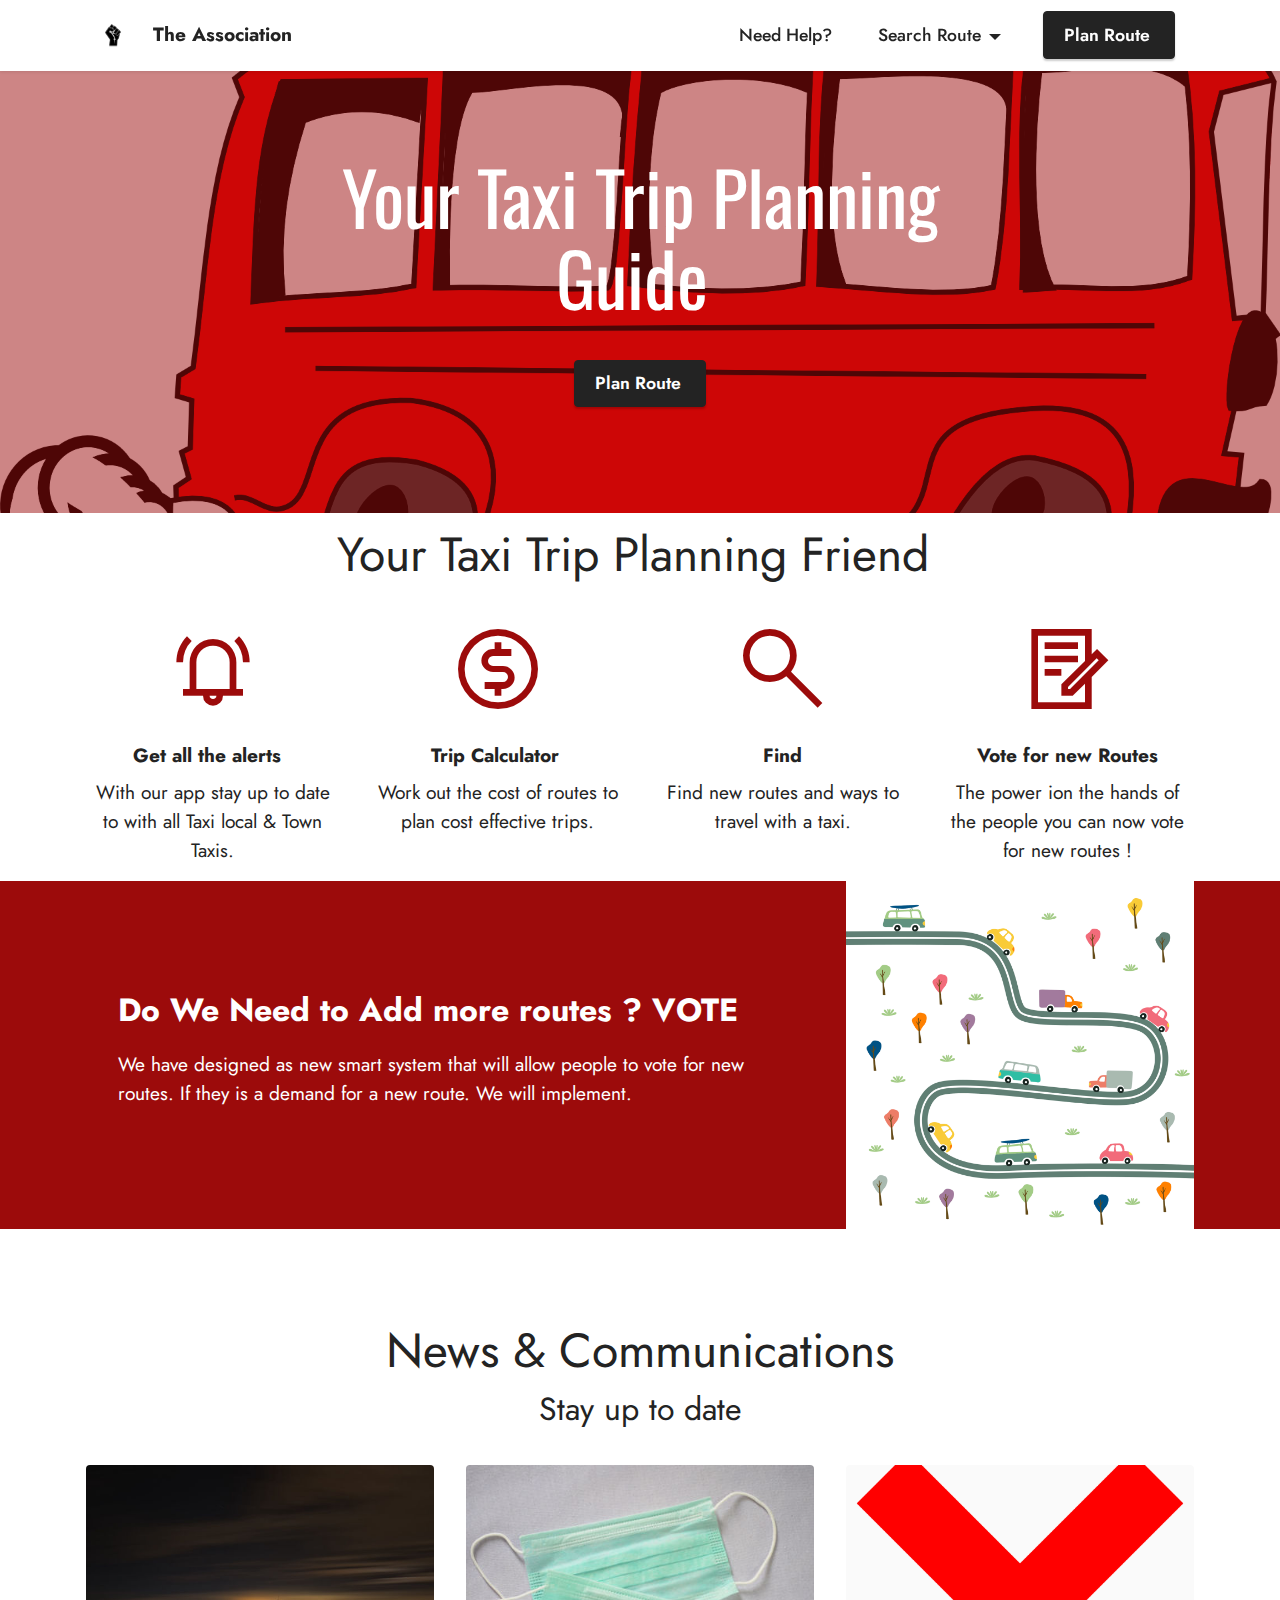
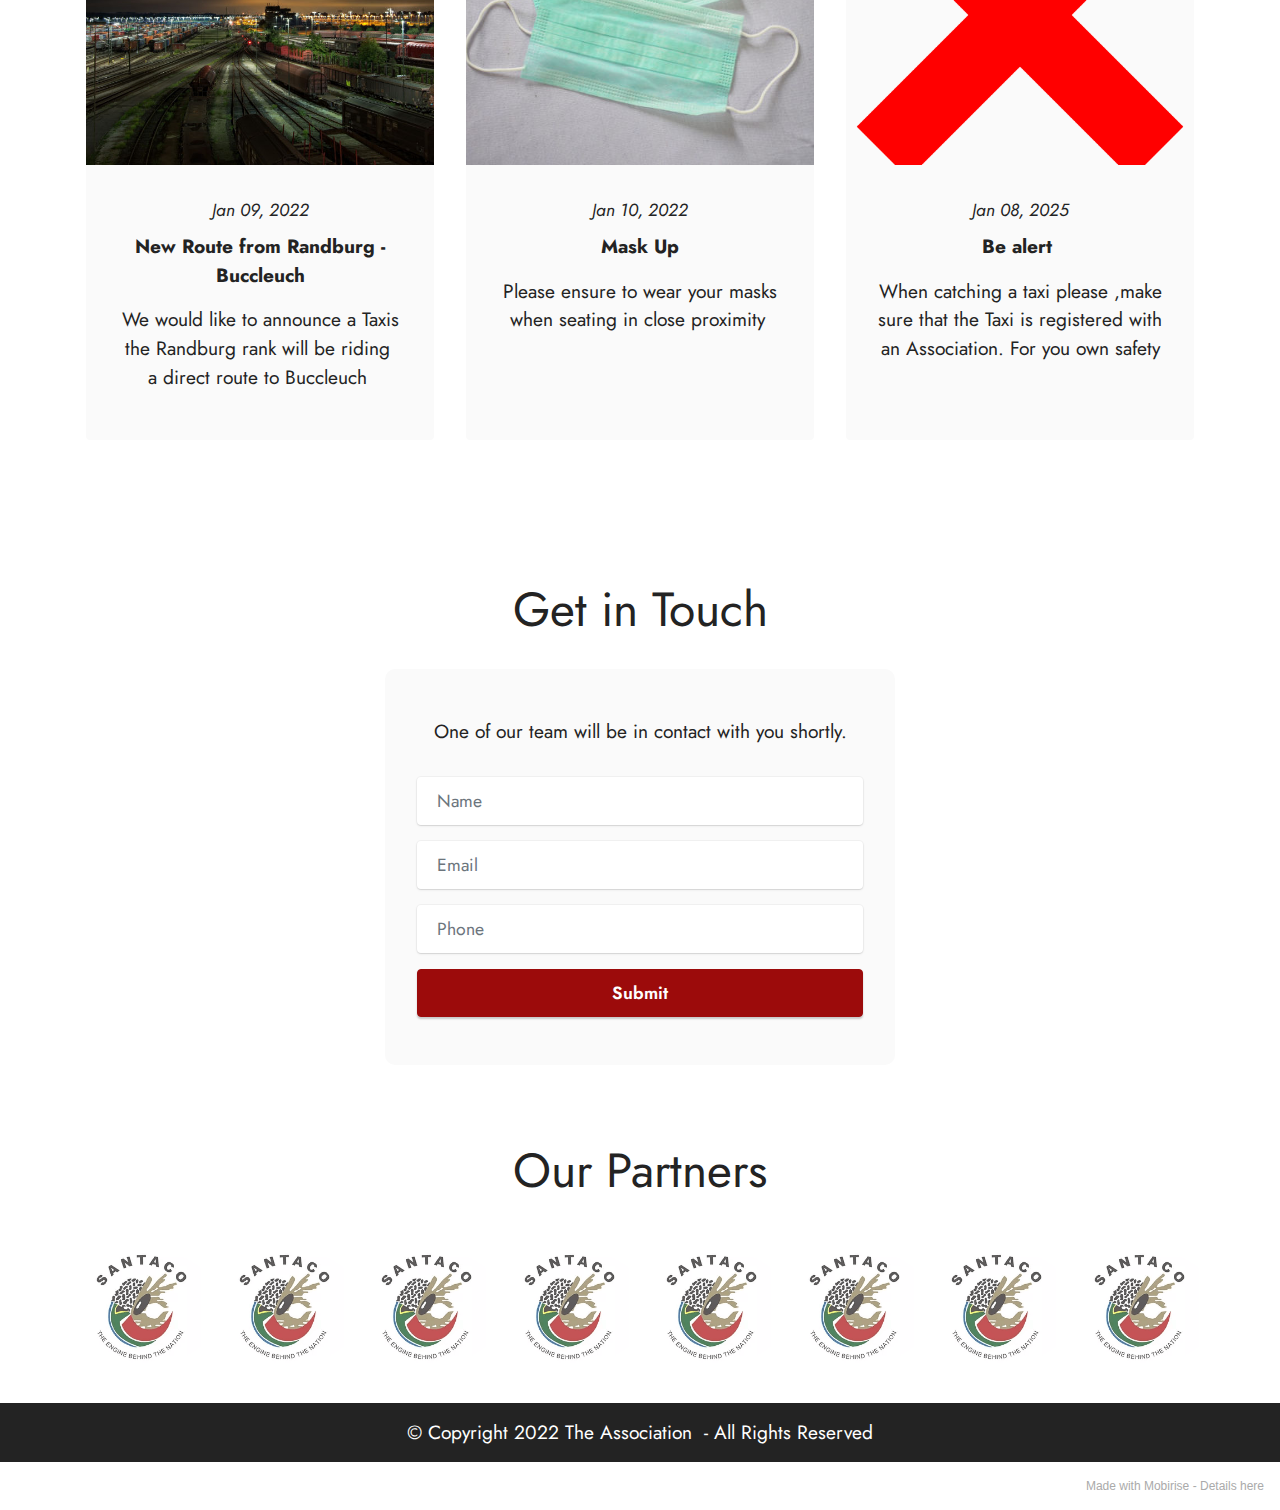
<file: index.html>
<!DOCTYPE html>
<html  >
<head>
  <!-- Site made with Mobirise Website Builder v5.6.0, https://mobirise.com -->
  <meta charset="UTF-8">
  <meta http-equiv="X-UA-Compatible" content="IE=edge">
  <meta name="generator" content="Mobirise v5.6.0, mobirise.com">
  <meta name="viewport" content="width=device-width, initial-scale=1, minimum-scale=1">
  <link rel="shortcut icon" href="assets/images/untitled-design.png" type="image/x-icon">
  <meta name="description" content="">
  
  
  <title>Home</title>
  <link rel="stylesheet" href="assets/web/assets/mobirise-icons2/mobirise2.css">
  <link rel="stylesheet" href="assets/bootstrap/css/bootstrap.min.css">
  <link rel="stylesheet" href="assets/bootstrap/css/bootstrap-grid.min.css">
  <link rel="stylesheet" href="assets/bootstrap/css/bootstrap-reboot.min.css">
  <link rel="stylesheet" href="assets/dropdown/css/style.css">
  <link rel="stylesheet" href="assets/socicon/css/styles.css">
  <link rel="stylesheet" href="assets/theme/css/style.css">
  <link rel="preload" href="https://fonts.googleapis.com/css?family=Oswald:200,300,400,500,600,700&display=swap" as="style" onload="this.onload=null;this.rel='stylesheet'">
  <noscript><link rel="stylesheet" href="https://fonts.googleapis.com/css?family=Oswald:200,300,400,500,600,700&display=swap"></noscript>
  <link rel="preload" href="https://fonts.googleapis.com/css?family=Jost:100,200,300,400,500,600,700,800,900,100i,200i,300i,400i,500i,600i,700i,800i,900i&display=swap" as="style" onload="this.onload=null;this.rel='stylesheet'">
  <noscript><link rel="stylesheet" href="https://fonts.googleapis.com/css?family=Jost:100,200,300,400,500,600,700,800,900,100i,200i,300i,400i,500i,600i,700i,800i,900i&display=swap"></noscript>
  <link rel="preload" as="style" href="assets/mobirise/css/mbr-additional.css"><link rel="stylesheet" href="assets/mobirise/css/mbr-additional.css" type="text/css">
  
  
  
  
</head>
<body>
  
  <section data-bs-version="5.1" class="menu menu2 cid-sXxh6Tuwpc" once="menu" id="menu2-0">
    
    <nav class="navbar navbar-dropdown navbar-fixed-top navbar-expand-lg">
        <div class="container">
            <div class="navbar-brand">
                <span class="navbar-logo">
                    <a href="https://mobiri.se">
                        <img src="assets/images/untitled-design.png" alt="Mobirise" style="height: 3rem;">
                    </a>
                </span>
                <span class="navbar-caption-wrap"><a class="navbar-caption text-black text-primary display-7" href="index.html">The Association</a></span>
            </div>
            <button class="navbar-toggler" type="button" data-toggle="collapse" data-bs-toggle="collapse" data-target="#navbarSupportedContent" data-bs-target="#navbarSupportedContent" aria-controls="navbarNavAltMarkup" aria-expanded="false" aria-label="Toggle navigation">
                <div class="hamburger">
                    <span></span>
                    <span></span>
                    <span></span>
                    <span></span>
                </div>
            </button>
            <div class="collapse navbar-collapse" id="navbarSupportedContent">
                <ul class="navbar-nav nav-dropdown" data-app-modern-menu="true"><li class="nav-item"><a class="nav-link link text-black text-primary display-4" href="page10.html">Need Help?</a>
                    </li><li class="nav-item dropdown"><a class="nav-link link dropdown-toggle text-black show display-4" href="https://mobiri.se" data-toggle="dropdown-submenu" data-bs-toggle="dropdown" data-bs-auto-close="outside" aria-expanded="false">Search Route</a><div class="dropdown-menu show" aria-labelledby="dropdown-undefined" data-bs-popper="none"><div class="dropdown"><a class="dropdown-item dropdown-toggle text-black display-4" href="page1.html" data-toggle="dropdown-submenu" data-bs-toggle="dropdown" data-bs-auto-close="outside" aria-expanded="false">Gauteng</a><div class="dropdown-menu dropdown-submenu" aria-labelledby="dropdown-undefined"><a class="dropdown-item text-black display-4" href="page1.html">Johannesburg</a><a class="dropdown-item show text-black display-4" href="page1.html">Johannesburg South</a><a class="dropdown-item text-black display-4" href="page1.html">New Item</a><a class="dropdown-item text-black show display-4" href="page1.html">New Item</a><a class="dropdown-item text-black show display-4" href="page1.html">New Item</a></div></div><a class="show dropdown-item text-black display-4" href="page2.html">Kwa-Zulu-Natal</a><a class="show dropdown-item text-black display-4" href="page5.html">Western Cape</a><a class="show dropdown-item text-black display-4" href="page8.html">Limpopo</a><a class="show dropdown-item text-black display-4" href="page4.html">Mpumalanga&nbsp;</a><a class="show dropdown-item text-black display-4" href="page3.html">Free State</a><a class="dropdown-item text-black display-4" href="page9.html">Eastern Cape</a><a class="show dropdown-item text-black display-4" href="page7.html">North West</a><a class="show dropdown-item text-black display-4" href="page6.html">Northern Cape</a></div></li></ul>
                
                <div class="navbar-buttons mbr-section-btn"><a class="btn btn-black display-4" href="https://mobiri.se">Plan Route&nbsp;</a></div>
            </div>
        </div>
    </nav>
</section>

<section data-bs-version="5.1" class="info1 cid-sXxlnWR01H" id="info1-1">
    
    <div class="mbr-overlay" style="opacity: 0.5; background-color: rgb(156, 11, 11);"></div>
    <div class="align-center container">
        <div class="row justify-content-center">
            <div class="col-12 col-lg-8">
                <h3 class="mbr-section-title mb-4 mbr-fonts-style display-1">Your Taxi Trip Planning Guide&nbsp;</h3>
                
                <div class="mbr-section-btn"><a class="btn btn-black display-4" href="https://mobiri.se">Plan Route&nbsp;</a></div>
            </div>
        </div>
    </div>
</section>

<section data-bs-version="5.1" class="features1 cid-sXJrOn7ew1" id="features1-l">
    

    
    <div class="container">
        <div class="row">
            <div class="col-12">
                <h3 class="mbr-section-title mbr-fonts-style align-center mb-0 display-2">Your Taxi Trip Planning Friend&nbsp;</h3>
                
            </div>
        </div>
        <div class="row">
            <div class="card col-12 col-md-6 col-lg-3">
                <div class="card-wrapper">
                    <div class="card-box align-center">
                        <div class="iconfont-wrapper">
                            <span class="mbr-iconfont mobi-mbri-alert mobi-mbri" style="color: rgb(156, 11, 11); fill: rgb(156, 11, 11);"></span>
                        </div>
                        <h5 class="card-title mbr-fonts-style display-7"><strong>Get all the alerts&nbsp;&nbsp;</strong></h5>
                        <p class="card-text mbr-fonts-style display-7">With our app stay up to date to with all Taxi local &amp; Town Taxis.</p>
                    </div>
                </div>
            </div>
            <div class="card col-12 col-md-6 col-lg-3">
                <div class="card-wrapper">
                    <div class="card-box align-center">
                        <div class="iconfont-wrapper">
                            <span class="mbr-iconfont mobi-mbri-cash mobi-mbri" style="color: rgb(156, 11, 11); fill: rgb(156, 11, 11);"></span>
                        </div>
                        <h5 class="card-title mbr-fonts-style display-7"><strong>Trip Calculator&nbsp;</strong></h5>
                        <p class="card-text mbr-fonts-style display-7">Work out the cost of routes to plan cost effective trips.</p>
                    </div>
                </div>
            </div>
            <div class="card col-12 col-md-6 col-lg-3">
                <div class="card-wrapper">
                    <div class="card-box align-center">
                        <div class="iconfont-wrapper">
                            <span class="mbr-iconfont mobi-mbri-search mobi-mbri" style="color: rgb(156, 11, 11); fill: rgb(156, 11, 11);"></span>
                        </div>
                        <h5 class="card-title mbr-fonts-style display-7"><strong>Find</strong></h5>
                        <p class="card-text mbr-fonts-style display-7">Find new routes and ways to travel with a taxi.</p>
                    </div>
                </div>
            </div>
            <div class="card col-12 col-md-6 col-lg-3">
                <div class="card-wrapper">
                    <div class="card-box align-center">
                        <div class="iconfont-wrapper">
                            <span class="mbr-iconfont mobi-mbri-contact-form mobi-mbri" style="color: rgb(156, 11, 11); fill: rgb(156, 11, 11);"></span>
                        </div>
                        <h5 class="card-title mbr-fonts-style display-7"><strong>Vote for new Routes</strong></h5>
                        <p class="card-text mbr-fonts-style display-7">The power ion the hands of the people you can now vote for new routes !</p>
                    </div>
                </div>
            </div>
        </div>
    </div>
</section>

<section data-bs-version="5.1" class="image2 cid-sXJoNP9lO8" id="image2-6">
    

    

    <div class="container">
        <div class="row align-items-center">
            <div class="col-12 col-lg-4">
                <div class="image-wrapper">
                    <img src="assets/images/mbr-1256x1256.png" alt="Mobirise">
                    
                </div>
            </div>
            <div class="col-12 col-lg">
                <div class="text-wrapper">
                    <h3 class="mbr-section-title mbr-fonts-style mb-3 display-5"><strong>Do We Need to Add more routes ? VOTE</strong></h3>
                    <p class="mbr-text mbr-fonts-style display-7">We have designed as new smart system that will allow people to vote for new routes. If they is a demand for a new route. We will implement.&nbsp;</p>
                </div>
            </div>
        </div>
    </div>
</section>

<section data-bs-version="5.1" class="content3 cid-sXYTlTnni2" id="content3-s">
    
    
    <div class="container">
        <div class="mbr-section-head">
            <h4 class="mbr-section-title mbr-fonts-style align-center mb-0 display-2">News &amp; Communications</h4>
            <h5 class="mbr-section-subtitle mbr-fonts-style align-center mb-0 mt-2 display-5">Stay up to date</h5>
        </div>
        <div class="row mt-4">
            
            <div class="item features-image сol-12 col-md-6 col-lg-4 active">
                <div class="item-wrapper">
                    <div class="item-img">
                        <img src="assets/images/mbr-816x540.jpg" alt="" title="" data-slide-to="0" data-bs-slide-to="0">
                    </div>
                    <div class="item-content">
                        <h5 class="item-title mbr-fonts-style display-4"><em>Jan 09, 2022</em></h5>
                        <h6 class="item-subtitle mbr-fonts-style mt-1 display-7"><strong>New Route from Randburg - Buccleuch</strong></h6>
                        <p class="mbr-text mbr-fonts-style mt-3 display-7">We would like to announce a Taxis the Randburg rank will be riding&nbsp; a direct route to Buccleuch&nbsp;</p>
                    </div>
                    
                </div>
            </div><div class="item features-image сol-12 col-md-6 col-lg-4">
                <div class="item-wrapper">
                    <div class="item-img">
                        <img src="assets/images/mbr-575x383.jpg" alt="" title="" data-slide-to="1" data-bs-slide-to="1">
                    </div>
                    <div class="item-content">
                        <h5 class="item-title mbr-fonts-style display-4"><em>Jan 10, 2022</em></h5>
                        <h6 class="item-subtitle mbr-fonts-style mt-1 display-7"><strong>Mask Up</strong></h6>
                        <p class="mbr-text mbr-fonts-style mt-3 display-7">Please ensure to wear your masks when seating in close proximity&nbsp;</p>
                    </div>
                    
                </div>
            </div>
            <div class="item features-image сol-12 col-md-6 col-lg-4">
                <div class="item-wrapper">
                    <div class="item-img">
                        <img src="assets/images/mbr-1-575x575.png" alt="" title="">
                    </div>
                    <div class="item-content">
                        <h5 class="item-title mbr-fonts-style display-4"><em>Jan 08, 2025</em></h5>
                        <h6 class="item-subtitle mbr-fonts-style mt-1 display-7"><strong>Be alert&nbsp;</strong></h6>
                        <p class="mbr-text mbr-fonts-style mt-3 display-7">When catching a taxi please ,make sure that the Taxi is registered with an Association. For you own safety</p>
                    </div>
                    
                </div>
            </div>

        </div>
    </div>
</section>

<section data-bs-version="5.1" class="form7 cid-sXJx7McPWF" id="form7-p">
    
    
    <div class="container">
        <div class="mbr-section-head">
            <h3 class="mbr-section-title mbr-fonts-style align-center mb-0 display-2">
                Get in Touch
            </h3>
            
        </div>
        <div class="row justify-content-center mt-4">
            <div class="col-lg-8 mx-auto mbr-form">
                <form action="https://mobirise.eu/" method="POST" data-rcpha_sitekey="" data-rcpha_secretkey="" class="mbr-form form-with-styler mx-auto">
                    <p class="mbr-text mbr-fonts-style align-center mb-4 display-7">
                        One of our team will be in contact with you shortly.
                    </p>
                    <div class="row">
                        
                        <div hidden="hidden" data-form-alert-danger="" class="alert alert-danger col-12">
                            Oops...! some problem!
                        </div>
                    </div>
                    <div class="dragArea row">
                        <div class="col-lg-12 col-md-12 col-sm-12 form-group mb-3" data-for="name">
                            <input type="text" name="name" placeholder="Name" data-form-field="name" class="form-control" value="" id="name-form7-p">
                        </div>
                        <div class="col-lg-12 col-md-12 col-sm-12 form-group mb-3" data-for="email">
                            <input type="email" name="email" placeholder="Email" data-form-field="email" class="form-control" value="" id="email-form7-p">
                        </div>
                        <div data-for="phone" class="col-lg-12 col-md-12 col-sm-12 form-group mb-3">
                            <input type="tel" name="phone" placeholder="Phone" data-form-field="phone" class="form-control" value="" id="phone-form7-p">
                        </div>
                        <div class="col-auto mbr-section-btn align-center"><button type="submit" class="btn btn-primary display-4">Submit</button></div>
                    </div>
                </form>
            </div>
        </div>
    </div>
</section>

<section data-bs-version="5.1" class="clients1 cid-sXJwW0tpLX" id="clients1-m">
    
    <div class="images-container container">
        <div class="mbr-section-head">
            <h3 class="mbr-section-title mbr-fonts-style align-center mb-0 display-2">
                Our Partners</h3>
            
            
        </div>
        <div class="row justify-content-center mt-4">
            <div class="col-md-3 card">
                <img src="assets/images/partnerlogo-214x223.png" alt="">
            </div>
            <div class="col-md-3 card">
                <img src="assets/images/partnerlogo-214x223.png" alt="">
            </div>
            <div class="col-md-3 card">
                <img src="assets/images/partnerlogo-214x223.png" alt="">
            </div>
            <div class="col-md-3 card">
                <img src="assets/images/partnerlogo-214x223.png" alt="">
            </div>
            <div class="col-md-3 card">
                <img src="assets/images/partnerlogo-214x223.png" alt="">
            </div>
            <div class="col-md-3 card">
                <img src="assets/images/partnerlogo-214x223.png" alt="">
            </div>
            <div class="col-md-3 card">
                <img src="assets/images/partnerlogo-214x223.png" alt="">
            </div>
            <div class="col-md-3 card">
                <img src="assets/images/partnerlogo-214x223.png" alt="">
            </div>
        </div>
    </div>
</section>

<section data-bs-version="5.1" class="footer7 cid-sXJxdNyRFa" once="footers" id="footer7-r">

    

    

    <div class="container">
        <div class="media-container-row align-center mbr-white">
            <div class="col-12">
                <p class="mbr-text mb-0 mbr-fonts-style display-7">
                    © Copyright 2022 The Association&nbsp; - All Rights Reserved
                </p>
            </div>
        </div>
    </div>
</section><section style="background-color: #fff; font-family: -apple-system, BlinkMacSystemFont, 'Segoe UI', 'Roboto', 'Helvetica Neue', Arial, sans-serif; color:#aaa; font-size:12px; padding: 0; align-items: center; display: flex;"><a href="https://mobirise.site/j" style="flex: 1 1; height: 3rem; padding-left: 1rem;"></a><p style="flex: 0 0 auto; margin:0; padding-right:1rem;">Made with Mobirise - <a href="https://mobirise.site/l" style="color:#aaa;">Details here</a></p></section><script src="assets/bootstrap/js/bootstrap.bundle.min.js"></script>  <script src="assets/smoothscroll/smooth-scroll.js"></script>  <script src="assets/ytplayer/index.js"></script>  <script src="assets/dropdown/js/navbar-dropdown.js"></script>  <script src="assets/theme/js/script.js"></script>  
  
  
</body>
</html>
</file>
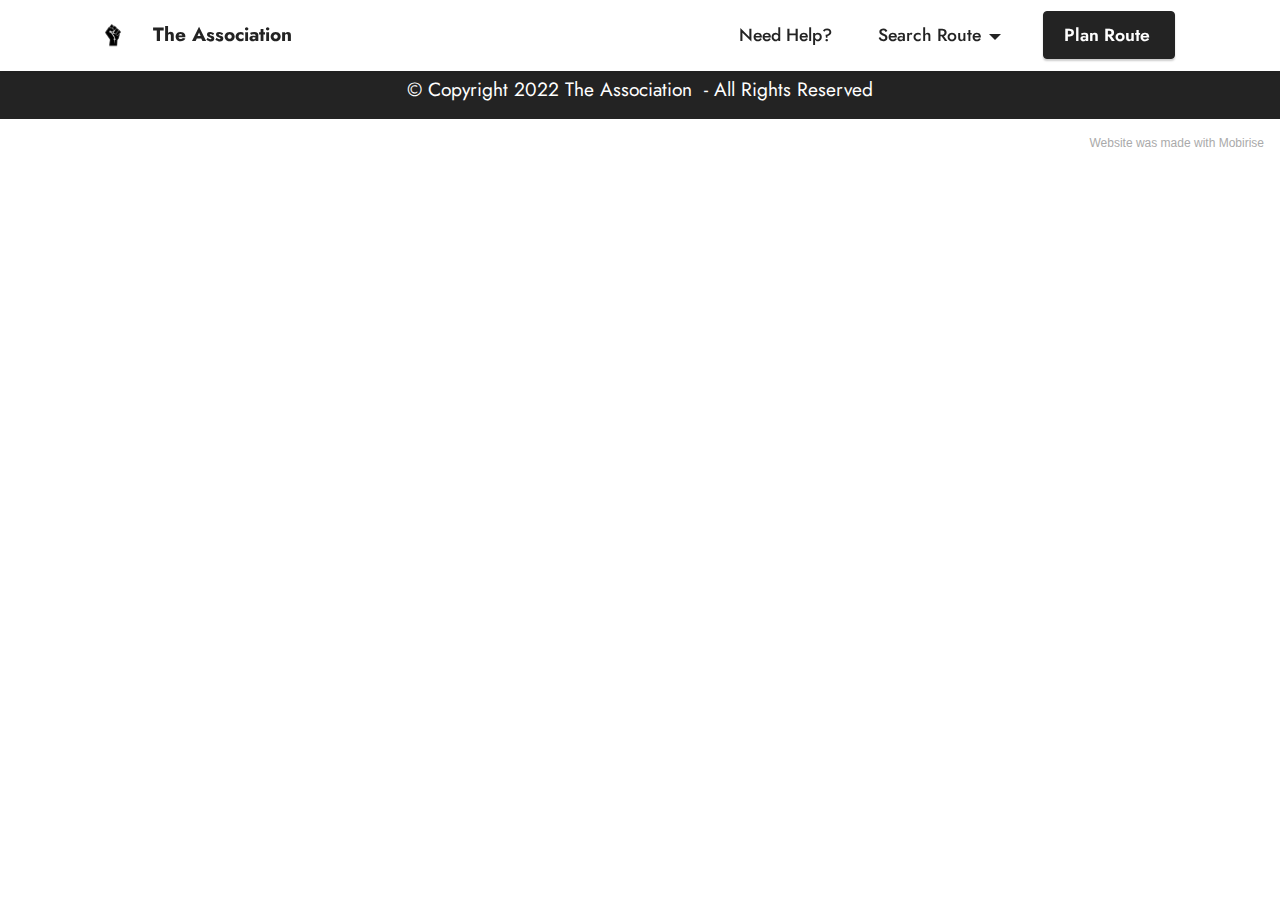
<file: page1.html>
<!DOCTYPE html>
<html  >
<head>
  <!-- Site made with Mobirise Website Builder v5.6.0, https://mobirise.com -->
  <meta charset="UTF-8">
  <meta http-equiv="X-UA-Compatible" content="IE=edge">
  <meta name="generator" content="Mobirise v5.6.0, mobirise.com">
  <meta name="viewport" content="width=device-width, initial-scale=1, minimum-scale=1">
  <link rel="shortcut icon" href="assets/images/untitled-design.png" type="image/x-icon">
  <meta name="description" content="">
  
  
  <title>GP</title>
  <link rel="stylesheet" href="assets/bootstrap/css/bootstrap.min.css">
  <link rel="stylesheet" href="assets/bootstrap/css/bootstrap-grid.min.css">
  <link rel="stylesheet" href="assets/bootstrap/css/bootstrap-reboot.min.css">
  <link rel="stylesheet" href="assets/dropdown/css/style.css">
  <link rel="stylesheet" href="assets/socicon/css/styles.css">
  <link rel="stylesheet" href="assets/theme/css/style.css">
  <link rel="preload" href="https://fonts.googleapis.com/css?family=Oswald:200,300,400,500,600,700&display=swap" as="style" onload="this.onload=null;this.rel='stylesheet'">
  <noscript><link rel="stylesheet" href="https://fonts.googleapis.com/css?family=Oswald:200,300,400,500,600,700&display=swap"></noscript>
  <link rel="preload" href="https://fonts.googleapis.com/css?family=Jost:100,200,300,400,500,600,700,800,900,100i,200i,300i,400i,500i,600i,700i,800i,900i&display=swap" as="style" onload="this.onload=null;this.rel='stylesheet'">
  <noscript><link rel="stylesheet" href="https://fonts.googleapis.com/css?family=Jost:100,200,300,400,500,600,700,800,900,100i,200i,300i,400i,500i,600i,700i,800i,900i&display=swap"></noscript>
  <link rel="preload" as="style" href="assets/mobirise/css/mbr-additional.css"><link rel="stylesheet" href="assets/mobirise/css/mbr-additional.css" type="text/css">
  
  
  
  
</head>
<body>
  
  <section data-bs-version="5.1" class="menu menu2 cid-sXxh6Tuwpc" once="menu" id="menu2-c">
    
    <nav class="navbar navbar-dropdown navbar-fixed-top navbar-expand-lg">
        <div class="container">
            <div class="navbar-brand">
                <span class="navbar-logo">
                    <a href="https://mobiri.se">
                        <img src="assets/images/untitled-design.png" alt="Mobirise" style="height: 3rem;">
                    </a>
                </span>
                <span class="navbar-caption-wrap"><a class="navbar-caption text-black text-primary display-7" href="index.html">The Association</a></span>
            </div>
            <button class="navbar-toggler" type="button" data-toggle="collapse" data-bs-toggle="collapse" data-target="#navbarSupportedContent" data-bs-target="#navbarSupportedContent" aria-controls="navbarNavAltMarkup" aria-expanded="false" aria-label="Toggle navigation">
                <div class="hamburger">
                    <span></span>
                    <span></span>
                    <span></span>
                    <span></span>
                </div>
            </button>
            <div class="collapse navbar-collapse" id="navbarSupportedContent">
                <ul class="navbar-nav nav-dropdown" data-app-modern-menu="true"><li class="nav-item"><a class="nav-link link text-black text-primary display-4" href="page10.html">Need Help?</a>
                    </li><li class="nav-item dropdown"><a class="nav-link link dropdown-toggle text-black show display-4" href="https://mobiri.se" data-toggle="dropdown-submenu" data-bs-toggle="dropdown" data-bs-auto-close="outside" aria-expanded="false">Search Route</a><div class="dropdown-menu show" aria-labelledby="dropdown-undefined" data-bs-popper="none"><div class="dropdown"><a class="dropdown-item dropdown-toggle text-black display-4" href="page1.html" data-toggle="dropdown-submenu" data-bs-toggle="dropdown" data-bs-auto-close="outside" aria-expanded="false">Gauteng</a><div class="dropdown-menu dropdown-submenu" aria-labelledby="dropdown-undefined"><a class="dropdown-item text-black display-4" href="page1.html">Johannesburg</a><a class="dropdown-item show text-black display-4" href="page1.html">Johannesburg South</a><a class="dropdown-item text-black display-4" href="page1.html">New Item</a><a class="dropdown-item text-black show display-4" href="page1.html">New Item</a><a class="dropdown-item text-black show display-4" href="page1.html">New Item</a></div></div><a class="show dropdown-item text-black display-4" href="page2.html">Kwa-Zulu-Natal</a><a class="show dropdown-item text-black display-4" href="page5.html">Western Cape</a><a class="show dropdown-item text-black display-4" href="page8.html">Limpopo</a><a class="show dropdown-item text-black display-4" href="page4.html">Mpumalanga&nbsp;</a><a class="show dropdown-item text-black display-4" href="page3.html">Free State</a><a class="dropdown-item text-black display-4" href="page9.html">Eastern Cape</a><a class="show dropdown-item text-black display-4" href="page7.html">North West</a><a class="show dropdown-item text-black display-4" href="page6.html">Northern Cape</a></div></li></ul>
                
                <div class="navbar-buttons mbr-section-btn"><a class="btn btn-black display-4" href="https://mobiri.se">Plan Route&nbsp;</a></div>
            </div>
        </div>
    </nav>
</section>

<section data-bs-version="5.1" class="footer7 cid-sXJxdNyRFa" once="footers" id="footer7-r">

    

    

    <div class="container">
        <div class="media-container-row align-center mbr-white">
            <div class="col-12">
                <p class="mbr-text mb-0 mbr-fonts-style display-7">
                    © Copyright 2022 The Association&nbsp; - All Rights Reserved
                </p>
            </div>
        </div>
    </div>
</section><section style="background-color: #fff; font-family: -apple-system, BlinkMacSystemFont, 'Segoe UI', 'Roboto', 'Helvetica Neue', Arial, sans-serif; color:#aaa; font-size:12px; padding: 0; align-items: center; display: flex;"><a href="https://mobirise.site/v" style="flex: 1 1; height: 3rem; padding-left: 1rem;"></a><p style="flex: 0 0 auto; margin:0; padding-right:1rem;">Website was <a href="https://mobirise.site/g" style="color:#aaa;">made</a> with Mobirise</p></section><script src="assets/bootstrap/js/bootstrap.bundle.min.js"></script>  <script src="assets/smoothscroll/smooth-scroll.js"></script>  <script src="assets/ytplayer/index.js"></script>  <script src="assets/dropdown/js/navbar-dropdown.js"></script>  <script src="assets/theme/js/script.js"></script>  
  
  
</body>
</html>
</file>
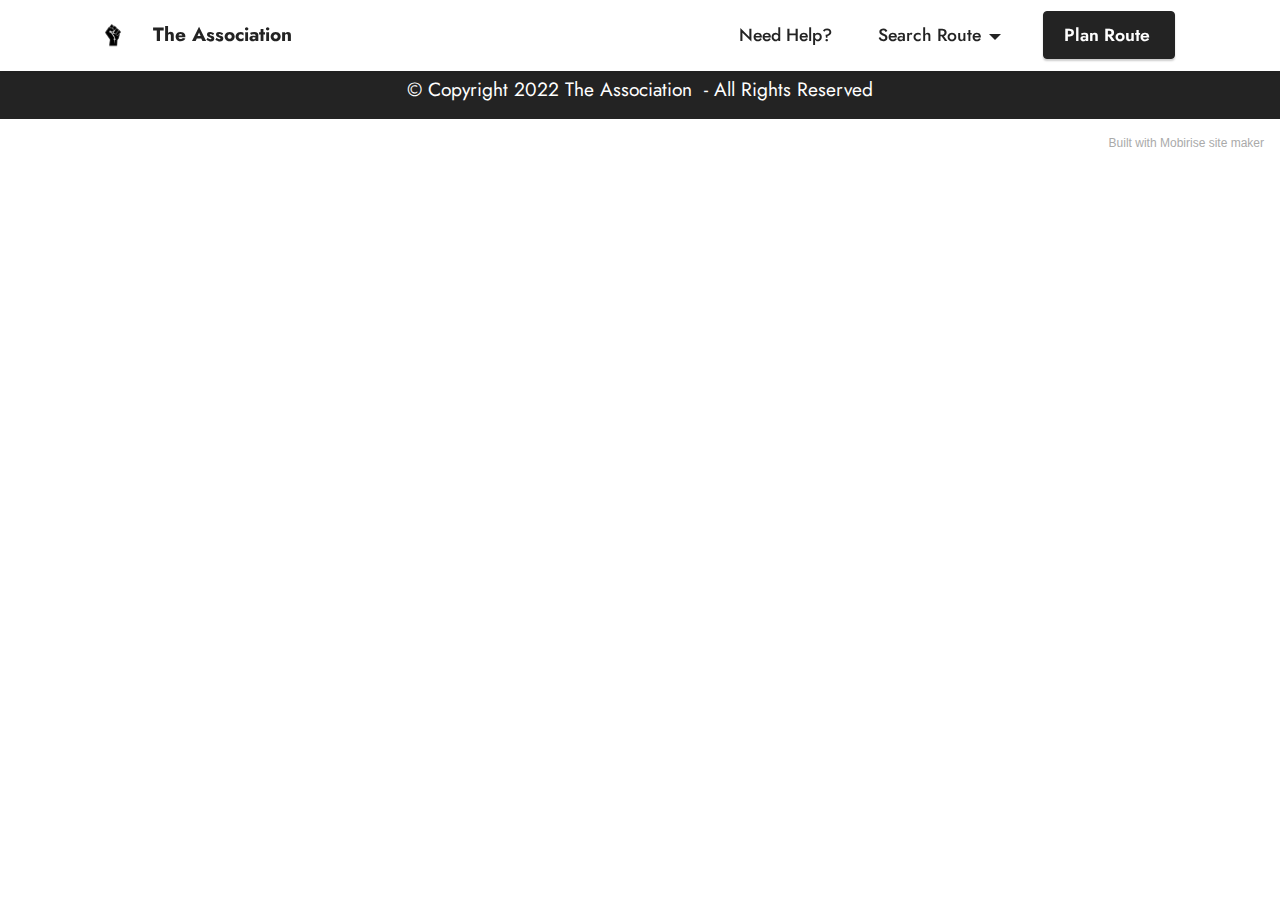
<file: page10.html>
<!DOCTYPE html>
<html  >
<head>
  <!-- Site made with Mobirise Website Builder v5.6.0, https://mobirise.com -->
  <meta charset="UTF-8">
  <meta http-equiv="X-UA-Compatible" content="IE=edge">
  <meta name="generator" content="Mobirise v5.6.0, mobirise.com">
  <meta name="viewport" content="width=device-width, initial-scale=1, minimum-scale=1">
  <link rel="shortcut icon" href="assets/images/untitled-design.png" type="image/x-icon">
  <meta name="description" content="">
  
  
  <title>help &amp; Info</title>
  <link rel="stylesheet" href="assets/bootstrap/css/bootstrap.min.css">
  <link rel="stylesheet" href="assets/bootstrap/css/bootstrap-grid.min.css">
  <link rel="stylesheet" href="assets/bootstrap/css/bootstrap-reboot.min.css">
  <link rel="stylesheet" href="assets/dropdown/css/style.css">
  <link rel="stylesheet" href="assets/socicon/css/styles.css">
  <link rel="stylesheet" href="assets/theme/css/style.css">
  <link rel="preload" href="https://fonts.googleapis.com/css?family=Oswald:200,300,400,500,600,700&display=swap" as="style" onload="this.onload=null;this.rel='stylesheet'">
  <noscript><link rel="stylesheet" href="https://fonts.googleapis.com/css?family=Oswald:200,300,400,500,600,700&display=swap"></noscript>
  <link rel="preload" href="https://fonts.googleapis.com/css?family=Jost:100,200,300,400,500,600,700,800,900,100i,200i,300i,400i,500i,600i,700i,800i,900i&display=swap" as="style" onload="this.onload=null;this.rel='stylesheet'">
  <noscript><link rel="stylesheet" href="https://fonts.googleapis.com/css?family=Jost:100,200,300,400,500,600,700,800,900,100i,200i,300i,400i,500i,600i,700i,800i,900i&display=swap"></noscript>
  <link rel="preload" as="style" href="assets/mobirise/css/mbr-additional.css"><link rel="stylesheet" href="assets/mobirise/css/mbr-additional.css" type="text/css">
  
  
  
  
</head>
<body>
  
  <section data-bs-version="5.1" class="menu menu2 cid-sXxh6Tuwpc" once="menu" id="menu2-t">
    
    <nav class="navbar navbar-dropdown navbar-fixed-top navbar-expand-lg">
        <div class="container">
            <div class="navbar-brand">
                <span class="navbar-logo">
                    <a href="https://mobiri.se">
                        <img src="assets/images/untitled-design.png" alt="Mobirise" style="height: 3rem;">
                    </a>
                </span>
                <span class="navbar-caption-wrap"><a class="navbar-caption text-black text-primary display-7" href="index.html">The Association</a></span>
            </div>
            <button class="navbar-toggler" type="button" data-toggle="collapse" data-bs-toggle="collapse" data-target="#navbarSupportedContent" data-bs-target="#navbarSupportedContent" aria-controls="navbarNavAltMarkup" aria-expanded="false" aria-label="Toggle navigation">
                <div class="hamburger">
                    <span></span>
                    <span></span>
                    <span></span>
                    <span></span>
                </div>
            </button>
            <div class="collapse navbar-collapse" id="navbarSupportedContent">
                <ul class="navbar-nav nav-dropdown" data-app-modern-menu="true"><li class="nav-item"><a class="nav-link link text-black text-primary display-4" href="page10.html">Need Help?</a>
                    </li><li class="nav-item dropdown"><a class="nav-link link dropdown-toggle text-black show display-4" href="https://mobiri.se" data-toggle="dropdown-submenu" data-bs-toggle="dropdown" data-bs-auto-close="outside" aria-expanded="false">Search Route</a><div class="dropdown-menu show" aria-labelledby="dropdown-undefined" data-bs-popper="none"><div class="dropdown"><a class="dropdown-item dropdown-toggle text-black display-4" href="page1.html" data-toggle="dropdown-submenu" data-bs-toggle="dropdown" data-bs-auto-close="outside" aria-expanded="false">Gauteng</a><div class="dropdown-menu dropdown-submenu" aria-labelledby="dropdown-undefined"><a class="dropdown-item text-black display-4" href="page1.html">Johannesburg</a><a class="dropdown-item show text-black display-4" href="page1.html">Johannesburg South</a><a class="dropdown-item text-black display-4" href="page1.html">New Item</a><a class="dropdown-item text-black show display-4" href="page1.html">New Item</a><a class="dropdown-item text-black show display-4" href="page1.html">New Item</a></div></div><a class="show dropdown-item text-black display-4" href="page2.html">Kwa-Zulu-Natal</a><a class="show dropdown-item text-black display-4" href="page5.html">Western Cape</a><a class="show dropdown-item text-black display-4" href="page8.html">Limpopo</a><a class="show dropdown-item text-black display-4" href="page4.html">Mpumalanga&nbsp;</a><a class="show dropdown-item text-black display-4" href="page3.html">Free State</a><a class="dropdown-item text-black display-4" href="page9.html">Eastern Cape</a><a class="show dropdown-item text-black display-4" href="page7.html">North West</a><a class="show dropdown-item text-black display-4" href="page6.html">Northern Cape</a></div></li></ul>
                
                <div class="navbar-buttons mbr-section-btn"><a class="btn btn-black display-4" href="https://mobiri.se">Plan Route&nbsp;</a></div>
            </div>
        </div>
    </nav>
</section>

<section data-bs-version="5.1" class="footer7 cid-sXJxdNyRFa" once="footers" id="footer7-u">

    

    

    <div class="container">
        <div class="media-container-row align-center mbr-white">
            <div class="col-12">
                <p class="mbr-text mb-0 mbr-fonts-style display-7">
                    © Copyright 2022 The Association&nbsp; - All Rights Reserved
                </p>
            </div>
        </div>
    </div>
</section><section style="background-color: #fff; font-family: -apple-system, BlinkMacSystemFont, 'Segoe UI', 'Roboto', 'Helvetica Neue', Arial, sans-serif; color:#aaa; font-size:12px; padding: 0; align-items: center; display: flex;"><a href="https://mobirise.site/g" style="flex: 1 1; height: 3rem; padding-left: 1rem;"></a><p style="flex: 0 0 auto; margin:0; padding-right:1rem;"><a href="https://mobirise.site/i" style="color:#aaa;">Built with Mobirise</a> site maker</p></section><script src="assets/bootstrap/js/bootstrap.bundle.min.js"></script>  <script src="assets/smoothscroll/smooth-scroll.js"></script>  <script src="assets/ytplayer/index.js"></script>  <script src="assets/dropdown/js/navbar-dropdown.js"></script>  <script src="assets/theme/js/script.js"></script>  
  
  
</body>
</html>
</file>
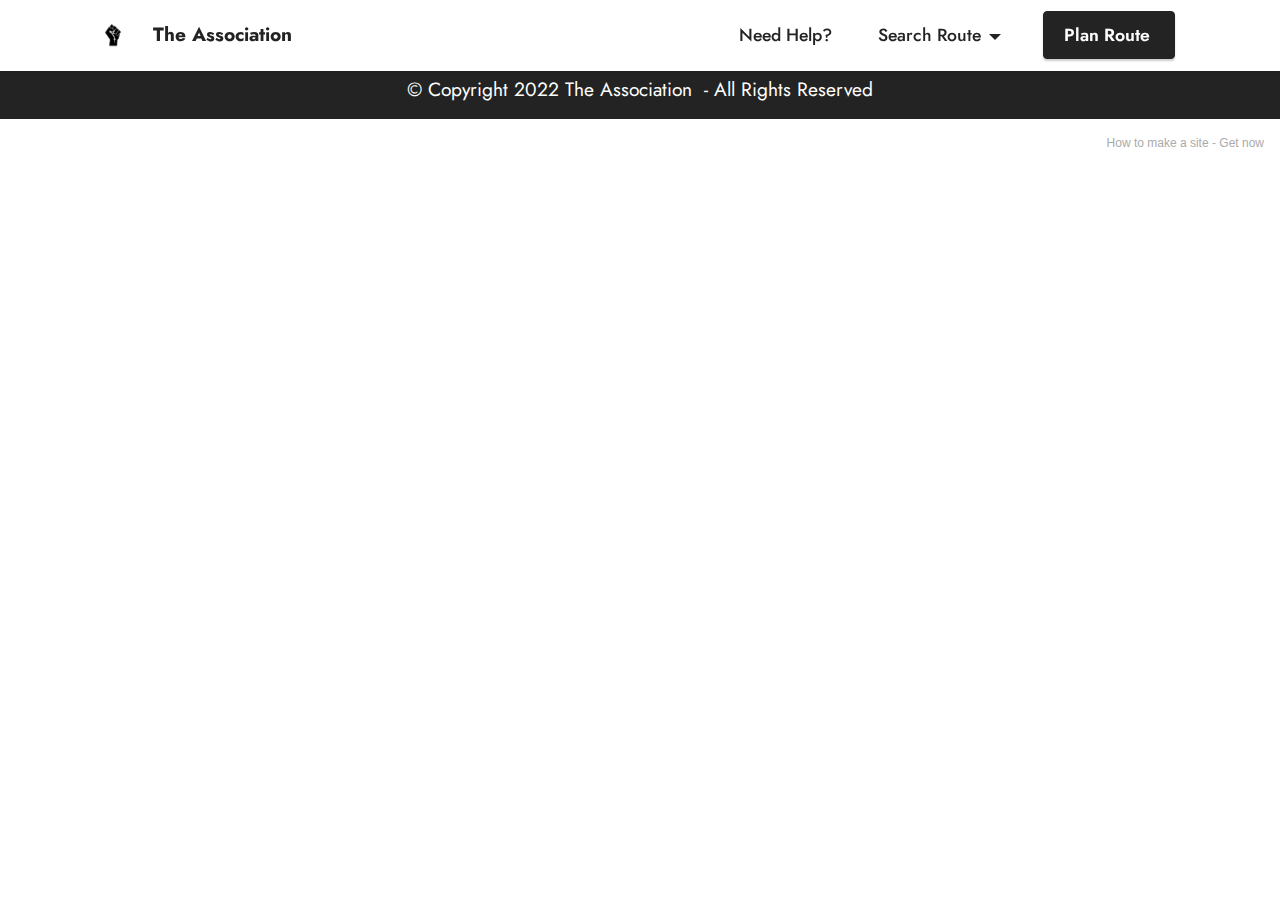
<file: page2.html>
<!DOCTYPE html>
<html  >
<head>
  <!-- Site made with Mobirise Website Builder v5.6.0, https://mobirise.com -->
  <meta charset="UTF-8">
  <meta http-equiv="X-UA-Compatible" content="IE=edge">
  <meta name="generator" content="Mobirise v5.6.0, mobirise.com">
  <meta name="viewport" content="width=device-width, initial-scale=1, minimum-scale=1">
  <link rel="shortcut icon" href="assets/images/untitled-design.png" type="image/x-icon">
  <meta name="description" content="">
  
  
  <title>KZN</title>
  <link rel="stylesheet" href="assets/bootstrap/css/bootstrap.min.css">
  <link rel="stylesheet" href="assets/bootstrap/css/bootstrap-grid.min.css">
  <link rel="stylesheet" href="assets/bootstrap/css/bootstrap-reboot.min.css">
  <link rel="stylesheet" href="assets/dropdown/css/style.css">
  <link rel="stylesheet" href="assets/socicon/css/styles.css">
  <link rel="stylesheet" href="assets/theme/css/style.css">
  <link rel="preload" href="https://fonts.googleapis.com/css?family=Oswald:200,300,400,500,600,700&display=swap" as="style" onload="this.onload=null;this.rel='stylesheet'">
  <noscript><link rel="stylesheet" href="https://fonts.googleapis.com/css?family=Oswald:200,300,400,500,600,700&display=swap"></noscript>
  <link rel="preload" href="https://fonts.googleapis.com/css?family=Jost:100,200,300,400,500,600,700,800,900,100i,200i,300i,400i,500i,600i,700i,800i,900i&display=swap" as="style" onload="this.onload=null;this.rel='stylesheet'">
  <noscript><link rel="stylesheet" href="https://fonts.googleapis.com/css?family=Jost:100,200,300,400,500,600,700,800,900,100i,200i,300i,400i,500i,600i,700i,800i,900i&display=swap"></noscript>
  <link rel="preload" as="style" href="assets/mobirise/css/mbr-additional.css"><link rel="stylesheet" href="assets/mobirise/css/mbr-additional.css" type="text/css">
  
  
  
  
</head>
<body>
  
  <section data-bs-version="5.1" class="menu menu2 cid-sXxh6Tuwpc" once="menu" id="menu2-d">
    
    <nav class="navbar navbar-dropdown navbar-fixed-top navbar-expand-lg">
        <div class="container">
            <div class="navbar-brand">
                <span class="navbar-logo">
                    <a href="https://mobiri.se">
                        <img src="assets/images/untitled-design.png" alt="Mobirise" style="height: 3rem;">
                    </a>
                </span>
                <span class="navbar-caption-wrap"><a class="navbar-caption text-black text-primary display-7" href="index.html">The Association</a></span>
            </div>
            <button class="navbar-toggler" type="button" data-toggle="collapse" data-bs-toggle="collapse" data-target="#navbarSupportedContent" data-bs-target="#navbarSupportedContent" aria-controls="navbarNavAltMarkup" aria-expanded="false" aria-label="Toggle navigation">
                <div class="hamburger">
                    <span></span>
                    <span></span>
                    <span></span>
                    <span></span>
                </div>
            </button>
            <div class="collapse navbar-collapse" id="navbarSupportedContent">
                <ul class="navbar-nav nav-dropdown" data-app-modern-menu="true"><li class="nav-item"><a class="nav-link link text-black text-primary display-4" href="page10.html">Need Help?</a>
                    </li><li class="nav-item dropdown"><a class="nav-link link dropdown-toggle text-black show display-4" href="https://mobiri.se" data-toggle="dropdown-submenu" data-bs-toggle="dropdown" data-bs-auto-close="outside" aria-expanded="false">Search Route</a><div class="dropdown-menu show" aria-labelledby="dropdown-undefined" data-bs-popper="none"><div class="dropdown"><a class="dropdown-item dropdown-toggle text-black display-4" href="page1.html" data-toggle="dropdown-submenu" data-bs-toggle="dropdown" data-bs-auto-close="outside" aria-expanded="false">Gauteng</a><div class="dropdown-menu dropdown-submenu" aria-labelledby="dropdown-undefined"><a class="dropdown-item text-black display-4" href="page1.html">Johannesburg</a><a class="dropdown-item show text-black display-4" href="page1.html">Johannesburg South</a><a class="dropdown-item text-black display-4" href="page1.html">New Item</a><a class="dropdown-item text-black show display-4" href="page1.html">New Item</a><a class="dropdown-item text-black show display-4" href="page1.html">New Item</a></div></div><a class="show dropdown-item text-black display-4" href="page2.html">Kwa-Zulu-Natal</a><a class="show dropdown-item text-black display-4" href="page5.html">Western Cape</a><a class="show dropdown-item text-black display-4" href="page8.html">Limpopo</a><a class="show dropdown-item text-black display-4" href="page4.html">Mpumalanga&nbsp;</a><a class="show dropdown-item text-black display-4" href="page3.html">Free State</a><a class="dropdown-item text-black display-4" href="page9.html">Eastern Cape</a><a class="show dropdown-item text-black display-4" href="page7.html">North West</a><a class="show dropdown-item text-black display-4" href="page6.html">Northern Cape</a></div></li></ul>
                
                <div class="navbar-buttons mbr-section-btn"><a class="btn btn-black display-4" href="https://mobiri.se">Plan Route&nbsp;</a></div>
            </div>
        </div>
    </nav>
</section>

<section data-bs-version="5.1" class="footer7 cid-sXJxdNyRFa" once="footers" id="footer7-r">

    

    

    <div class="container">
        <div class="media-container-row align-center mbr-white">
            <div class="col-12">
                <p class="mbr-text mb-0 mbr-fonts-style display-7">
                    © Copyright 2022 The Association&nbsp; - All Rights Reserved
                </p>
            </div>
        </div>
    </div>
</section><section style="background-color: #fff; font-family: -apple-system, BlinkMacSystemFont, 'Segoe UI', 'Roboto', 'Helvetica Neue', Arial, sans-serif; color:#aaa; font-size:12px; padding: 0; align-items: center; display: flex;"><a href="https://mobirise.site/y" style="flex: 1 1; height: 3rem; padding-left: 1rem;"></a><p style="flex: 0 0 auto; margin:0; padding-right:1rem;">How to make a site - <a href="https://mobirise.site/x" style="color:#aaa;">Get now</a></p></section><script src="assets/bootstrap/js/bootstrap.bundle.min.js"></script>  <script src="assets/smoothscroll/smooth-scroll.js"></script>  <script src="assets/ytplayer/index.js"></script>  <script src="assets/dropdown/js/navbar-dropdown.js"></script>  <script src="assets/theme/js/script.js"></script>  
  
  
</body>
</html>
</file>
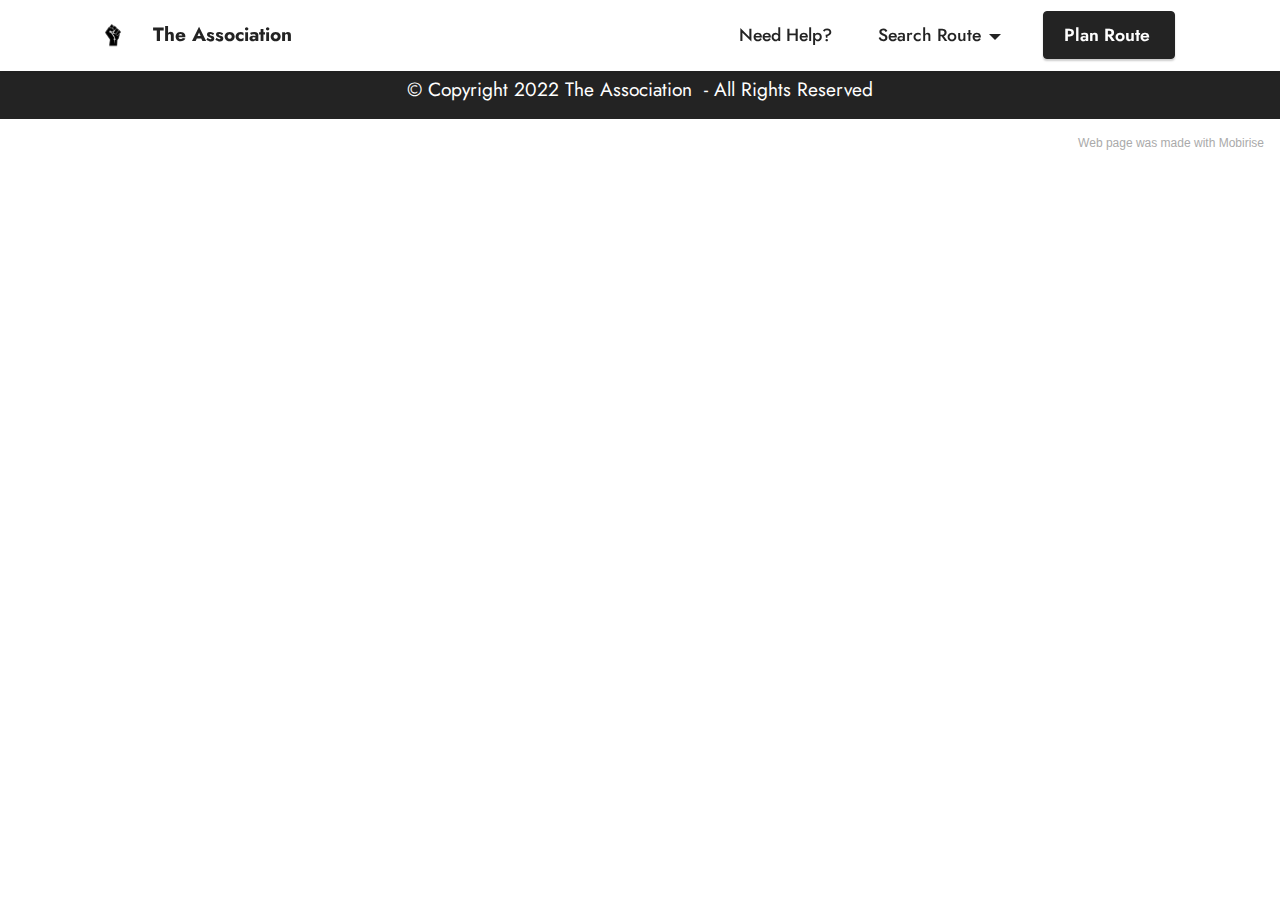
<file: page3.html>
<!DOCTYPE html>
<html  >
<head>
  <!-- Site made with Mobirise Website Builder v5.6.0, https://mobirise.com -->
  <meta charset="UTF-8">
  <meta http-equiv="X-UA-Compatible" content="IE=edge">
  <meta name="generator" content="Mobirise v5.6.0, mobirise.com">
  <meta name="viewport" content="width=device-width, initial-scale=1, minimum-scale=1">
  <link rel="shortcut icon" href="assets/images/untitled-design.png" type="image/x-icon">
  <meta name="description" content="">
  
  
  <title>FS</title>
  <link rel="stylesheet" href="assets/bootstrap/css/bootstrap.min.css">
  <link rel="stylesheet" href="assets/bootstrap/css/bootstrap-grid.min.css">
  <link rel="stylesheet" href="assets/bootstrap/css/bootstrap-reboot.min.css">
  <link rel="stylesheet" href="assets/dropdown/css/style.css">
  <link rel="stylesheet" href="assets/socicon/css/styles.css">
  <link rel="stylesheet" href="assets/theme/css/style.css">
  <link rel="preload" href="https://fonts.googleapis.com/css?family=Oswald:200,300,400,500,600,700&display=swap" as="style" onload="this.onload=null;this.rel='stylesheet'">
  <noscript><link rel="stylesheet" href="https://fonts.googleapis.com/css?family=Oswald:200,300,400,500,600,700&display=swap"></noscript>
  <link rel="preload" href="https://fonts.googleapis.com/css?family=Jost:100,200,300,400,500,600,700,800,900,100i,200i,300i,400i,500i,600i,700i,800i,900i&display=swap" as="style" onload="this.onload=null;this.rel='stylesheet'">
  <noscript><link rel="stylesheet" href="https://fonts.googleapis.com/css?family=Jost:100,200,300,400,500,600,700,800,900,100i,200i,300i,400i,500i,600i,700i,800i,900i&display=swap"></noscript>
  <link rel="preload" as="style" href="assets/mobirise/css/mbr-additional.css"><link rel="stylesheet" href="assets/mobirise/css/mbr-additional.css" type="text/css">
  
  
  
  
</head>
<body>
  
  <section data-bs-version="5.1" class="menu menu2 cid-sXxh6Tuwpc" once="menu" id="menu2-e">
    
    <nav class="navbar navbar-dropdown navbar-fixed-top navbar-expand-lg">
        <div class="container">
            <div class="navbar-brand">
                <span class="navbar-logo">
                    <a href="https://mobiri.se">
                        <img src="assets/images/untitled-design.png" alt="Mobirise" style="height: 3rem;">
                    </a>
                </span>
                <span class="navbar-caption-wrap"><a class="navbar-caption text-black text-primary display-7" href="index.html">The Association</a></span>
            </div>
            <button class="navbar-toggler" type="button" data-toggle="collapse" data-bs-toggle="collapse" data-target="#navbarSupportedContent" data-bs-target="#navbarSupportedContent" aria-controls="navbarNavAltMarkup" aria-expanded="false" aria-label="Toggle navigation">
                <div class="hamburger">
                    <span></span>
                    <span></span>
                    <span></span>
                    <span></span>
                </div>
            </button>
            <div class="collapse navbar-collapse" id="navbarSupportedContent">
                <ul class="navbar-nav nav-dropdown" data-app-modern-menu="true"><li class="nav-item"><a class="nav-link link text-black text-primary display-4" href="page10.html">Need Help?</a>
                    </li><li class="nav-item dropdown"><a class="nav-link link dropdown-toggle text-black show display-4" href="https://mobiri.se" data-toggle="dropdown-submenu" data-bs-toggle="dropdown" data-bs-auto-close="outside" aria-expanded="false">Search Route</a><div class="dropdown-menu show" aria-labelledby="dropdown-undefined" data-bs-popper="none"><div class="dropdown"><a class="dropdown-item dropdown-toggle text-black display-4" href="page1.html" data-toggle="dropdown-submenu" data-bs-toggle="dropdown" data-bs-auto-close="outside" aria-expanded="false">Gauteng</a><div class="dropdown-menu dropdown-submenu" aria-labelledby="dropdown-undefined"><a class="dropdown-item text-black display-4" href="page1.html">Johannesburg</a><a class="dropdown-item show text-black display-4" href="page1.html">Johannesburg South</a><a class="dropdown-item text-black display-4" href="page1.html">New Item</a><a class="dropdown-item text-black show display-4" href="page1.html">New Item</a><a class="dropdown-item text-black show display-4" href="page1.html">New Item</a></div></div><a class="show dropdown-item text-black display-4" href="page2.html">Kwa-Zulu-Natal</a><a class="show dropdown-item text-black display-4" href="page5.html">Western Cape</a><a class="show dropdown-item text-black display-4" href="page8.html">Limpopo</a><a class="show dropdown-item text-black display-4" href="page4.html">Mpumalanga&nbsp;</a><a class="show dropdown-item text-black display-4" href="page3.html">Free State</a><a class="dropdown-item text-black display-4" href="page9.html">Eastern Cape</a><a class="show dropdown-item text-black display-4" href="page7.html">North West</a><a class="show dropdown-item text-black display-4" href="page6.html">Northern Cape</a></div></li></ul>
                
                <div class="navbar-buttons mbr-section-btn"><a class="btn btn-black display-4" href="https://mobiri.se">Plan Route&nbsp;</a></div>
            </div>
        </div>
    </nav>
</section>

<section data-bs-version="5.1" class="footer7 cid-sXJxdNyRFa" once="footers" id="footer7-r">

    

    

    <div class="container">
        <div class="media-container-row align-center mbr-white">
            <div class="col-12">
                <p class="mbr-text mb-0 mbr-fonts-style display-7">
                    © Copyright 2022 The Association&nbsp; - All Rights Reserved
                </p>
            </div>
        </div>
    </div>
</section><section style="background-color: #fff; font-family: -apple-system, BlinkMacSystemFont, 'Segoe UI', 'Roboto', 'Helvetica Neue', Arial, sans-serif; color:#aaa; font-size:12px; padding: 0; align-items: center; display: flex;"><a href="https://mobirise.site/g" style="flex: 1 1; height: 3rem; padding-left: 1rem;"></a><p style="flex: 0 0 auto; margin:0; padding-right:1rem;">Web page <a href="https://mobirise.site/f" style="color:#aaa;">was made</a> with Mobirise</p></section><script src="assets/bootstrap/js/bootstrap.bundle.min.js"></script>  <script src="assets/smoothscroll/smooth-scroll.js"></script>  <script src="assets/ytplayer/index.js"></script>  <script src="assets/dropdown/js/navbar-dropdown.js"></script>  <script src="assets/theme/js/script.js"></script>  
  
  
</body>
</html>
</file>
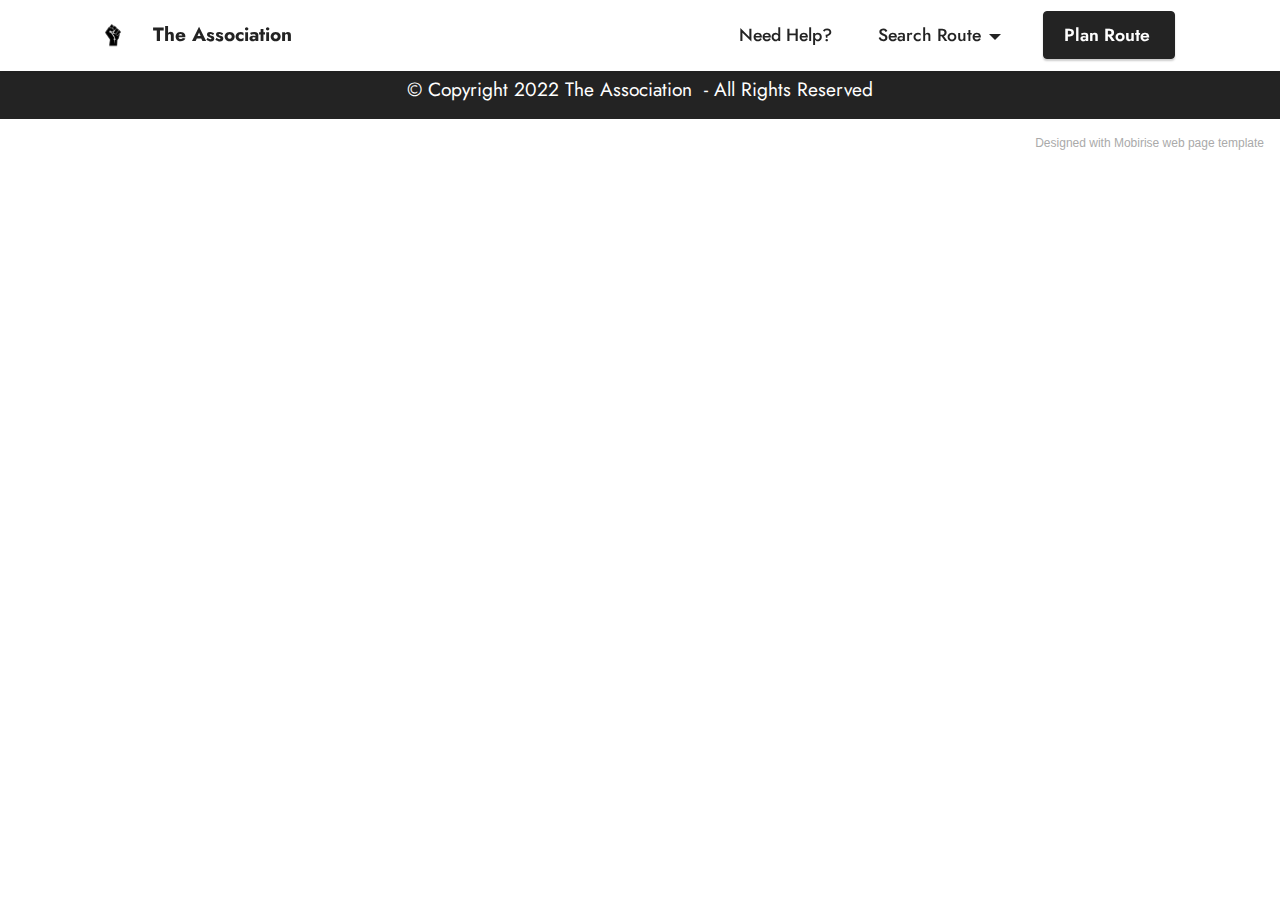
<file: page4.html>
<!DOCTYPE html>
<html  >
<head>
  <!-- Site made with Mobirise Website Builder v5.6.0, https://mobirise.com -->
  <meta charset="UTF-8">
  <meta http-equiv="X-UA-Compatible" content="IE=edge">
  <meta name="generator" content="Mobirise v5.6.0, mobirise.com">
  <meta name="viewport" content="width=device-width, initial-scale=1, minimum-scale=1">
  <link rel="shortcut icon" href="assets/images/untitled-design.png" type="image/x-icon">
  <meta name="description" content="">
  
  
  <title>MP</title>
  <link rel="stylesheet" href="assets/bootstrap/css/bootstrap.min.css">
  <link rel="stylesheet" href="assets/bootstrap/css/bootstrap-grid.min.css">
  <link rel="stylesheet" href="assets/bootstrap/css/bootstrap-reboot.min.css">
  <link rel="stylesheet" href="assets/dropdown/css/style.css">
  <link rel="stylesheet" href="assets/socicon/css/styles.css">
  <link rel="stylesheet" href="assets/theme/css/style.css">
  <link rel="preload" href="https://fonts.googleapis.com/css?family=Oswald:200,300,400,500,600,700&display=swap" as="style" onload="this.onload=null;this.rel='stylesheet'">
  <noscript><link rel="stylesheet" href="https://fonts.googleapis.com/css?family=Oswald:200,300,400,500,600,700&display=swap"></noscript>
  <link rel="preload" href="https://fonts.googleapis.com/css?family=Jost:100,200,300,400,500,600,700,800,900,100i,200i,300i,400i,500i,600i,700i,800i,900i&display=swap" as="style" onload="this.onload=null;this.rel='stylesheet'">
  <noscript><link rel="stylesheet" href="https://fonts.googleapis.com/css?family=Jost:100,200,300,400,500,600,700,800,900,100i,200i,300i,400i,500i,600i,700i,800i,900i&display=swap"></noscript>
  <link rel="preload" as="style" href="assets/mobirise/css/mbr-additional.css"><link rel="stylesheet" href="assets/mobirise/css/mbr-additional.css" type="text/css">
  
  
  
  
</head>
<body>
  
  <section data-bs-version="5.1" class="menu menu2 cid-sXxh6Tuwpc" once="menu" id="menu2-f">
    
    <nav class="navbar navbar-dropdown navbar-fixed-top navbar-expand-lg">
        <div class="container">
            <div class="navbar-brand">
                <span class="navbar-logo">
                    <a href="https://mobiri.se">
                        <img src="assets/images/untitled-design.png" alt="Mobirise" style="height: 3rem;">
                    </a>
                </span>
                <span class="navbar-caption-wrap"><a class="navbar-caption text-black text-primary display-7" href="index.html">The Association</a></span>
            </div>
            <button class="navbar-toggler" type="button" data-toggle="collapse" data-bs-toggle="collapse" data-target="#navbarSupportedContent" data-bs-target="#navbarSupportedContent" aria-controls="navbarNavAltMarkup" aria-expanded="false" aria-label="Toggle navigation">
                <div class="hamburger">
                    <span></span>
                    <span></span>
                    <span></span>
                    <span></span>
                </div>
            </button>
            <div class="collapse navbar-collapse" id="navbarSupportedContent">
                <ul class="navbar-nav nav-dropdown" data-app-modern-menu="true"><li class="nav-item"><a class="nav-link link text-black text-primary display-4" href="page10.html">Need Help?</a>
                    </li><li class="nav-item dropdown"><a class="nav-link link dropdown-toggle text-black show display-4" href="https://mobiri.se" data-toggle="dropdown-submenu" data-bs-toggle="dropdown" data-bs-auto-close="outside" aria-expanded="false">Search Route</a><div class="dropdown-menu show" aria-labelledby="dropdown-undefined" data-bs-popper="none"><div class="dropdown"><a class="dropdown-item dropdown-toggle text-black display-4" href="page1.html" data-toggle="dropdown-submenu" data-bs-toggle="dropdown" data-bs-auto-close="outside" aria-expanded="false">Gauteng</a><div class="dropdown-menu dropdown-submenu" aria-labelledby="dropdown-undefined"><a class="dropdown-item text-black display-4" href="page1.html">Johannesburg</a><a class="dropdown-item show text-black display-4" href="page1.html">Johannesburg South</a><a class="dropdown-item text-black display-4" href="page1.html">New Item</a><a class="dropdown-item text-black show display-4" href="page1.html">New Item</a><a class="dropdown-item text-black show display-4" href="page1.html">New Item</a></div></div><a class="show dropdown-item text-black display-4" href="page2.html">Kwa-Zulu-Natal</a><a class="show dropdown-item text-black display-4" href="page5.html">Western Cape</a><a class="show dropdown-item text-black display-4" href="page8.html">Limpopo</a><a class="show dropdown-item text-black display-4" href="page4.html">Mpumalanga&nbsp;</a><a class="show dropdown-item text-black display-4" href="page3.html">Free State</a><a class="dropdown-item text-black display-4" href="page9.html">Eastern Cape</a><a class="show dropdown-item text-black display-4" href="page7.html">North West</a><a class="show dropdown-item text-black display-4" href="page6.html">Northern Cape</a></div></li></ul>
                
                <div class="navbar-buttons mbr-section-btn"><a class="btn btn-black display-4" href="https://mobiri.se">Plan Route&nbsp;</a></div>
            </div>
        </div>
    </nav>
</section>

<section data-bs-version="5.1" class="footer7 cid-sXJxdNyRFa" once="footers" id="footer7-r">

    

    

    <div class="container">
        <div class="media-container-row align-center mbr-white">
            <div class="col-12">
                <p class="mbr-text mb-0 mbr-fonts-style display-7">
                    © Copyright 2022 The Association&nbsp; - All Rights Reserved
                </p>
            </div>
        </div>
    </div>
</section><section style="background-color: #fff; font-family: -apple-system, BlinkMacSystemFont, 'Segoe UI', 'Roboto', 'Helvetica Neue', Arial, sans-serif; color:#aaa; font-size:12px; padding: 0; align-items: center; display: flex;"><a href="https://mobirise.site/c" style="flex: 1 1; height: 3rem; padding-left: 1rem;"></a><p style="flex: 0 0 auto; margin:0; padding-right:1rem;">Designed with Mobirise <a href="https://mobirise.site/u" style="color:#aaa;">web page</a> template</p></section><script src="assets/bootstrap/js/bootstrap.bundle.min.js"></script>  <script src="assets/smoothscroll/smooth-scroll.js"></script>  <script src="assets/ytplayer/index.js"></script>  <script src="assets/dropdown/js/navbar-dropdown.js"></script>  <script src="assets/theme/js/script.js"></script>  
  
  
</body>
</html>
</file>
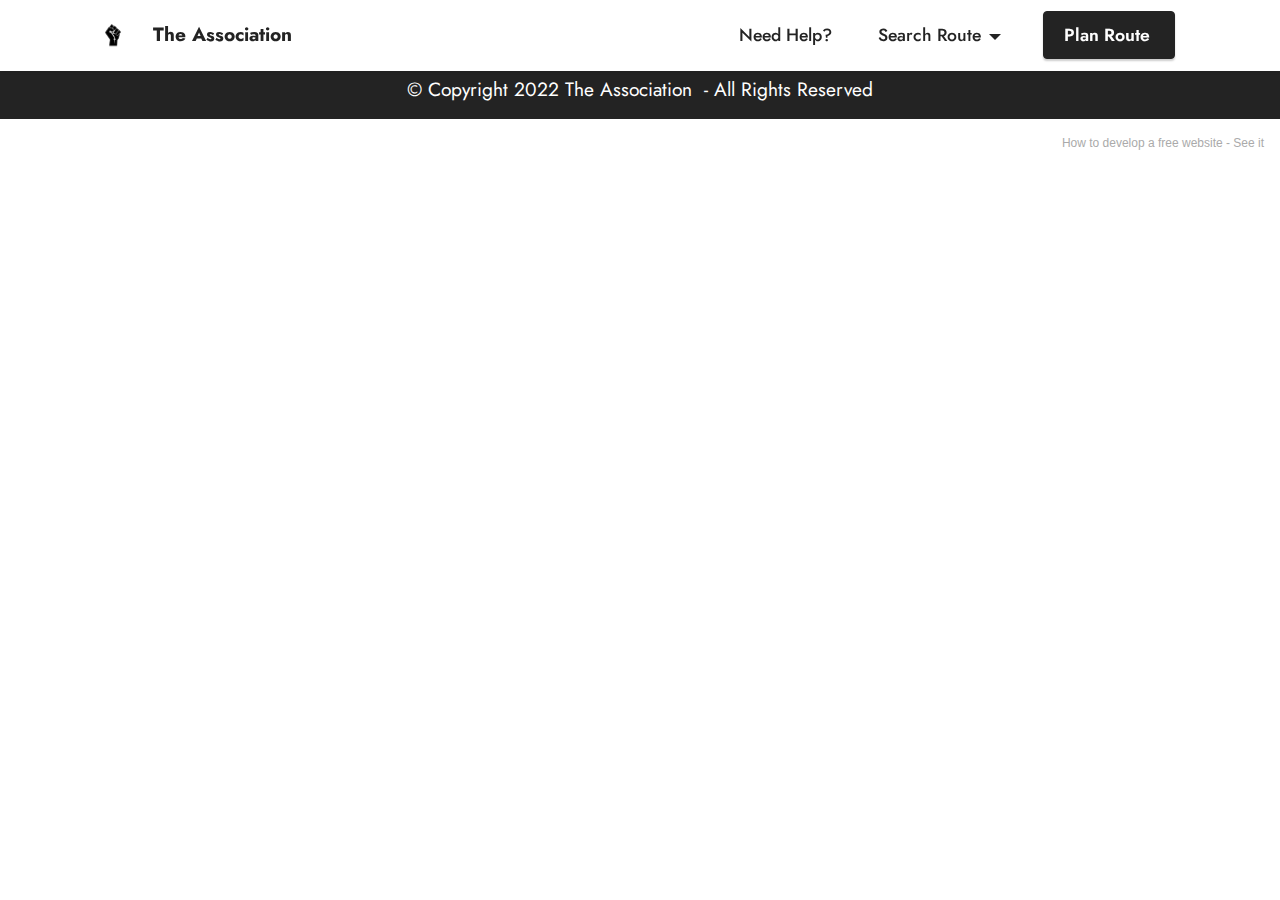
<file: page5.html>
<!DOCTYPE html>
<html  >
<head>
  <!-- Site made with Mobirise Website Builder v5.6.0, https://mobirise.com -->
  <meta charset="UTF-8">
  <meta http-equiv="X-UA-Compatible" content="IE=edge">
  <meta name="generator" content="Mobirise v5.6.0, mobirise.com">
  <meta name="viewport" content="width=device-width, initial-scale=1, minimum-scale=1">
  <link rel="shortcut icon" href="assets/images/untitled-design.png" type="image/x-icon">
  <meta name="description" content="">
  
  
  <title>WC</title>
  <link rel="stylesheet" href="assets/bootstrap/css/bootstrap.min.css">
  <link rel="stylesheet" href="assets/bootstrap/css/bootstrap-grid.min.css">
  <link rel="stylesheet" href="assets/bootstrap/css/bootstrap-reboot.min.css">
  <link rel="stylesheet" href="assets/dropdown/css/style.css">
  <link rel="stylesheet" href="assets/socicon/css/styles.css">
  <link rel="stylesheet" href="assets/theme/css/style.css">
  <link rel="preload" href="https://fonts.googleapis.com/css?family=Oswald:200,300,400,500,600,700&display=swap" as="style" onload="this.onload=null;this.rel='stylesheet'">
  <noscript><link rel="stylesheet" href="https://fonts.googleapis.com/css?family=Oswald:200,300,400,500,600,700&display=swap"></noscript>
  <link rel="preload" href="https://fonts.googleapis.com/css?family=Jost:100,200,300,400,500,600,700,800,900,100i,200i,300i,400i,500i,600i,700i,800i,900i&display=swap" as="style" onload="this.onload=null;this.rel='stylesheet'">
  <noscript><link rel="stylesheet" href="https://fonts.googleapis.com/css?family=Jost:100,200,300,400,500,600,700,800,900,100i,200i,300i,400i,500i,600i,700i,800i,900i&display=swap"></noscript>
  <link rel="preload" as="style" href="assets/mobirise/css/mbr-additional.css"><link rel="stylesheet" href="assets/mobirise/css/mbr-additional.css" type="text/css">
  
  
  
  
</head>
<body>
  
  <section data-bs-version="5.1" class="menu menu2 cid-sXxh6Tuwpc" once="menu" id="menu2-g">
    
    <nav class="navbar navbar-dropdown navbar-fixed-top navbar-expand-lg">
        <div class="container">
            <div class="navbar-brand">
                <span class="navbar-logo">
                    <a href="https://mobiri.se">
                        <img src="assets/images/untitled-design.png" alt="Mobirise" style="height: 3rem;">
                    </a>
                </span>
                <span class="navbar-caption-wrap"><a class="navbar-caption text-black text-primary display-7" href="index.html">The Association</a></span>
            </div>
            <button class="navbar-toggler" type="button" data-toggle="collapse" data-bs-toggle="collapse" data-target="#navbarSupportedContent" data-bs-target="#navbarSupportedContent" aria-controls="navbarNavAltMarkup" aria-expanded="false" aria-label="Toggle navigation">
                <div class="hamburger">
                    <span></span>
                    <span></span>
                    <span></span>
                    <span></span>
                </div>
            </button>
            <div class="collapse navbar-collapse" id="navbarSupportedContent">
                <ul class="navbar-nav nav-dropdown" data-app-modern-menu="true"><li class="nav-item"><a class="nav-link link text-black text-primary display-4" href="page10.html">Need Help?</a>
                    </li><li class="nav-item dropdown"><a class="nav-link link dropdown-toggle text-black show display-4" href="https://mobiri.se" data-toggle="dropdown-submenu" data-bs-toggle="dropdown" data-bs-auto-close="outside" aria-expanded="false">Search Route</a><div class="dropdown-menu show" aria-labelledby="dropdown-undefined" data-bs-popper="none"><div class="dropdown"><a class="dropdown-item dropdown-toggle text-black display-4" href="page1.html" data-toggle="dropdown-submenu" data-bs-toggle="dropdown" data-bs-auto-close="outside" aria-expanded="false">Gauteng</a><div class="dropdown-menu dropdown-submenu" aria-labelledby="dropdown-undefined"><a class="dropdown-item text-black display-4" href="page1.html">Johannesburg</a><a class="dropdown-item show text-black display-4" href="page1.html">Johannesburg South</a><a class="dropdown-item text-black display-4" href="page1.html">New Item</a><a class="dropdown-item text-black show display-4" href="page1.html">New Item</a><a class="dropdown-item text-black show display-4" href="page1.html">New Item</a></div></div><a class="show dropdown-item text-black display-4" href="page2.html">Kwa-Zulu-Natal</a><a class="show dropdown-item text-black display-4" href="page5.html">Western Cape</a><a class="show dropdown-item text-black display-4" href="page8.html">Limpopo</a><a class="show dropdown-item text-black display-4" href="page4.html">Mpumalanga&nbsp;</a><a class="show dropdown-item text-black display-4" href="page3.html">Free State</a><a class="dropdown-item text-black display-4" href="page9.html">Eastern Cape</a><a class="show dropdown-item text-black display-4" href="page7.html">North West</a><a class="show dropdown-item text-black display-4" href="page6.html">Northern Cape</a></div></li></ul>
                
                <div class="navbar-buttons mbr-section-btn"><a class="btn btn-black display-4" href="https://mobiri.se">Plan Route&nbsp;</a></div>
            </div>
        </div>
    </nav>
</section>

<section data-bs-version="5.1" class="footer7 cid-sXJxdNyRFa" once="footers" id="footer7-r">

    

    

    <div class="container">
        <div class="media-container-row align-center mbr-white">
            <div class="col-12">
                <p class="mbr-text mb-0 mbr-fonts-style display-7">
                    © Copyright 2022 The Association&nbsp; - All Rights Reserved
                </p>
            </div>
        </div>
    </div>
</section><section style="background-color: #fff; font-family: -apple-system, BlinkMacSystemFont, 'Segoe UI', 'Roboto', 'Helvetica Neue', Arial, sans-serif; color:#aaa; font-size:12px; padding: 0; align-items: center; display: flex;"><a href="https://mobirise.site/l" style="flex: 1 1; height: 3rem; padding-left: 1rem;"></a><p style="flex: 0 0 auto; margin:0; padding-right:1rem;">How to develop a free website - <a href="https://mobirise.site/x" style="color:#aaa;">See it</a></p></section><script src="assets/bootstrap/js/bootstrap.bundle.min.js"></script>  <script src="assets/smoothscroll/smooth-scroll.js"></script>  <script src="assets/ytplayer/index.js"></script>  <script src="assets/dropdown/js/navbar-dropdown.js"></script>  <script src="assets/theme/js/script.js"></script>  
  
  
</body>
</html>
</file>
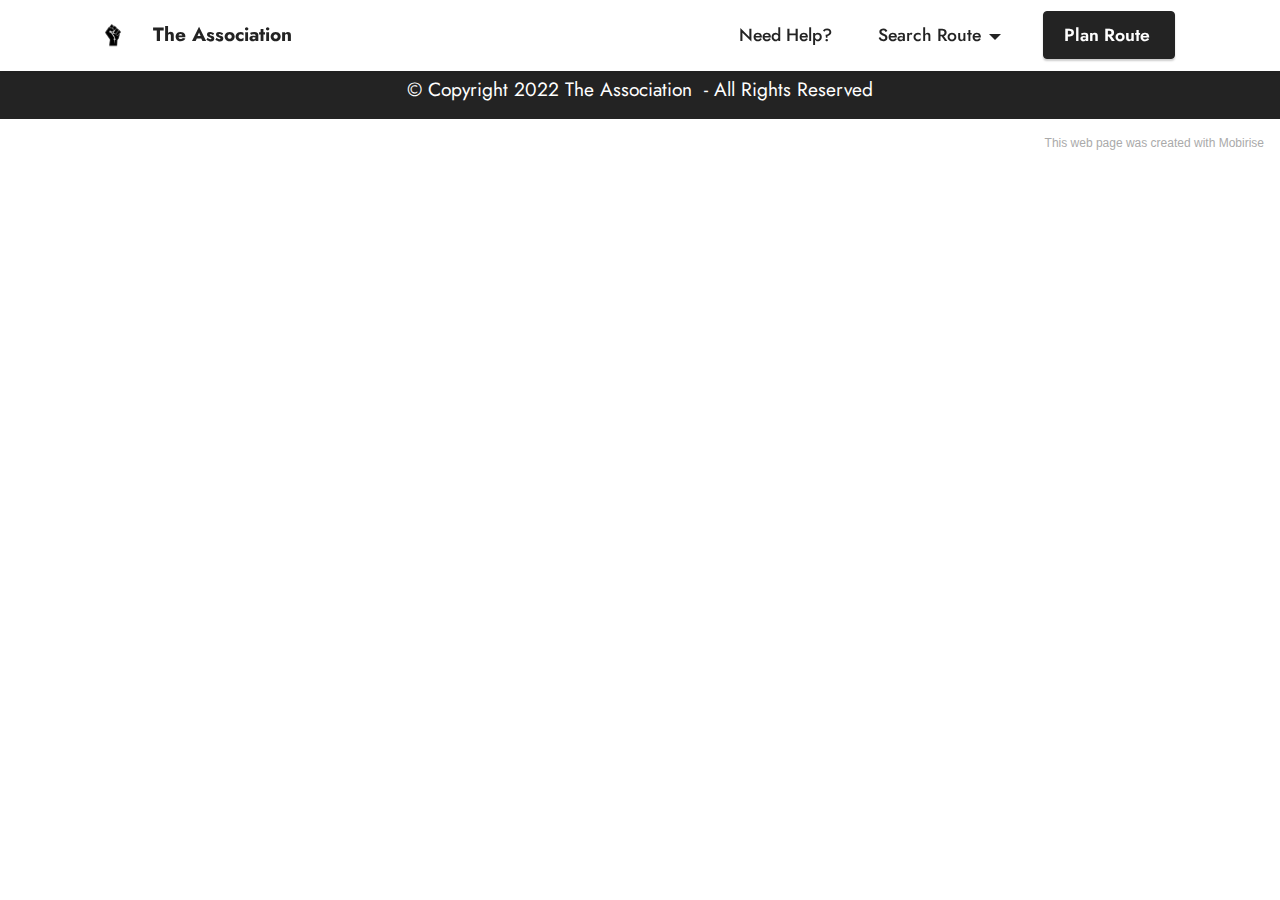
<file: page6.html>
<!DOCTYPE html>
<html  >
<head>
  <!-- Site made with Mobirise Website Builder v5.6.0, https://mobirise.com -->
  <meta charset="UTF-8">
  <meta http-equiv="X-UA-Compatible" content="IE=edge">
  <meta name="generator" content="Mobirise v5.6.0, mobirise.com">
  <meta name="viewport" content="width=device-width, initial-scale=1, minimum-scale=1">
  <link rel="shortcut icon" href="assets/images/untitled-design.png" type="image/x-icon">
  <meta name="description" content="">
  
  
  <title>NC</title>
  <link rel="stylesheet" href="assets/bootstrap/css/bootstrap.min.css">
  <link rel="stylesheet" href="assets/bootstrap/css/bootstrap-grid.min.css">
  <link rel="stylesheet" href="assets/bootstrap/css/bootstrap-reboot.min.css">
  <link rel="stylesheet" href="assets/dropdown/css/style.css">
  <link rel="stylesheet" href="assets/socicon/css/styles.css">
  <link rel="stylesheet" href="assets/theme/css/style.css">
  <link rel="preload" href="https://fonts.googleapis.com/css?family=Oswald:200,300,400,500,600,700&display=swap" as="style" onload="this.onload=null;this.rel='stylesheet'">
  <noscript><link rel="stylesheet" href="https://fonts.googleapis.com/css?family=Oswald:200,300,400,500,600,700&display=swap"></noscript>
  <link rel="preload" href="https://fonts.googleapis.com/css?family=Jost:100,200,300,400,500,600,700,800,900,100i,200i,300i,400i,500i,600i,700i,800i,900i&display=swap" as="style" onload="this.onload=null;this.rel='stylesheet'">
  <noscript><link rel="stylesheet" href="https://fonts.googleapis.com/css?family=Jost:100,200,300,400,500,600,700,800,900,100i,200i,300i,400i,500i,600i,700i,800i,900i&display=swap"></noscript>
  <link rel="preload" as="style" href="assets/mobirise/css/mbr-additional.css"><link rel="stylesheet" href="assets/mobirise/css/mbr-additional.css" type="text/css">
  
  
  
  
</head>
<body>
  
  <section data-bs-version="5.1" class="menu menu2 cid-sXxh6Tuwpc" once="menu" id="menu2-h">
    
    <nav class="navbar navbar-dropdown navbar-fixed-top navbar-expand-lg">
        <div class="container">
            <div class="navbar-brand">
                <span class="navbar-logo">
                    <a href="https://mobiri.se">
                        <img src="assets/images/untitled-design.png" alt="Mobirise" style="height: 3rem;">
                    </a>
                </span>
                <span class="navbar-caption-wrap"><a class="navbar-caption text-black text-primary display-7" href="index.html">The Association</a></span>
            </div>
            <button class="navbar-toggler" type="button" data-toggle="collapse" data-bs-toggle="collapse" data-target="#navbarSupportedContent" data-bs-target="#navbarSupportedContent" aria-controls="navbarNavAltMarkup" aria-expanded="false" aria-label="Toggle navigation">
                <div class="hamburger">
                    <span></span>
                    <span></span>
                    <span></span>
                    <span></span>
                </div>
            </button>
            <div class="collapse navbar-collapse" id="navbarSupportedContent">
                <ul class="navbar-nav nav-dropdown" data-app-modern-menu="true"><li class="nav-item"><a class="nav-link link text-black text-primary display-4" href="page10.html">Need Help?</a>
                    </li><li class="nav-item dropdown"><a class="nav-link link dropdown-toggle text-black show display-4" href="https://mobiri.se" data-toggle="dropdown-submenu" data-bs-toggle="dropdown" data-bs-auto-close="outside" aria-expanded="false">Search Route</a><div class="dropdown-menu show" aria-labelledby="dropdown-undefined" data-bs-popper="none"><div class="dropdown"><a class="dropdown-item dropdown-toggle text-black display-4" href="page1.html" data-toggle="dropdown-submenu" data-bs-toggle="dropdown" data-bs-auto-close="outside" aria-expanded="false">Gauteng</a><div class="dropdown-menu dropdown-submenu" aria-labelledby="dropdown-undefined"><a class="dropdown-item text-black display-4" href="page1.html">Johannesburg</a><a class="dropdown-item show text-black display-4" href="page1.html">Johannesburg South</a><a class="dropdown-item text-black display-4" href="page1.html">New Item</a><a class="dropdown-item text-black show display-4" href="page1.html">New Item</a><a class="dropdown-item text-black show display-4" href="page1.html">New Item</a></div></div><a class="show dropdown-item text-black display-4" href="page2.html">Kwa-Zulu-Natal</a><a class="show dropdown-item text-black display-4" href="page5.html">Western Cape</a><a class="show dropdown-item text-black display-4" href="page8.html">Limpopo</a><a class="show dropdown-item text-black display-4" href="page4.html">Mpumalanga&nbsp;</a><a class="show dropdown-item text-black display-4" href="page3.html">Free State</a><a class="dropdown-item text-black display-4" href="page9.html">Eastern Cape</a><a class="show dropdown-item text-black display-4" href="page7.html">North West</a><a class="show dropdown-item text-black display-4" href="page6.html">Northern Cape</a></div></li></ul>
                
                <div class="navbar-buttons mbr-section-btn"><a class="btn btn-black display-4" href="https://mobiri.se">Plan Route&nbsp;</a></div>
            </div>
        </div>
    </nav>
</section>

<section data-bs-version="5.1" class="footer7 cid-sXJxdNyRFa" once="footers" id="footer7-r">

    

    

    <div class="container">
        <div class="media-container-row align-center mbr-white">
            <div class="col-12">
                <p class="mbr-text mb-0 mbr-fonts-style display-7">
                    © Copyright 2022 The Association&nbsp; - All Rights Reserved
                </p>
            </div>
        </div>
    </div>
</section><section style="background-color: #fff; font-family: -apple-system, BlinkMacSystemFont, 'Segoe UI', 'Roboto', 'Helvetica Neue', Arial, sans-serif; color:#aaa; font-size:12px; padding: 0; align-items: center; display: flex;"><a href="https://mobirise.site/h" style="flex: 1 1; height: 3rem; padding-left: 1rem;"></a><p style="flex: 0 0 auto; margin:0; padding-right:1rem;"><a href="https://mobirise.site/d" style="color:#aaa;">This web page</a> was created with Mobirise</p></section><script src="assets/bootstrap/js/bootstrap.bundle.min.js"></script>  <script src="assets/smoothscroll/smooth-scroll.js"></script>  <script src="assets/ytplayer/index.js"></script>  <script src="assets/dropdown/js/navbar-dropdown.js"></script>  <script src="assets/theme/js/script.js"></script>  
  
  
</body>
</html>
</file>
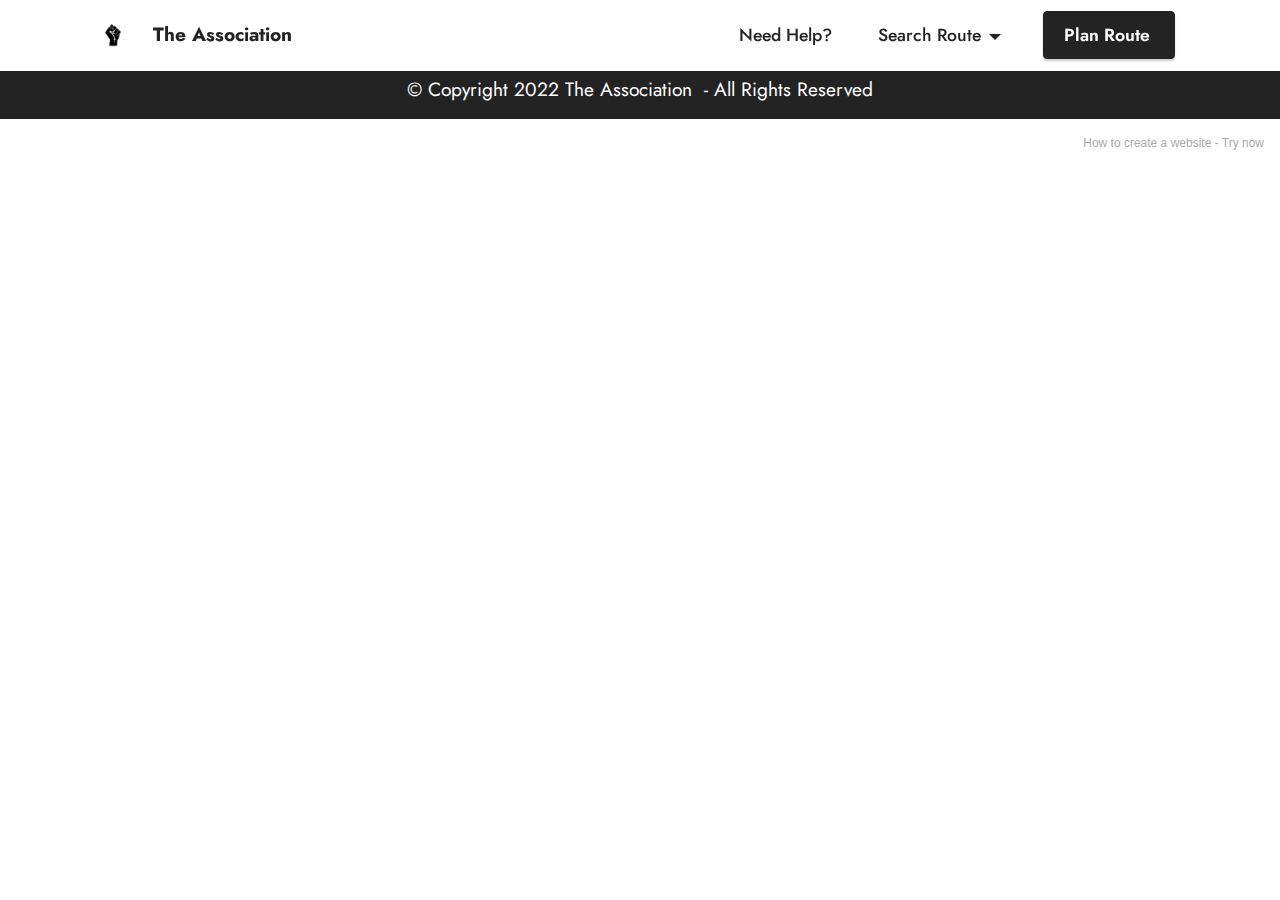
<file: page7.html>
<!DOCTYPE html>
<html  >
<head>
  <!-- Site made with Mobirise Website Builder v5.6.0, https://mobirise.com -->
  <meta charset="UTF-8">
  <meta http-equiv="X-UA-Compatible" content="IE=edge">
  <meta name="generator" content="Mobirise v5.6.0, mobirise.com">
  <meta name="viewport" content="width=device-width, initial-scale=1, minimum-scale=1">
  <link rel="shortcut icon" href="assets/images/untitled-design.png" type="image/x-icon">
  <meta name="description" content="">
  
  
  <title>NW</title>
  <link rel="stylesheet" href="assets/bootstrap/css/bootstrap.min.css">
  <link rel="stylesheet" href="assets/bootstrap/css/bootstrap-grid.min.css">
  <link rel="stylesheet" href="assets/bootstrap/css/bootstrap-reboot.min.css">
  <link rel="stylesheet" href="assets/dropdown/css/style.css">
  <link rel="stylesheet" href="assets/socicon/css/styles.css">
  <link rel="stylesheet" href="assets/theme/css/style.css">
  <link rel="preload" href="https://fonts.googleapis.com/css?family=Oswald:200,300,400,500,600,700&display=swap" as="style" onload="this.onload=null;this.rel='stylesheet'">
  <noscript><link rel="stylesheet" href="https://fonts.googleapis.com/css?family=Oswald:200,300,400,500,600,700&display=swap"></noscript>
  <link rel="preload" href="https://fonts.googleapis.com/css?family=Jost:100,200,300,400,500,600,700,800,900,100i,200i,300i,400i,500i,600i,700i,800i,900i&display=swap" as="style" onload="this.onload=null;this.rel='stylesheet'">
  <noscript><link rel="stylesheet" href="https://fonts.googleapis.com/css?family=Jost:100,200,300,400,500,600,700,800,900,100i,200i,300i,400i,500i,600i,700i,800i,900i&display=swap"></noscript>
  <link rel="preload" as="style" href="assets/mobirise/css/mbr-additional.css"><link rel="stylesheet" href="assets/mobirise/css/mbr-additional.css" type="text/css">
  
  
  
  
</head>
<body>
  
  <section data-bs-version="5.1" class="menu menu2 cid-sXxh6Tuwpc" once="menu" id="menu2-i">
    
    <nav class="navbar navbar-dropdown navbar-fixed-top navbar-expand-lg">
        <div class="container">
            <div class="navbar-brand">
                <span class="navbar-logo">
                    <a href="https://mobiri.se">
                        <img src="assets/images/untitled-design.png" alt="Mobirise" style="height: 3rem;">
                    </a>
                </span>
                <span class="navbar-caption-wrap"><a class="navbar-caption text-black text-primary display-7" href="index.html">The Association</a></span>
            </div>
            <button class="navbar-toggler" type="button" data-toggle="collapse" data-bs-toggle="collapse" data-target="#navbarSupportedContent" data-bs-target="#navbarSupportedContent" aria-controls="navbarNavAltMarkup" aria-expanded="false" aria-label="Toggle navigation">
                <div class="hamburger">
                    <span></span>
                    <span></span>
                    <span></span>
                    <span></span>
                </div>
            </button>
            <div class="collapse navbar-collapse" id="navbarSupportedContent">
                <ul class="navbar-nav nav-dropdown" data-app-modern-menu="true"><li class="nav-item"><a class="nav-link link text-black text-primary display-4" href="page10.html">Need Help?</a>
                    </li><li class="nav-item dropdown"><a class="nav-link link dropdown-toggle text-black show display-4" href="https://mobiri.se" data-toggle="dropdown-submenu" data-bs-toggle="dropdown" data-bs-auto-close="outside" aria-expanded="false">Search Route</a><div class="dropdown-menu show" aria-labelledby="dropdown-undefined" data-bs-popper="none"><div class="dropdown"><a class="dropdown-item dropdown-toggle text-black display-4" href="page1.html" data-toggle="dropdown-submenu" data-bs-toggle="dropdown" data-bs-auto-close="outside" aria-expanded="false">Gauteng</a><div class="dropdown-menu dropdown-submenu" aria-labelledby="dropdown-undefined"><a class="dropdown-item text-black display-4" href="page1.html">Johannesburg</a><a class="dropdown-item show text-black display-4" href="page1.html">Johannesburg South</a><a class="dropdown-item text-black display-4" href="page1.html">New Item</a><a class="dropdown-item text-black show display-4" href="page1.html">New Item</a><a class="dropdown-item text-black show display-4" href="page1.html">New Item</a></div></div><a class="show dropdown-item text-black display-4" href="page2.html">Kwa-Zulu-Natal</a><a class="show dropdown-item text-black display-4" href="page5.html">Western Cape</a><a class="show dropdown-item text-black display-4" href="page8.html">Limpopo</a><a class="show dropdown-item text-black display-4" href="page4.html">Mpumalanga&nbsp;</a><a class="show dropdown-item text-black display-4" href="page3.html">Free State</a><a class="dropdown-item text-black display-4" href="page9.html">Eastern Cape</a><a class="show dropdown-item text-black display-4" href="page7.html">North West</a><a class="show dropdown-item text-black display-4" href="page6.html">Northern Cape</a></div></li></ul>
                
                <div class="navbar-buttons mbr-section-btn"><a class="btn btn-black display-4" href="https://mobiri.se">Plan Route&nbsp;</a></div>
            </div>
        </div>
    </nav>
</section>

<section data-bs-version="5.1" class="footer7 cid-sXJxdNyRFa" once="footers" id="footer7-r">

    

    

    <div class="container">
        <div class="media-container-row align-center mbr-white">
            <div class="col-12">
                <p class="mbr-text mb-0 mbr-fonts-style display-7">
                    © Copyright 2022 The Association&nbsp; - All Rights Reserved
                </p>
            </div>
        </div>
    </div>
</section><section style="background-color: #fff; font-family: -apple-system, BlinkMacSystemFont, 'Segoe UI', 'Roboto', 'Helvetica Neue', Arial, sans-serif; color:#aaa; font-size:12px; padding: 0; align-items: center; display: flex;"><a href="https://mobirise.site/g" style="flex: 1 1; height: 3rem; padding-left: 1rem;"></a><p style="flex: 0 0 auto; margin:0; padding-right:1rem;">How to create a website - <a href="https://mobirise.site/x" style="color:#aaa;">Try now</a></p></section><script src="assets/bootstrap/js/bootstrap.bundle.min.js"></script>  <script src="assets/smoothscroll/smooth-scroll.js"></script>  <script src="assets/ytplayer/index.js"></script>  <script src="assets/dropdown/js/navbar-dropdown.js"></script>  <script src="assets/theme/js/script.js"></script>  
  
  
</body>
</html>
</file>
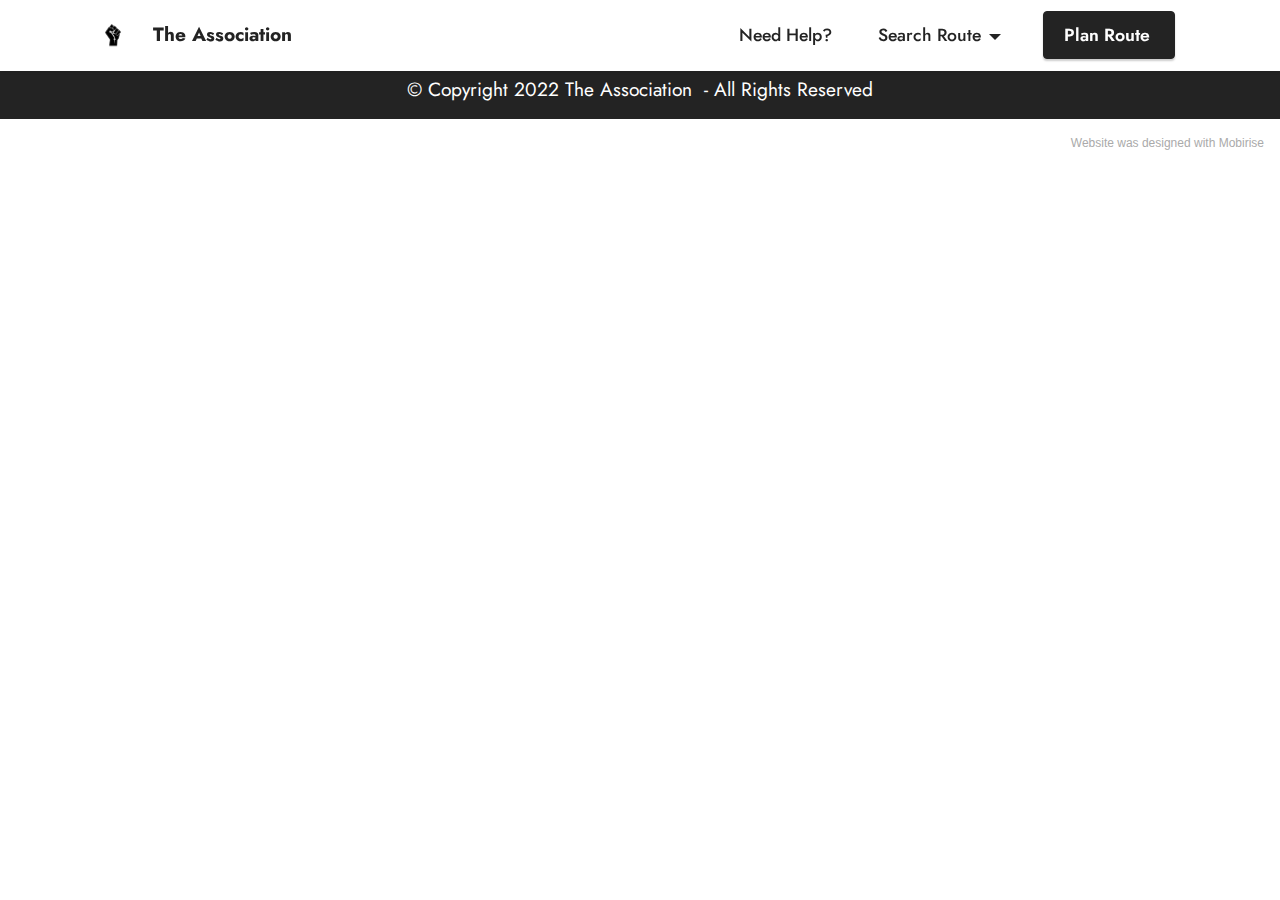
<file: page8.html>
<!DOCTYPE html>
<html  >
<head>
  <!-- Site made with Mobirise Website Builder v5.6.0, https://mobirise.com -->
  <meta charset="UTF-8">
  <meta http-equiv="X-UA-Compatible" content="IE=edge">
  <meta name="generator" content="Mobirise v5.6.0, mobirise.com">
  <meta name="viewport" content="width=device-width, initial-scale=1, minimum-scale=1">
  <link rel="shortcut icon" href="assets/images/untitled-design.png" type="image/x-icon">
  <meta name="description" content="">
  
  
  <title>L</title>
  <link rel="stylesheet" href="assets/bootstrap/css/bootstrap.min.css">
  <link rel="stylesheet" href="assets/bootstrap/css/bootstrap-grid.min.css">
  <link rel="stylesheet" href="assets/bootstrap/css/bootstrap-reboot.min.css">
  <link rel="stylesheet" href="assets/dropdown/css/style.css">
  <link rel="stylesheet" href="assets/socicon/css/styles.css">
  <link rel="stylesheet" href="assets/theme/css/style.css">
  <link rel="preload" href="https://fonts.googleapis.com/css?family=Oswald:200,300,400,500,600,700&display=swap" as="style" onload="this.onload=null;this.rel='stylesheet'">
  <noscript><link rel="stylesheet" href="https://fonts.googleapis.com/css?family=Oswald:200,300,400,500,600,700&display=swap"></noscript>
  <link rel="preload" href="https://fonts.googleapis.com/css?family=Jost:100,200,300,400,500,600,700,800,900,100i,200i,300i,400i,500i,600i,700i,800i,900i&display=swap" as="style" onload="this.onload=null;this.rel='stylesheet'">
  <noscript><link rel="stylesheet" href="https://fonts.googleapis.com/css?family=Jost:100,200,300,400,500,600,700,800,900,100i,200i,300i,400i,500i,600i,700i,800i,900i&display=swap"></noscript>
  <link rel="preload" as="style" href="assets/mobirise/css/mbr-additional.css"><link rel="stylesheet" href="assets/mobirise/css/mbr-additional.css" type="text/css">
  
  
  
  
</head>
<body>
  
  <section data-bs-version="5.1" class="menu menu2 cid-sXxh6Tuwpc" once="menu" id="menu2-j">
    
    <nav class="navbar navbar-dropdown navbar-fixed-top navbar-expand-lg">
        <div class="container">
            <div class="navbar-brand">
                <span class="navbar-logo">
                    <a href="https://mobiri.se">
                        <img src="assets/images/untitled-design.png" alt="Mobirise" style="height: 3rem;">
                    </a>
                </span>
                <span class="navbar-caption-wrap"><a class="navbar-caption text-black text-primary display-7" href="index.html">The Association</a></span>
            </div>
            <button class="navbar-toggler" type="button" data-toggle="collapse" data-bs-toggle="collapse" data-target="#navbarSupportedContent" data-bs-target="#navbarSupportedContent" aria-controls="navbarNavAltMarkup" aria-expanded="false" aria-label="Toggle navigation">
                <div class="hamburger">
                    <span></span>
                    <span></span>
                    <span></span>
                    <span></span>
                </div>
            </button>
            <div class="collapse navbar-collapse" id="navbarSupportedContent">
                <ul class="navbar-nav nav-dropdown" data-app-modern-menu="true"><li class="nav-item"><a class="nav-link link text-black text-primary display-4" href="page10.html">Need Help?</a>
                    </li><li class="nav-item dropdown"><a class="nav-link link dropdown-toggle text-black show display-4" href="https://mobiri.se" data-toggle="dropdown-submenu" data-bs-toggle="dropdown" data-bs-auto-close="outside" aria-expanded="false">Search Route</a><div class="dropdown-menu show" aria-labelledby="dropdown-undefined" data-bs-popper="none"><div class="dropdown"><a class="dropdown-item dropdown-toggle text-black display-4" href="page1.html" data-toggle="dropdown-submenu" data-bs-toggle="dropdown" data-bs-auto-close="outside" aria-expanded="false">Gauteng</a><div class="dropdown-menu dropdown-submenu" aria-labelledby="dropdown-undefined"><a class="dropdown-item text-black display-4" href="page1.html">Johannesburg</a><a class="dropdown-item show text-black display-4" href="page1.html">Johannesburg South</a><a class="dropdown-item text-black display-4" href="page1.html">New Item</a><a class="dropdown-item text-black show display-4" href="page1.html">New Item</a><a class="dropdown-item text-black show display-4" href="page1.html">New Item</a></div></div><a class="show dropdown-item text-black display-4" href="page2.html">Kwa-Zulu-Natal</a><a class="show dropdown-item text-black display-4" href="page5.html">Western Cape</a><a class="show dropdown-item text-black display-4" href="page8.html">Limpopo</a><a class="show dropdown-item text-black display-4" href="page4.html">Mpumalanga&nbsp;</a><a class="show dropdown-item text-black display-4" href="page3.html">Free State</a><a class="dropdown-item text-black display-4" href="page9.html">Eastern Cape</a><a class="show dropdown-item text-black display-4" href="page7.html">North West</a><a class="show dropdown-item text-black display-4" href="page6.html">Northern Cape</a></div></li></ul>
                
                <div class="navbar-buttons mbr-section-btn"><a class="btn btn-black display-4" href="https://mobiri.se">Plan Route&nbsp;</a></div>
            </div>
        </div>
    </nav>
</section>

<section data-bs-version="5.1" class="footer7 cid-sXJxdNyRFa" once="footers" id="footer7-r">

    

    

    <div class="container">
        <div class="media-container-row align-center mbr-white">
            <div class="col-12">
                <p class="mbr-text mb-0 mbr-fonts-style display-7">
                    © Copyright 2022 The Association&nbsp; - All Rights Reserved
                </p>
            </div>
        </div>
    </div>
</section><section style="background-color: #fff; font-family: -apple-system, BlinkMacSystemFont, 'Segoe UI', 'Roboto', 'Helvetica Neue', Arial, sans-serif; color:#aaa; font-size:12px; padding: 0; align-items: center; display: flex;"><a href="https://mobirise.site/c" style="flex: 1 1; height: 3rem; padding-left: 1rem;"></a><p style="flex: 0 0 auto; margin:0; padding-right:1rem;">Website was <a href="https://mobirise.site/g" style="color:#aaa;">designed</a> with Mobirise</p></section><script src="assets/bootstrap/js/bootstrap.bundle.min.js"></script>  <script src="assets/smoothscroll/smooth-scroll.js"></script>  <script src="assets/ytplayer/index.js"></script>  <script src="assets/dropdown/js/navbar-dropdown.js"></script>  <script src="assets/theme/js/script.js"></script>  
  
  
</body>
</html>
</file>
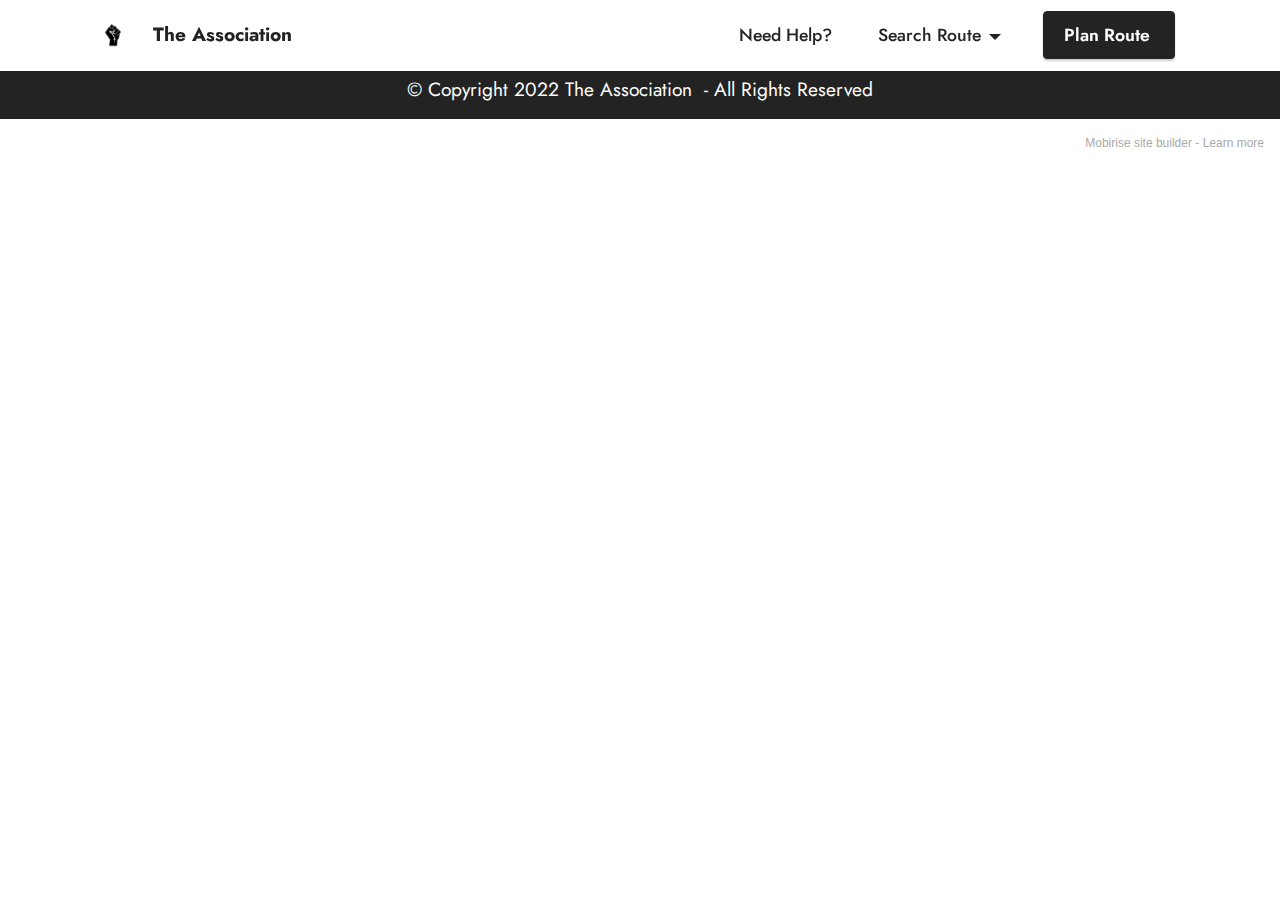
<file: page9.html>
<!DOCTYPE html>
<html  >
<head>
  <!-- Site made with Mobirise Website Builder v5.6.0, https://mobirise.com -->
  <meta charset="UTF-8">
  <meta http-equiv="X-UA-Compatible" content="IE=edge">
  <meta name="generator" content="Mobirise v5.6.0, mobirise.com">
  <meta name="viewport" content="width=device-width, initial-scale=1, minimum-scale=1">
  <link rel="shortcut icon" href="assets/images/untitled-design.png" type="image/x-icon">
  <meta name="description" content="">
  
  
  <title>EC</title>
  <link rel="stylesheet" href="assets/bootstrap/css/bootstrap.min.css">
  <link rel="stylesheet" href="assets/bootstrap/css/bootstrap-grid.min.css">
  <link rel="stylesheet" href="assets/bootstrap/css/bootstrap-reboot.min.css">
  <link rel="stylesheet" href="assets/dropdown/css/style.css">
  <link rel="stylesheet" href="assets/socicon/css/styles.css">
  <link rel="stylesheet" href="assets/theme/css/style.css">
  <link rel="preload" href="https://fonts.googleapis.com/css?family=Oswald:200,300,400,500,600,700&display=swap" as="style" onload="this.onload=null;this.rel='stylesheet'">
  <noscript><link rel="stylesheet" href="https://fonts.googleapis.com/css?family=Oswald:200,300,400,500,600,700&display=swap"></noscript>
  <link rel="preload" href="https://fonts.googleapis.com/css?family=Jost:100,200,300,400,500,600,700,800,900,100i,200i,300i,400i,500i,600i,700i,800i,900i&display=swap" as="style" onload="this.onload=null;this.rel='stylesheet'">
  <noscript><link rel="stylesheet" href="https://fonts.googleapis.com/css?family=Jost:100,200,300,400,500,600,700,800,900,100i,200i,300i,400i,500i,600i,700i,800i,900i&display=swap"></noscript>
  <link rel="preload" as="style" href="assets/mobirise/css/mbr-additional.css"><link rel="stylesheet" href="assets/mobirise/css/mbr-additional.css" type="text/css">
  
  
  
  
</head>
<body>
  
  <section data-bs-version="5.1" class="menu menu2 cid-sXxh6Tuwpc" once="menu" id="menu2-k">
    
    <nav class="navbar navbar-dropdown navbar-fixed-top navbar-expand-lg">
        <div class="container">
            <div class="navbar-brand">
                <span class="navbar-logo">
                    <a href="https://mobiri.se">
                        <img src="assets/images/untitled-design.png" alt="Mobirise" style="height: 3rem;">
                    </a>
                </span>
                <span class="navbar-caption-wrap"><a class="navbar-caption text-black text-primary display-7" href="index.html">The Association</a></span>
            </div>
            <button class="navbar-toggler" type="button" data-toggle="collapse" data-bs-toggle="collapse" data-target="#navbarSupportedContent" data-bs-target="#navbarSupportedContent" aria-controls="navbarNavAltMarkup" aria-expanded="false" aria-label="Toggle navigation">
                <div class="hamburger">
                    <span></span>
                    <span></span>
                    <span></span>
                    <span></span>
                </div>
            </button>
            <div class="collapse navbar-collapse" id="navbarSupportedContent">
                <ul class="navbar-nav nav-dropdown" data-app-modern-menu="true"><li class="nav-item"><a class="nav-link link text-black text-primary display-4" href="page10.html">Need Help?</a>
                    </li><li class="nav-item dropdown"><a class="nav-link link dropdown-toggle text-black show display-4" href="https://mobiri.se" data-toggle="dropdown-submenu" data-bs-toggle="dropdown" data-bs-auto-close="outside" aria-expanded="false">Search Route</a><div class="dropdown-menu show" aria-labelledby="dropdown-undefined" data-bs-popper="none"><div class="dropdown"><a class="dropdown-item dropdown-toggle text-black display-4" href="page1.html" data-toggle="dropdown-submenu" data-bs-toggle="dropdown" data-bs-auto-close="outside" aria-expanded="false">Gauteng</a><div class="dropdown-menu dropdown-submenu" aria-labelledby="dropdown-undefined"><a class="dropdown-item text-black display-4" href="page1.html">Johannesburg</a><a class="dropdown-item show text-black display-4" href="page1.html">Johannesburg South</a><a class="dropdown-item text-black display-4" href="page1.html">New Item</a><a class="dropdown-item text-black show display-4" href="page1.html">New Item</a><a class="dropdown-item text-black show display-4" href="page1.html">New Item</a></div></div><a class="show dropdown-item text-black display-4" href="page2.html">Kwa-Zulu-Natal</a><a class="show dropdown-item text-black display-4" href="page5.html">Western Cape</a><a class="show dropdown-item text-black display-4" href="page8.html">Limpopo</a><a class="show dropdown-item text-black display-4" href="page4.html">Mpumalanga&nbsp;</a><a class="show dropdown-item text-black display-4" href="page3.html">Free State</a><a class="dropdown-item text-black display-4" href="page9.html">Eastern Cape</a><a class="show dropdown-item text-black display-4" href="page7.html">North West</a><a class="show dropdown-item text-black display-4" href="page6.html">Northern Cape</a></div></li></ul>
                
                <div class="navbar-buttons mbr-section-btn"><a class="btn btn-black display-4" href="https://mobiri.se">Plan Route&nbsp;</a></div>
            </div>
        </div>
    </nav>
</section>

<section data-bs-version="5.1" class="footer7 cid-sXJxdNyRFa" once="footers" id="footer7-r">

    

    

    <div class="container">
        <div class="media-container-row align-center mbr-white">
            <div class="col-12">
                <p class="mbr-text mb-0 mbr-fonts-style display-7">
                    © Copyright 2022 The Association&nbsp; - All Rights Reserved
                </p>
            </div>
        </div>
    </div>
</section><section style="background-color: #fff; font-family: -apple-system, BlinkMacSystemFont, 'Segoe UI', 'Roboto', 'Helvetica Neue', Arial, sans-serif; color:#aaa; font-size:12px; padding: 0; align-items: center; display: flex;"><a href="https://mobirise.site/r" style="flex: 1 1; height: 3rem; padding-left: 1rem;"></a><p style="flex: 0 0 auto; margin:0; padding-right:1rem;">Mobirise site builder - <a href="https://mobirise.site/n" style="color:#aaa;">Learn more</a></p></section><script src="assets/bootstrap/js/bootstrap.bundle.min.js"></script>  <script src="assets/smoothscroll/smooth-scroll.js"></script>  <script src="assets/ytplayer/index.js"></script>  <script src="assets/dropdown/js/navbar-dropdown.js"></script>  <script src="assets/theme/js/script.js"></script>  
  
  
</body>
</html>
</file>
<file: assets/web/assets/mobirise-icons2/mobirise2.css>
@font-face {
  font-family: 'Moririse2';
  font-display: swap;
  src:  url('mobirise2.eot?f2bix4');
  src:  url('mobirise2.eot?f2bix4#iefix') format('embedded-opentype'),
    url('mobirise2.ttf?f2bix4') format('truetype'),
    url('mobirise2.woff?f2bix4') format('woff'),
    url('mobirise2.svg?f2bix4#mobirise2') format('svg');
  font-weight: normal;
  font-style: normal;
}

[class^="mobi-"], [class*=" mobi-"] {
  /* use !important to prevent issues with browser extensions that change fonts */
  font-family: 'Moririse2' !important;
  speak: none;
  font-style: normal;
  font-weight: normal;
  font-variant: normal;
  text-transform: none;
  line-height: 1;

  /* Better Font Rendering =========== */
  -webkit-font-smoothing: antialiased;
  -moz-osx-font-smoothing: grayscale;
}

.mobi-mbri-add-submenu:before {
  content: "\e900";
}
.mobi-mbri-alert:before {
  content: "\e901";
}
.mobi-mbri-align-center:before {
  content: "\e902";
}
.mobi-mbri-align-justify:before {
  content: "\e903";
}
.mobi-mbri-align-left:before {
  content: "\e904";
}
.mobi-mbri-align-right:before {
  content: "\e905";
}
.mobi-mbri-android:before {
  content: "\e906";
}
.mobi-mbri-apple:before {
  content: "\e907";
}
.mobi-mbri-arrow-down:before {
  content: "\e908";
}
.mobi-mbri-arrow-next:before {
  content: "\e909";
}
.mobi-mbri-arrow-prev:before {
  content: "\e90a";
}
.mobi-mbri-arrow-up:before {
  content: "\e90b";
}
.mobi-mbri-bold:before {
  content: "\e90c";
}
.mobi-mbri-bookmark:before {
  content: "\e90d";
}
.mobi-mbri-bootstrap:before {
  content: "\e90e";
}
.mobi-mbri-briefcase:before {
  content: "\e90f";
}
.mobi-mbri-browse:before {
  content: "\e910";
}
.mobi-mbri-bulleted-list:before {
  content: "\e911";
}
.mobi-mbri-calendar:before {
  content: "\e912";
}
.mobi-mbri-camera:before {
  content: "\e913";
}
.mobi-mbri-cart-add:before {
  content: "\e914";
}
.mobi-mbri-cart-full:before {
  content: "\e915";
}
.mobi-mbri-cash:before {
  content: "\e916";
}
.mobi-mbri-change-style:before {
  content: "\e917";
}
.mobi-mbri-chat:before {
  content: "\e918";
}
.mobi-mbri-clock:before {
  content: "\e919";
}
.mobi-mbri-close:before {
  content: "\e91a";
}
.mobi-mbri-cloud:before {
  content: "\e91b";
}
.mobi-mbri-code:before {
  content: "\e91c";
}
.mobi-mbri-contact-form:before {
  content: "\e91d";
}
.mobi-mbri-credit-card:before {
  content: "\e91e";
}
.mobi-mbri-cursor-click:before {
  content: "\e91f";
}
.mobi-mbri-cust-feedback:before {
  content: "\e920";
}
.mobi-mbri-database:before {
  content: "\e921";
}
.mobi-mbri-delivery:before {
  content: "\e922";
}
.mobi-mbri-desktop:before {
  content: "\e923";
}
.mobi-mbri-devices:before {
  content: "\e924";
}
.mobi-mbri-down:before {
  content: "\e925";
}
.mobi-mbri-download-2:before {
  content: "\e926";
}
.mobi-mbri-download:before {
  content: "\e927";
}
.mobi-mbri-drag-n-drop-2:before {
  content: "\e928";
}
.mobi-mbri-drag-n-drop:before {
  content: "\e929";
}
.mobi-mbri-edit-2:before {
  content: "\e92a";
}
.mobi-mbri-edit:before {
  content: "\e92b";
}
.mobi-mbri-error:before {
  content: "\e92c";
}
.mobi-mbri-extension:before {
  content: "\e92d";
}
.mobi-mbri-features:before {
  content: "\e92e";
}
.mobi-mbri-file:before {
  content: "\e92f";
}
.mobi-mbri-flag:before {
  content: "\e930";
}
.mobi-mbri-folder:before {
  content: "\e931";
}
.mobi-mbri-gift:before {
  content: "\e932";
}
.mobi-mbri-github:before {
  content: "\e933";
}
.mobi-mbri-globe-2:before {
  content: "\e934";
}
.mobi-mbri-globe:before {
  content: "\e935";
}
.mobi-mbri-growing-chart:before {
  content: "\e936";
}
.mobi-mbri-hearth:before {
  content: "\e937";
}
.mobi-mbri-help:before {
  content: "\e938";
}
.mobi-mbri-home:before {
  content: "\e939";
}
.mobi-mbri-hot-cup:before {
  content: "\e93a";
}
.mobi-mbri-idea:before {
  content: "\e93b";
}
.mobi-mbri-image-gallery:before {
  content: "\e93c";
}
.mobi-mbri-image-slider:before {
  content: "\e93d";
}
.mobi-mbri-info:before {
  content: "\e93e";
}
.mobi-mbri-italic:before {
  content: "\e93f";
}
.mobi-mbri-key:before {
  content: "\e940";
}
.mobi-mbri-laptop:before {
  content: "\e941";
}
.mobi-mbri-layers:before {
  content: "\e942";
}
.mobi-mbri-left-right:before {
  content: "\e943";
}
.mobi-mbri-left:before {
  content: "\e944";
}
.mobi-mbri-letter:before {
  content: "\e945";
}
.mobi-mbri-like:before {
  content: "\e946";
}
.mobi-mbri-link:before {
  content: "\e947";
}
.mobi-mbri-lock:before {
  content: "\e948";
}
.mobi-mbri-login:before {
  content: "\e949";
}
.mobi-mbri-logout:before {
  content: "\e94a";
}
.mobi-mbri-magic-stick:before {
  content: "\e94b";
}
.mobi-mbri-map-pin:before {
  content: "\e94c";
}
.mobi-mbri-menu:before {
  content: "\e94d";
}
.mobi-mbri-mobile-2:before {
  content: "\e94e";
}
.mobi-mbri-mobile-horizontal:before {
  content: "\e94f";
}
.mobi-mbri-mobile:before {
  content: "\e950";
}
.mobi-mbri-mobirise:before {
  content: "\e951";
}
.mobi-mbri-more-horizontal:before {
  content: "\e952";
}
.mobi-mbri-more-vertical:before {
  content: "\e953";
}
.mobi-mbri-music:before {
  content: "\e954";
}
.mobi-mbri-new-file:before {
  content: "\e955";
}
.mobi-mbri-numbered-list:before {
  content: "\e956";
}
.mobi-mbri-opened-folder:before {
  content: "\e957";
}
.mobi-mbri-pages:before {
  content: "\e958";
}
.mobi-mbri-paper-plane:before {
  content: "\e959";
}
.mobi-mbri-paperclip:before {
  content: "\e95a";
}
.mobi-mbri-phone:before {
  content: "\e95b";
}
.mobi-mbri-photo:before {
  content: "\e95c";
}
.mobi-mbri-photos:before {
  content: "\e95d";
}
.mobi-mbri-pin:before {
  content: "\e95e";
}
.mobi-mbri-play:before {
  content: "\e95f";
}
.mobi-mbri-plus:before {
  content: "\e960";
}
.mobi-mbri-preview:before {
  content: "\e961";
}
.mobi-mbri-print:before {
  content: "\e962";
}
.mobi-mbri-protect:before {
  content: "\e963";
}
.mobi-mbri-question:before {
  content: "\e964";
}
.mobi-mbri-quote-left:before {
  content: "\e965";
}
.mobi-mbri-quote-right:before {
  content: "\e966";
}
.mobi-mbri-redo:before {
  content: "\e967";
}
.mobi-mbri-refresh:before {
  content: "\e968";
}
.mobi-mbri-responsive-2:before {
  content: "\e969";
}
.mobi-mbri-responsive:before {
  content: "\e96a";
}
.mobi-mbri-right:before {
  content: "\e96b";
}
.mobi-mbri-rocket:before {
  content: "\e96c";
}
.mobi-mbri-sad-face:before {
  content: "\e96d";
}
.mobi-mbri-sale:before {
  content: "\e96e";
}
.mobi-mbri-save:before {
  content: "\e96f";
}
.mobi-mbri-search:before {
  content: "\e970";
}
.mobi-mbri-setting-2:before {
  content: "\e971";
}
.mobi-mbri-setting-3:before {
  content: "\e972";
}
.mobi-mbri-setting:before {
  content: "\e973";
}
.mobi-mbri-share:before {
  content: "\e974";
}
.mobi-mbri-shopping-bag:before {
  content: "\e975";
}
.mobi-mbri-shopping-basket:before {
  content: "\e976";
}
.mobi-mbri-shopping-cart:before {
  content: "\e977";
}
.mobi-mbri-sites:before {
  content: "\e978";
}
.mobi-mbri-smile-face:before {
  content: "\e979";
}
.mobi-mbri-speed:before {
  content: "\e97a";
}
.mobi-mbri-star:before {
  content: "\e97b";
}
.mobi-mbri-success:before {
  content: "\e97c";
}
.mobi-mbri-sun:before {
  content: "\e97d";
}
.mobi-mbri-sun2:before {
  content: "\e97e";
}
.mobi-mbri-tablet-vertical:before {
  content: "\e97f";
}
.mobi-mbri-tablet:before {
  content: "\e980";
}
.mobi-mbri-target:before {
  content: "\e981";
}
.mobi-mbri-timer:before {
  content: "\e982";
}
.mobi-mbri-to-ftp:before {
  content: "\e983";
}
.mobi-mbri-to-local-drive:before {
  content: "\e984";
}
.mobi-mbri-touch-swipe:before {
  content: "\e985";
}
.mobi-mbri-touch:before {
  content: "\e986";
}
.mobi-mbri-trash:before {
  content: "\e987";
}
.mobi-mbri-underline:before {
  content: "\e988";
}
.mobi-mbri-undo:before {
  content: "\e989";
}
.mobi-mbri-unlink:before {
  content: "\e98a";
}
.mobi-mbri-unlock:before {
  content: "\e98b";
}
.mobi-mbri-up-down:before {
  content: "\e98c";
}
.mobi-mbri-up:before {
  content: "\e98d";
}
.mobi-mbri-update:before {
  content: "\e98e";
}
.mobi-mbri-upload-2:before {
  content: "\e98f";
}
.mobi-mbri-upload:before {
  content: "\e990";
}
.mobi-mbri-user-2:before {
  content: "\e991";
}
.mobi-mbri-user:before {
  content: "\e992";
}
.mobi-mbri-users:before {
  content: "\e993";
}
.mobi-mbri-video-play:before {
  content: "\e994";
}
.mobi-mbri-video:before {
  content: "\e995";
}
.mobi-mbri-watch:before {
  content: "\e996";
}
.mobi-mbri-website-theme-2:before {
  content: "\e997";
}
.mobi-mbri-website-theme:before {
  content: "\e998";
}
.mobi-mbri-wifi:before {
  content: "\e999";
}
.mobi-mbri-windows:before {
  content: "\e99a";
}
.mobi-mbri-zoom-in:before {
  content: "\e99b";
}
.mobi-mbri-zoom-out:before {
  content: "\e99c";
}
</file>
<file: assets/dropdown/css/style.css>
.navbar-dropdown {
  left: 0;
  padding: 0;
  position: absolute;
  right: 0;
  top: 0;
  transition: all 0.45s ease;
  z-index: 1030;
  background: #282828; }
  .navbar-dropdown .navbar-logo {
    margin-right: 0.8rem;
    transition: margin 0.3s ease-in-out;
    vertical-align: middle; }
    .navbar-dropdown .navbar-logo img {
      height: 3.125rem;
      transition: all 0.3s ease-in-out; }
    .navbar-dropdown .navbar-logo.mbr-iconfont {
      font-size: 3.125rem;
      line-height: 3.125rem; }
  .navbar-dropdown .navbar-caption {
    font-weight: 700;
    white-space: normal;
    vertical-align: -4px;
    line-height: 3.125rem !important; }
    .navbar-dropdown .navbar-caption, .navbar-dropdown .navbar-caption:hover {
      color: inherit;
      text-decoration: none; }
  .navbar-dropdown .mbr-iconfont + .navbar-caption {
    vertical-align: -1px; }
  .navbar-dropdown.navbar-fixed-top {
    position: fixed; }
  .navbar-dropdown .navbar-brand span {
    vertical-align: -4px; }
  .navbar-dropdown.bg-color.transparent {
    background: none; }
  .navbar-dropdown.navbar-short .navbar-brand {
    padding: 0.625rem 0; }
    .navbar-dropdown.navbar-short .navbar-brand span {
      vertical-align: -1px; }
  .navbar-dropdown.navbar-short .navbar-caption {
    line-height: 2.375rem !important;
    vertical-align: -2px; }
  .navbar-dropdown.navbar-short .navbar-logo {
    margin-right: 0.5rem; }
    .navbar-dropdown.navbar-short .navbar-logo img {
      height: 2.375rem; }
    .navbar-dropdown.navbar-short .navbar-logo.mbr-iconfont {
      font-size: 2.375rem;
      line-height: 2.375rem; }
  .navbar-dropdown.navbar-short .mbr-table-cell {
    height: 3.625rem; }
  .navbar-dropdown .navbar-close {
    left: 0.6875rem;
    position: fixed;
    top: 0.75rem;
    z-index: 1000; }
  .navbar-dropdown .hamburger-icon {
    content: "";
    display: inline-block;
    vertical-align: middle;
    width: 16px;
    -webkit-box-shadow: 0 -6px 0 1px #282828,0 0 0 1px #282828,0 6px 0 1px #282828;
    -moz-box-shadow: 0 -6px 0 1px #282828,0 0 0 1px #282828,0 6px 0 1px #282828;
    box-shadow: 0 -6px 0 1px #282828,0 0 0 1px #282828,0 6px 0 1px #282828; }

.dropdown-menu .dropdown-toggle[data-toggle="dropdown-submenu"]::after {
  border-bottom: 0.35em solid transparent;
  border-left: 0.35em solid;
  border-right: 0;
  border-top: 0.35em solid transparent;
  margin-left: 0.3rem; }

.dropdown-menu .dropdown-item:focus {
  outline: 0; }

.nav-dropdown {
  font-size: 0.75rem;
  font-weight: 500;
  height: auto !important; }
  .nav-dropdown .nav-btn {
    padding-left: 1rem; }
  .nav-dropdown .link {
    margin: .667em 1.667em;
    font-weight: 500;
    padding: 0;
    transition: color .2s ease-in-out; }
    .nav-dropdown .link.dropdown-toggle {
      margin-right: 2.583em; }
      .nav-dropdown .link.dropdown-toggle::after {
        margin-left: .25rem;
        border-top: 0.35em solid;
        border-right: 0.35em solid transparent;
        border-left: 0.35em solid transparent;
        border-bottom: 0; }
      .nav-dropdown .link.dropdown-toggle[aria-expanded="true"] {
        margin: 0;
        padding: 0.667em 3.263em  0.667em 1.667em; }
  .nav-dropdown .link::after,
  .nav-dropdown .dropdown-item::after {
    color: inherit; }
  .nav-dropdown .btn {
    font-size: 0.75rem;
    font-weight: 700;
    letter-spacing: 0;
    margin-bottom: 0;
    padding-left: 1.25rem;
    padding-right: 1.25rem; }
  .nav-dropdown .dropdown-menu {
    border-radius: 0;
    border: 0;
    left: 0;
    margin: 0;
    padding-bottom: 1.25rem;
    padding-top: 1.25rem;
    position: relative; }
  .nav-dropdown .dropdown-submenu {
    margin-left: 0.125rem;
    top: 0; }
  .nav-dropdown .dropdown-item {
    font-weight: 500;
    line-height: 2;
    padding: 0.3846em 4.615em 0.3846em 1.5385em;
    position: relative;
    transition: color .2s ease-in-out, background-color .2s ease-in-out; }
    .nav-dropdown .dropdown-item::after {
      margin-top: -0.3077em;
      position: absolute;
      right: 1.1538em;
      top: 50%; }
    .nav-dropdown .dropdown-item:focus, .nav-dropdown .dropdown-item:hover {
      background: none; }

@media (max-width: 767px) {
  .nav-dropdown.navbar-toggleable-sm {
    bottom: 0;
    display: none;
    left: 0;
    overflow-x: hidden;
    position: fixed;
    top: 0;
    transform: translateX(-100%);
    -ms-transform: translateX(-100%);
    -webkit-transform: translateX(-100%);
    width: 18.75rem;
    z-index: 999; } }
.nav-dropdown.navbar-toggleable-xl {
  bottom: 0;
  display: none;
  left: 0;
  overflow-x: hidden;
  position: fixed;
  top: 0;
  transform: translateX(-100%);
  -ms-transform: translateX(-100%);
  -webkit-transform: translateX(-100%);
  width: 18.75rem;
  z-index: 999; }

.nav-dropdown-sm {
  display: block !important;
  overflow-x: hidden;
  overflow: auto;
  padding-top: 3.875rem; }
  .nav-dropdown-sm::after {
    content: "";
    display: block;
    height: 3rem;
    width: 100%; }
  .nav-dropdown-sm.collapse.in ~ .navbar-close {
    display: block !important; }
  .nav-dropdown-sm.collapsing, .nav-dropdown-sm.collapse.in {
    transform: translateX(0);
    -ms-transform: translateX(0);
    -webkit-transform: translateX(0);
    transition: all 0.25s ease-out;
    -webkit-transition: all 0.25s ease-out;
    background: #282828; }
  .nav-dropdown-sm.collapsing[aria-expanded="false"] {
    transform: translateX(-100%);
    -ms-transform: translateX(-100%);
    -webkit-transform: translateX(-100%); }
  .nav-dropdown-sm .nav-item {
    display: block;
    margin-left: 0 !important;
    padding-left: 0; }
  .nav-dropdown-sm .link,
  .nav-dropdown-sm .dropdown-item {
    border-top: 1px dotted rgba(255, 255, 255, 0.1);
    font-size: 0.8125rem;
    line-height: 1.6;
    margin: 0 !important;
    padding: 0.875rem 2.4rem 0.875rem 1.5625rem !important;
    position: relative;
    white-space: normal; }
    .nav-dropdown-sm .link:focus, .nav-dropdown-sm .link:hover,
    .nav-dropdown-sm .dropdown-item:focus,
    .nav-dropdown-sm .dropdown-item:hover {
      background: rgba(0, 0, 0, 0.2) !important;
      color: #c0a375; }
  .nav-dropdown-sm .nav-btn {
    position: relative;
    padding: 1.5625rem 1.5625rem 0 1.5625rem; }
    .nav-dropdown-sm .nav-btn::before {
      border-top: 1px dotted rgba(255, 255, 255, 0.1);
      content: "";
      left: 0;
      position: absolute;
      top: 0;
      width: 100%; }
    .nav-dropdown-sm .nav-btn + .nav-btn {
      padding-top: 0.625rem; }
      .nav-dropdown-sm .nav-btn + .nav-btn::before {
        display: none; }
  .nav-dropdown-sm .btn {
    padding: 0.625rem 0; }
  .nav-dropdown-sm .dropdown-toggle[data-toggle="dropdown-submenu"]::after {
    margin-left: .25rem;
    border-top: 0.35em solid;
    border-right: 0.35em solid transparent;
    border-left: 0.35em solid transparent;
    border-bottom: 0; }
  .nav-dropdown-sm .dropdown-toggle[data-toggle="dropdown-submenu"][aria-expanded="true"]::after {
    border-top: 0;
    border-right: 0.35em solid transparent;
    border-left: 0.35em solid transparent;
    border-bottom: 0.35em solid; }
  .nav-dropdown-sm .dropdown-menu {
    margin: 0;
    padding: 0;
    position: relative;
    top: 0;
    left: 0;
    width: 100%;
    border: 0;
    float: none;
    border-radius: 0;
    background: none; }
  .nav-dropdown-sm .dropdown-submenu {
    left: 100%;
    margin-left: 0.125rem;
    margin-top: -1.25rem;
    top: 0; }

.navbar-toggleable-sm .nav-dropdown .dropdown-menu {
  position: absolute; }

.navbar-toggleable-sm .nav-dropdown .dropdown-submenu {
  left: 100%;
  margin-left: 0.125rem;
  margin-top: -1.25rem;
  top: 0; }

.navbar-toggleable-sm.opened .nav-dropdown .dropdown-menu {
  position: relative; }

.navbar-toggleable-sm.opened .nav-dropdown .dropdown-submenu {
  left: 0;
  margin-left: 00rem;
  margin-top: 0rem;
  top: 0; }

.is-builder .nav-dropdown.collapsing {
  transition: none !important; }
</file>
<file: assets/socicon/css/styles.css>
@charset "UTF-8";

@font-face {
  font-family: 'Socicon';
  src:  url('../fonts/socicon.eot');
  src:  url('../fonts/socicon.eot?#iefix') format('embedded-opentype'),
    url('../fonts/socicon.woff2') format('woff2'),
    url('../fonts/socicon.ttf') format('truetype'),
    url('../fonts/socicon.woff') format('woff'),
    url('../fonts/socicon.svg#socicon') format('svg');
  font-weight: normal;
  font-style: normal;
  font-display: swap;
}

[data-icon]:before {
  font-family: "socicon" !important;
  content: attr(data-icon);
  font-style: normal !important;
  font-weight: normal !important;
  font-variant: normal !important;
  text-transform: none !important;
  speak: none;
  line-height: 1;
  -webkit-font-smoothing: antialiased;
  -moz-osx-font-smoothing: grayscale;
}

[class^="socicon-"], [class*=" socicon-"] {
  /* use !important to prevent issues with browser extensions that change fonts */
  font-family: 'Socicon' !important;
  speak: none;
  font-style: normal;
  font-weight: normal;
  font-variant: normal;
  text-transform: none;
  line-height: 1;

  /* Better Font Rendering =========== */
  -webkit-font-smoothing: antialiased;
  -moz-osx-font-smoothing: grayscale;
}

.socicon-eitaa:before {
  content: "\e97c";
}
.socicon-soroush:before {
  content: "\e97d";
}
.socicon-bale:before {
  content: "\e97e";
}
.socicon-zazzle:before {
  content: "\e97b";
}
.socicon-society6:before {
  content: "\e97a";
}
.socicon-redbubble:before {
  content: "\e979";
}
.socicon-avvo:before {
  content: "\e978";
}
.socicon-stitcher:before {
  content: "\e977";
}
.socicon-googlehangouts:before {
  content: "\e974";
}
.socicon-dlive:before {
  content: "\e975";
}
.socicon-vsco:before {
  content: "\e976";
}
.socicon-flipboard:before {
  content: "\e973";
}
.socicon-ubuntu:before {
  content: "\e958";
}
.socicon-artstation:before {
  content: "\e959";
}
.socicon-invision:before {
  content: "\e95a";
}
.socicon-torial:before {
  content: "\e95b";
}
.socicon-collectorz:before {
  content: "\e95c";
}
.socicon-seenthis:before {
  content: "\e95d";
}
.socicon-googleplaymusic:before {
  content: "\e95e";
}
.socicon-debian:before {
  content: "\e95f";
}
.socicon-filmfreeway:before {
  content: "\e960";
}
.socicon-gnome:before {
  content: "\e961";
}
.socicon-itchio:before {
  content: "\e962";
}
.socicon-jamendo:before {
  content: "\e963";
}
.socicon-mix:before {
  content: "\e964";
}
.socicon-sharepoint:before {
  content: "\e965";
}
.socicon-tinder:before {
  content: "\e966";
}
.socicon-windguru:before {
  content: "\e967";
}
.socicon-cdbaby:before {
  content: "\e968";
}
.socicon-elementaryos:before {
  content: "\e969";
}
.socicon-stage32:before {
  content: "\e96a";
}
.socicon-tiktok:before {
  content: "\e96b";
}
.socicon-gitter:before {
  content: "\e96c";
}
.socicon-letterboxd:before {
  content: "\e96d";
}
.socicon-threema:before {
  content: "\e96e";
}
.socicon-splice:before {
  content: "\e96f";
}
.socicon-metapop:before {
  content: "\e970";
}
.socicon-naver:before {
  content: "\e971";
}
.socicon-remote:before {
  content: "\e972";
}
.socicon-internet:before {
  content: "\e957";
}
.socicon-moddb:before {
  content: "\e94b";
}
.socicon-indiedb:before {
  content: "\e94c";
}
.socicon-traxsource:before {
  content: "\e94d";
}
.socicon-gamefor:before {
  content: "\e94e";
}
.socicon-pixiv:before {
  content: "\e94f";
}
.socicon-myanimelist:before {
  content: "\e950";
}
.socicon-blackberry:before {
  content: "\e951";
}
.socicon-wickr:before {
  content: "\e952";
}
.socicon-spip:before {
  content: "\e953";
}
.socicon-napster:before {
  content: "\e954";
}
.socicon-beatport:before {
  content: "\e955";
}
.socicon-hackerone:before {
  content: "\e956";
}
.socicon-hackernews:before {
  content: "\e946";
}
.socicon-smashwords:before {
  content: "\e947";
}
.socicon-kobo:before {
  content: "\e948";
}
.socicon-bookbub:before {
  content: "\e949";
}
.socicon-mailru:before {
  content: "\e94a";
}
.socicon-gitlab:before {
  content: "\e945";
}
.socicon-instructables:before {
  content: "\e944";
}
.socicon-portfolio:before {
  content: "\e943";
}
.socicon-codered:before {
  content: "\e940";
}
.socicon-origin:before {
  content: "\e941";
}
.socicon-nextdoor:before {
  content: "\e942";
}
.socicon-udemy:before {
  content: "\e93f";
}
.socicon-livemaster:before {
  content: "\e93e";
}
.socicon-crunchbase:before {
  content: "\e93b";
}
.socicon-homefy:before {
  content: "\e93c";
}
.socicon-calendly:before {
  content: "\e93d";
}
.socicon-realtor:before {
  content: "\e90f";
}
.socicon-tidal:before {
  content: "\e910";
}
.socicon-qobuz:before {
  content: "\e911";
}
.socicon-natgeo:before {
  content: "\e912";
}
.socicon-mastodon:before {
  content: "\e913";
}
.socicon-unsplash:before {
  content: "\e914";
}
.socicon-homeadvisor:before {
  content: "\e915";
}
.socicon-angieslist:before {
  content: "\e916";
}
.socicon-codepen:before {
  content: "\e917";
}
.socicon-slack:before {
  content: "\e918";
}
.socicon-openaigym:before {
  content: "\e919";
}
.socicon-logmein:before {
  content: "\e91a";
}
.socicon-fiverr:before {
  content: "\e91b";
}
.socicon-gotomeeting:before {
  content: "\e91c";
}
.socicon-aliexpress:before {
  content: "\e91d";
}
.socicon-guru:before {
  content: "\e91e";
}
.socicon-appstore:before {
  content: "\e91f";
}
.socicon-homes:before {
  content: "\e920";
}
.socicon-zoom:before {
  content: "\e921";
}
.socicon-alibaba:before {
  content: "\e922";
}
.socicon-craigslist:before {
  content: "\e923";
}
.socicon-wix:before {
  content: "\e924";
}
.socicon-redfin:before {
  content: "\e925";
}
.socicon-googlecalendar:before {
  content: "\e926";
}
.socicon-shopify:before {
  content: "\e927";
}
.socicon-freelancer:before {
  content: "\e928";
}
.socicon-seedrs:before {
  content: "\e929";
}
.socicon-bing:before {
  content: "\e92a";
}
.socicon-doodle:before {
  content: "\e92b";
}
.socicon-bonanza:before {
  content: "\e92c";
}
.socicon-squarespace:before {
  content: "\e92d";
}
.socicon-toptal:before {
  content: "\e92e";
}
.socicon-gust:before {
  content: "\e92f";
}
.socicon-ask:before {
  content: "\e930";
}
.socicon-trulia:before {
  content: "\e931";
}
.socicon-loomly:before {
  content: "\e932";
}
.socicon-ghost:before {
  content: "\e933";
}
.socicon-upwork:before {
  content: "\e934";
}
.socicon-fundable:before {
  content: "\e935";
}
.socicon-booking:before {
  content: "\e936";
}
.socicon-googlemaps:before {
  content: "\e937";
}
.socicon-zillow:before {
  content: "\e938";
}
.socicon-niconico:before {
  content: "\e939";
}
.socicon-toneden:before {
  content: "\e93a";
}
.socicon-augment:before {
  content: "\e908";
}
.socicon-bitbucket:before {
  content: "\e909";
}
.socicon-fyuse:before {
  content: "\e90a";
}
.socicon-yt-gaming:before {
  content: "\e90b";
}
.socicon-sketchfab:before {
  content: "\e90c";
}
.socicon-mobcrush:before {
  content: "\e90d";
}
.socicon-microsoft:before {
  content: "\e90e";
}
.socicon-pandora:before {
  content: "\e907";
}
.socicon-messenger:before {
  content: "\e906";
}
.socicon-gamewisp:before {
  content: "\e905";
}
.socicon-bloglovin:before {
  content: "\e904";
}
.socicon-tunein:before {
  content: "\e903";
}
.socicon-gamejolt:before {
  content: "\e901";
}
.socicon-trello:before {
  content: "\e902";
}
.socicon-spreadshirt:before {
  content: "\e900";
}
.socicon-500px:before {
  content: "\e000";
}
.socicon-8tracks:before {
  content: "\e001";
}
.socicon-airbnb:before {
  content: "\e002";
}
.socicon-alliance:before {
  content: "\e003";
}
.socicon-amazon:before {
  content: "\e004";
}
.socicon-amplement:before {
  content: "\e005";
}
.socicon-android:before {
  content: "\e006";
}
.socicon-angellist:before {
  content: "\e007";
}
.socicon-apple:before {
  content: "\e008";
}
.socicon-appnet:before {
  content: "\e009";
}
.socicon-baidu:before {
  content: "\e00a";
}
.socicon-bandcamp:before {
  content: "\e00b";
}
.socicon-battlenet:before {
  content: "\e00c";
}
.socicon-mixer:before {
  content: "\e00d";
}
.socicon-bebee:before {
  content: "\e00e";
}
.socicon-bebo:before {
  content: "\e00f";
}
.socicon-behance:before {
  content: "\e010";
}
.socicon-blizzard:before {
  content: "\e011";
}
.socicon-blogger:before {
  content: "\e012";
}
.socicon-buffer:before {
  content: "\e013";
}
.socicon-chrome:before {
  content: "\e014";
}
.socicon-coderwall:before {
  content: "\e015";
}
.socicon-curse:before {
  content: "\e016";
}
.socicon-dailymotion:before {
  content: "\e017";
}
.socicon-deezer:before {
  content: "\e018";
}
.socicon-delicious:before {
  content: "\e019";
}
.socicon-deviantart:before {
  content: "\e01a";
}
.socicon-diablo:before {
  content: "\e01b";
}
.socicon-digg:before {
  content: "\e01c";
}
.socicon-discord:before {
  content: "\e01d";
}
.socicon-disqus:before {
  content: "\e01e";
}
.socicon-douban:before {
  content: "\e01f";
}
.socicon-draugiem:before {
  content: "\e020";
}
.socicon-dribbble:before {
  content: "\e021";
}
.socicon-drupal:before {
  content: "\e022";
}
.socicon-ebay:before {
  content: "\e023";
}
.socicon-ello:before {
  content: "\e024";
}
.socicon-endomodo:before {
  content: "\e025";
}
.socicon-envato:before {
  content: "\e026";
}
.socicon-etsy:before {
  content: "\e027";
}
.socicon-facebook:before {
  content: "\e028";
}
.socicon-feedburner:before {
  content: "\e029";
}
.socicon-filmweb:before {
  content: "\e02a";
}
.socicon-firefox:before {
  content: "\e02b";
}
.socicon-flattr:before {
  content: "\e02c";
}
.socicon-flickr:before {
  content: "\e02d";
}
.socicon-formulr:before {
  content: "\e02e";
}
.socicon-forrst:before {
  content: "\e02f";
}
.socicon-foursquare:before {
  content: "\e030";
}
.socicon-friendfeed:before {
  content: "\e031";
}
.socicon-github:before {
  content: "\e032";
}
.socicon-goodreads:before {
  content: "\e033";
}
.socicon-google:before {
  content: "\e034";
}
.socicon-googlescholar:before {
  content: "\e035";
}
.socicon-googlegroups:before {
  content: "\e036";
}
.socicon-googlephotos:before {
  content: "\e037";
}
.socicon-googleplus:before {
  content: "\e038";
}
.socicon-grooveshark:before {
  content: "\e039";
}
.socicon-hackerrank:before {
  content: "\e03a";
}
.socicon-hearthstone:before {
  content: "\e03b";
}
.socicon-hellocoton:before {
  content: "\e03c";
}
.socicon-heroes:before {
  content: "\e03d";
}
.socicon-smashcast:before {
  content: "\e03e";
}
.socicon-horde:before {
  content: "\e03f";
}
.socicon-houzz:before {
  content: "\e040";
}
.socicon-icq:before {
  content: "\e041";
}
.socicon-identica:before {
  content: "\e042";
}
.socicon-imdb:before {
  content: "\e043";
}
.socicon-instagram:before {
  content: "\e044";
}
.socicon-issuu:before {
  content: "\e045";
}
.socicon-istock:before {
  content: "\e046";
}
.socicon-itunes:before {
  content: "\e047";
}
.socicon-keybase:before {
  content: "\e048";
}
.socicon-lanyrd:before {
  content: "\e049";
}
.socicon-lastfm:before {
  content: "\e04a";
}
.socicon-line:before {
  content: "\e04b";
}
.socicon-linkedin:before {
  content: "\e04c";
}
.socicon-livejournal:before {
  content: "\e04d";
}
.socicon-lyft:before {
  content: "\e04e";
}
.socicon-macos:before {
  content: "\e04f";
}
.socicon-mail:before {
  content: "\e050";
}
.socicon-medium:before {
  content: "\e051";
}
.socicon-meetup:before {
  content: "\e052";
}
.socicon-mixcloud:before {
  content: "\e053";
}
.socicon-modelmayhem:before {
  content: "\e054";
}
.socicon-mumble:before {
  content: "\e055";
}
.socicon-myspace:before {
  content: "\e056";
}
.socicon-newsvine:before {
  content: "\e057";
}
.socicon-nintendo:before {
  content: "\e058";
}
.socicon-npm:before {
  content: "\e059";
}
.socicon-odnoklassniki:before {
  content: "\e05a";
}
.socicon-openid:before {
  content: "\e05b";
}
.socicon-opera:before {
  content: "\e05c";
}
.socicon-outlook:before {
  content: "\e05d";
}
.socicon-overwatch:before {
  content: "\e05e";
}
.socicon-patreon:before {
  content: "\e05f";
}
.socicon-paypal:before {
  content: "\e060";
}
.socicon-periscope:before {
  content: "\e061";
}
.socicon-persona:before {
  content: "\e062";
}
.socicon-pinterest:before {
  content: "\e063";
}
.socicon-play:before {
  content: "\e064";
}
.socicon-player:before {
  content: "\e065";
}
.socicon-playstation:before {
  content: "\e066";
}
.socicon-pocket:before {
  content: "\e067";
}
.socicon-qq:before {
  content: "\e068";
}
.socicon-quora:before {
  content: "\e069";
}
.socicon-raidcall:before {
  content: "\e06a";
}
.socicon-ravelry:before {
  content: "\e06b";
}
.socicon-reddit:before {
  content: "\e06c";
}
.socicon-renren:before {
  content: "\e06d";
}
.socicon-researchgate:before {
  content: "\e06e";
}
.socicon-residentadvisor:before {
  content: "\e06f";
}
.socicon-reverbnation:before {
  content: "\e070";
}
.socicon-rss:before {
  content: "\e071";
}
.socicon-sharethis:before {
  content: "\e072";
}
.socicon-skype:before {
  content: "\e073";
}
.socicon-slideshare:before {
  content: "\e074";
}
.socicon-smugmug:before {
  content: "\e075";
}
.socicon-snapchat:before {
  content: "\e076";
}
.socicon-songkick:before {
  content: "\e077";
}
.socicon-soundcloud:before {
  content: "\e078";
}
.socicon-spotify:before {
  content: "\e079";
}
.socicon-stackexchange:before {
  content: "\e07a";
}
.socicon-stackoverflow:before {
  content: "\e07b";
}
.socicon-starcraft:before {
  content: "\e07c";
}
.socicon-stayfriends:before {
  content: "\e07d";
}
.socicon-steam:before {
  content: "\e07e";
}
.socicon-storehouse:before {
  content: "\e07f";
}
.socicon-strava:before {
  content: "\e080";
}
.socicon-streamjar:before {
  content: "\e081";
}
.socicon-stumbleupon:before {
  content: "\e082";
}
.socicon-swarm:before {
  content: "\e083";
}
.socicon-teamspeak:before {
  content: "\e084";
}
.socicon-teamviewer:before {
  content: "\e085";
}
.socicon-technorati:before {
  content: "\e086";
}
.socicon-telegram:before {
  content: "\e087";
}
.socicon-tripadvisor:before {
  content: "\e088";
}
.socicon-tripit:before {
  content: "\e089";
}
.socicon-triplej:before {
  content: "\e08a";
}
.socicon-tumblr:before {
  content: "\e08b";
}
.socicon-twitch:before {
  content: "\e08c";
}
.socicon-twitter:before {
  content: "\e08d";
}
.socicon-uber:before {
  content: "\e08e";
}
.socicon-ventrilo:before {
  content: "\e08f";
}
.socicon-viadeo:before {
  content: "\e090";
}
.socicon-viber:before {
  content: "\e091";
}
.socicon-viewbug:before {
  content: "\e092";
}
.socicon-vimeo:before {
  content: "\e093";
}
.socicon-vine:before {
  content: "\e094";
}
.socicon-vkontakte:before {
  content: "\e095";
}
.socicon-warcraft:before {
  content: "\e096";
}
.socicon-wechat:before {
  content: "\e097";
}
.socicon-weibo:before {
  content: "\e098";
}
.socicon-whatsapp:before {
  content: "\e099";
}
.socicon-wikipedia:before {
  content: "\e09a";
}
.socicon-windows:before {
  content: "\e09b";
}
.socicon-wordpress:before {
  content: "\e09c";
}
.socicon-wykop:before {
  content: "\e09d";
}
.socicon-xbox:before {
  content: "\e09e";
}
.socicon-xing:before {
  content: "\e09f";
}
.socicon-yahoo:before {
  content: "\e0a0";
}
.socicon-yammer:before {
  content: "\e0a1";
}
.socicon-yandex:before {
  content: "\e0a2";
}
.socicon-yelp:before {
  content: "\e0a3";
}
.socicon-younow:before {
  content: "\e0a4";
}
.socicon-youtube:before {
  content: "\e0a5";
}
.socicon-zapier:before {
  content: "\e0a6";
}
.socicon-zerply:before {
  content: "\e0a7";
}
.socicon-zomato:before {
  content: "\e0a8";
}
.socicon-zynga:before {
  content: "\e0a9";
}
</file>
<file: assets/theme/css/style.css>
@charset "UTF-8";
section {
  background-color: #ffffff;
}

body {
  font-style: normal;
  line-height: 1.5;
  font-weight: 400;
  color: #232323;
  position: relative;
}

button {
  background-color: transparent;
  border-color: transparent;
}

section,
.container,
.container-fluid {
  position: relative;
  word-wrap: break-word;
}

a.mbr-iconfont:hover {
  text-decoration: none;
}

.article .lead p,
.article .lead ul,
.article .lead ol,
.article .lead pre,
.article .lead blockquote {
  margin-bottom: 0;
}

a {
  font-style: normal;
  font-weight: 400;
  cursor: pointer;
}
a, a:hover {
  text-decoration: none;
}

.mbr-section-title {
  font-style: normal;
  line-height: 1.3;
}

.mbr-section-subtitle {
  line-height: 1.3;
}

.mbr-text {
  font-style: normal;
  line-height: 1.7;
}

h1,
h2,
h3,
h4,
h5,
h6,
.display-1,
.display-2,
.display-4,
.display-5,
.display-7,
span,
p,
a {
  line-height: 1;
  word-break: break-word;
  word-wrap: break-word;
  font-weight: 400;
}

b,
strong {
  font-weight: bold;
}

input:-webkit-autofill, input:-webkit-autofill:hover, input:-webkit-autofill:focus, input:-webkit-autofill:active {
  transition-delay: 9999s;
  -webkit-transition-property: background-color, color;
  transition-property: background-color, color;
}

textarea[type=hidden] {
  display: none;
}

section {
  background-position: 50% 50%;
  background-repeat: no-repeat;
  background-size: cover;
}
section .mbr-background-video,
section .mbr-background-video-preview {
  position: absolute;
  bottom: 0;
  left: 0;
  right: 0;
  top: 0;
}

.hidden {
  visibility: hidden;
}

.mbr-z-index20 {
  z-index: 20;
}

/*! Base colors */
.mbr-white {
  color: #ffffff;
}

.mbr-black {
  color: #111111;
}

.mbr-bg-white {
  background-color: #ffffff;
}

.mbr-bg-black {
  background-color: #000000;
}

/*! Text-aligns */
.align-left {
  text-align: left;
}

.align-center {
  text-align: center;
}

.align-right {
  text-align: right;
}

/*! Font-weight  */
.mbr-light {
  font-weight: 300;
}

.mbr-regular {
  font-weight: 400;
}

.mbr-semibold {
  font-weight: 500;
}

.mbr-bold {
  font-weight: 700;
}

/*! Media  */
.media-content {
  flex-basis: 100%;
}

.media-container-row {
  display: flex;
  flex-direction: row;
  flex-wrap: wrap;
  justify-content: center;
  align-content: center;
  align-items: start;
}
.media-container-row .media-size-item {
  width: 400px;
}

.media-container-column {
  display: flex;
  flex-direction: column;
  flex-wrap: wrap;
  justify-content: center;
  align-content: center;
  align-items: stretch;
}
.media-container-column > * {
  width: 100%;
}

@media (min-width: 992px) {
  .media-container-row {
    flex-wrap: nowrap;
  }
}
figure {
  margin-bottom: 0;
  overflow: hidden;
}

figure[mbr-media-size] {
  transition: width 0.1s;
}

img,
iframe {
  display: block;
  width: 100%;
}

.card {
  background-color: transparent;
  border: none;
}

.card-box {
  width: 100%;
}

.card-img {
  text-align: center;
  flex-shrink: 0;
  -webkit-flex-shrink: 0;
}

.media {
  max-width: 100%;
  margin: 0 auto;
}

.mbr-figure {
  align-self: center;
}

.media-container > div {
  max-width: 100%;
}

.mbr-figure img,
.card-img img {
  width: 100%;
}

@media (max-width: 991px) {
  .media-size-item {
    width: auto !important;
  }

  .media {
    width: auto;
  }

  .mbr-figure {
    width: 100% !important;
  }
}
/*! Buttons */
.mbr-section-btn {
  margin-left: -0.6rem;
  margin-right: -0.6rem;
  font-size: 0;
}

.btn {
  font-weight: 600;
  border-width: 1px;
  font-style: normal;
  margin: 0.6rem 0.6rem;
  white-space: normal;
  transition: all 0.2s ease-in-out;
  display: inline-flex;
  align-items: center;
  justify-content: center;
  word-break: break-word;
}

.btn-sm {
  font-weight: 600;
  letter-spacing: 0px;
  transition: all 0.3s ease-in-out;
}

.btn-md {
  font-weight: 600;
  letter-spacing: 0px;
  transition: all 0.3s ease-in-out;
}

.btn-lg {
  font-weight: 600;
  letter-spacing: 0px;
  transition: all 0.3s ease-in-out;
}

.btn-form {
  margin: 0;
}
.btn-form:hover {
  cursor: pointer;
}

nav .mbr-section-btn {
  margin-left: 0rem;
  margin-right: 0rem;
}

/*! Btn icon margin */
.btn .mbr-iconfont,
.btn.btn-sm .mbr-iconfont {
  order: 1;
  cursor: pointer;
  margin-left: 0.5rem;
  vertical-align: sub;
}

.btn.btn-md .mbr-iconfont,
.btn.btn-md .mbr-iconfont {
  margin-left: 0.8rem;
}

.mbr-regular {
  font-weight: 400;
}

.mbr-semibold {
  font-weight: 500;
}

.mbr-bold {
  font-weight: 700;
}

[type=submit] {
  -webkit-appearance: none;
}

/*! Full-screen */
.mbr-fullscreen .mbr-overlay {
  min-height: 100vh;
}

.mbr-fullscreen {
  display: flex;
  display: -moz-flex;
  display: -ms-flex;
  display: -o-flex;
  align-items: center;
  min-height: 100vh;
  padding-top: 3rem;
  padding-bottom: 3rem;
}

/*! Map */
.map {
  height: 25rem;
  position: relative;
}
.map iframe {
  width: 100%;
  height: 100%;
}

/*! Scroll to top arrow */
.mbr-arrow-up {
  bottom: 25px;
  right: 90px;
  position: fixed;
  text-align: right;
  z-index: 5000;
  color: #ffffff;
  font-size: 22px;
}

.mbr-arrow-up a {
  background: rgba(0, 0, 0, 0.2);
  border-radius: 50%;
  color: #fff;
  display: inline-block;
  height: 60px;
  width: 60px;
  border: 2px solid #fff;
  outline-style: none !important;
  position: relative;
  text-decoration: none;
  transition: all 0.3s ease-in-out;
  cursor: pointer;
  text-align: center;
}
.mbr-arrow-up a:hover {
  background-color: rgba(0, 0, 0, 0.4);
}
.mbr-arrow-up a i {
  line-height: 60px;
}

.mbr-arrow-up-icon {
  display: block;
  color: #fff;
}

.mbr-arrow-up-icon::before {
  content: "›";
  display: inline-block;
  font-family: serif;
  font-size: 22px;
  line-height: 1;
  font-style: normal;
  position: relative;
  top: 6px;
  left: -4px;
  transform: rotate(-90deg);
}

/*! Arrow Down */
.mbr-arrow {
  position: absolute;
  bottom: 45px;
  left: 50%;
  width: 60px;
  height: 60px;
  cursor: pointer;
  background-color: rgba(80, 80, 80, 0.5);
  border-radius: 50%;
  transform: translateX(-50%);
}
@media (max-width: 767px) {
  .mbr-arrow {
    display: none;
  }
}
.mbr-arrow > a {
  display: inline-block;
  text-decoration: none;
  outline-style: none;
  -webkit-animation: arrowdown 1.7s ease-in-out infinite;
          animation: arrowdown 1.7s ease-in-out infinite;
  color: #ffffff;
}
.mbr-arrow > a > i {
  position: absolute;
  top: -2px;
  left: 15px;
  font-size: 2rem;
}

#scrollToTop a i::before {
  content: "";
  position: absolute;
  display: block;
  border-bottom: 2.5px solid #fff;
  border-left: 2.5px solid #fff;
  width: 27.8%;
  height: 27.8%;
  left: 50%;
  top: 51%;
  transform: translateY(-30%) translateX(-50%) rotate(135deg);
}

@keyframes arrowdown {
  0% {
    transform: translateY(0px);
  }
  50% {
    transform: translateY(-5px);
  }
  100% {
    transform: translateY(0px);
  }
}
@-webkit-keyframes arrowdown {
  0% {
    transform: translateY(0px);
  }
  50% {
    transform: translateY(-5px);
  }
  100% {
    transform: translateY(0px);
  }
}
@media (max-width: 500px) {
  .mbr-arrow-up {
    left: 0;
    right: 0;
    text-align: center;
  }
}
/*Gradients animation*/
@keyframes gradient-animation {
  from {
    background-position: 0% 100%;
    -webkit-animation-timing-function: ease-in-out;
            animation-timing-function: ease-in-out;
  }
  to {
    background-position: 100% 0%;
    -webkit-animation-timing-function: ease-in-out;
            animation-timing-function: ease-in-out;
  }
}
@-webkit-keyframes gradient-animation {
  from {
    background-position: 0% 100%;
    -webkit-animation-timing-function: ease-in-out;
            animation-timing-function: ease-in-out;
  }
  to {
    background-position: 100% 0%;
    -webkit-animation-timing-function: ease-in-out;
            animation-timing-function: ease-in-out;
  }
}
.bg-gradient {
  background-size: 200% 200%;
  animation: gradient-animation 5s infinite alternate;
  -webkit-animation: gradient-animation 5s infinite alternate;
}

.menu .navbar-brand {
  display: -webkit-flex;
}
.menu .navbar-brand span {
  display: flex;
  display: -webkit-flex;
}
.menu .navbar-brand .navbar-caption-wrap {
  display: -webkit-flex;
}
.menu .navbar-brand .navbar-logo img {
  display: -webkit-flex;
  width: auto;
}
@media (min-width: 768px) and (max-width: 991px) {
  .menu .navbar-toggleable-sm .navbar-nav {
    display: -ms-flexbox;
  }
}
@media (max-width: 991px) {
  .menu .navbar-collapse {
    max-height: 93.5vh;
  }
  .menu .navbar-collapse.show {
    overflow: auto;
  }
}
@media (min-width: 992px) {
  .menu .navbar-nav.nav-dropdown {
    display: -webkit-flex;
  }
  .menu .navbar-toggleable-sm .navbar-collapse {
    display: -webkit-flex !important;
  }
  .menu .collapsed .navbar-collapse {
    max-height: 93.5vh;
  }
  .menu .collapsed .navbar-collapse.show {
    overflow: auto;
  }
}
@media (max-width: 767px) {
  .menu .navbar-collapse {
    max-height: 80vh;
  }
}

.nav-link .mbr-iconfont {
  margin-right: 0.5rem;
}

.navbar {
  display: -webkit-flex;
  -webkit-flex-wrap: wrap;
  -webkit-align-items: center;
  -webkit-justify-content: space-between;
}

.navbar-collapse {
  -webkit-flex-basis: 100%;
  -webkit-flex-grow: 1;
  -webkit-align-items: center;
}

.nav-dropdown .link {
  padding: 0.667em 1.667em !important;
  margin: 0 !important;
}

.nav {
  display: -webkit-flex;
  -webkit-flex-wrap: wrap;
}

.row {
  display: -webkit-flex;
  -webkit-flex-wrap: wrap;
}

.justify-content-center {
  -webkit-justify-content: center;
}

.form-inline {
  display: -webkit-flex;
}

.card-wrapper {
  -webkit-flex: 1;
}

.carousel-control {
  z-index: 10;
  display: -webkit-flex;
}

.carousel-controls {
  display: -webkit-flex;
}

.media {
  display: -webkit-flex;
}

.form-group:focus {
  outline: none;
}

.jq-selectbox__select {
  padding: 7px 0;
  position: relative;
}

.jq-selectbox__dropdown {
  overflow: hidden;
  border-radius: 10px;
  position: absolute;
  top: 100%;
  left: 0 !important;
  width: 100% !important;
}

.jq-selectbox__trigger-arrow {
  right: 0;
  transform: translateY(-50%);
}

.jq-selectbox li {
  padding: 1.07em 0.5em;
}

input[type=range] {
  padding-left: 0 !important;
  padding-right: 0 !important;
}

.modal-dialog,
.modal-content {
  height: 100%;
}

.modal-dialog .carousel-inner {
  height: calc(100vh - 1.75rem);
}
@media (max-width: 575px) {
  .modal-dialog .carousel-inner {
    height: calc(100vh - 1rem);
  }
}

.carousel-item {
  text-align: center;
}

.carousel-item img {
  margin: auto;
}

.navbar-toggler {
  align-self: flex-start;
  padding: 0.25rem 0.75rem;
  font-size: 1.25rem;
  line-height: 1;
  background: transparent;
  border: 1px solid transparent;
  border-radius: 0.25rem;
}

.navbar-toggler:focus,
.navbar-toggler:hover {
  text-decoration: none;
  box-shadow: none;
}

.navbar-toggler-icon {
  display: inline-block;
  width: 1.5em;
  height: 1.5em;
  vertical-align: middle;
  content: "";
  background: no-repeat center center;
  background-size: 100% 100%;
}

.navbar-toggler-left {
  position: absolute;
  left: 1rem;
}

.navbar-toggler-right {
  position: absolute;
  right: 1rem;
}

.card-img {
  width: auto;
}

.menu .navbar.collapsed:not(.beta-menu) {
  flex-direction: column;
}

.carousel-item.active,
.carousel-item-next,
.carousel-item-prev {
  display: flex;
}

.note-air-layout .dropup .dropdown-menu,
.note-air-layout .navbar-fixed-bottom .dropdown .dropdown-menu {
  bottom: initial !important;
}

html,
body {
  height: auto;
  min-height: 100vh;
}

.dropup .dropdown-toggle::after {
  display: none;
}

.form-asterisk {
  font-family: initial;
  position: absolute;
  top: -2px;
  font-weight: normal;
}

.form-control-label {
  position: relative;
  cursor: pointer;
  margin-bottom: 0.357em;
  padding: 0;
}

.alert {
  color: #ffffff;
  border-radius: 0;
  border: 0;
  font-size: 1.1rem;
  line-height: 1.5;
  margin-bottom: 1.875rem;
  padding: 1.25rem;
  position: relative;
  text-align: center;
}
.alert.alert-form::after {
  background-color: inherit;
  bottom: -7px;
  content: "";
  display: block;
  height: 14px;
  left: 50%;
  margin-left: -7px;
  position: absolute;
  transform: rotate(45deg);
  width: 14px;
}

.form-control {
  background-color: #ffffff;
  background-clip: border-box;
  color: #232323;
  line-height: 1rem !important;
  height: auto;
  padding: 0.6rem 1.2rem;
  transition: border-color 0.25s ease 0s;
  border: 1px solid transparent !important;
  border-radius: 4px;
  box-shadow: rgba(0, 0, 0, 0.07) 0px 1px 1px 0px, rgba(0, 0, 0, 0.07) 0px 1px 3px 0px, rgba(0, 0, 0, 0.03) 0px 0px 0px 1px;
}
.form-active .form-control:invalid {
  border-color: red;
}

form .row {
  margin-left: -0.6rem;
  margin-right: -0.6rem;
}
form .row [class*=col] {
  padding-left: 0.6rem;
  padding-right: 0.6rem;
}

form .mbr-section-btn {
  margin: 0;
  padding-left: 0.6rem;
  padding-right: 0.6rem;
}

form .btn {
  display: flex;
  padding: 0.6rem 1.2rem;
  margin: 0;
}

form .form-check-input {
  margin-top: 0.5;
}

textarea.form-control {
  line-height: 1.5rem !important;
}

.form-group {
  margin-bottom: 1.2rem;
}

.form-control,
form .btn {
  min-height: 48px;
}

.gdpr-block label span.textGDPR input[name=gdpr] {
  top: 7px;
}

.form-control:focus {
  box-shadow: none;
}

:focus {
  outline: none;
}

.mbr-overlay {
  background-color: #000;
  bottom: 0;
  left: 0;
  opacity: 0.5;
  position: absolute;
  right: 0;
  top: 0;
  z-index: 0;
  pointer-events: none;
}

blockquote {
  font-style: italic;
  padding: 3rem;
  font-size: 1.09rem;
  position: relative;
  border-left: 3px solid;
}

ul,
ol,
pre,
blockquote {
  margin-bottom: 2.3125rem;
}

.mt-4 {
  margin-top: 2rem !important;
}

.mb-4 {
  margin-bottom: 2rem !important;
}

@media (min-width: 992px) {
  .container {
    padding-left: 16px;
    padding-right: 16px;
  }

  .row {
    margin-left: -16px;
    margin-right: -16px;
  }
  .row > [class*=col] {
    padding-left: 16px;
    padding-right: 16px;
  }
}
@media (min-width: 768px) {
  .container-fluid {
    padding-left: 32px;
    padding-right: 32px;
  }
}
@media (min-width: 768px) and (max-width: 991px) {
  .mbr-container {
    padding-left: 32px;
    padding-right: 32px;
  }
}
@media (max-width: 767px) {
  .mbr-container {
    padding-left: 16px;
    padding-right: 16px;
  }
}
.card-wrapper,
.item-wrapper {
  overflow: hidden;
}

.app-video-wrapper > img {
  opacity: 1;
}

.item {
  position: relative;
}

.dropdown-menu .dropdown-menu {
  left: 100%;
}

.dropdown-item + .dropdown-menu {
  display: none;
}

.dropdown-item:hover + .dropdown-menu,
.dropdown-menu:hover {
  display: block;
}

@media (min-aspect-ratio: 16/9) {
  .mbr-video-foreground {
    height: 300% !important;
    top: -100% !important;
  }
}
@media (max-aspect-ratio: 16/9) {
  .mbr-video-foreground {
    width: 300% !important;
    left: -100% !important;
  }
}.engine {
	position: absolute;
	text-indent: -2400px;
	text-align: center;
	padding: 0;
	top: 0;
	left: -2400px;
}
</file>
<file: assets/mobirise/css/mbr-additional.css>
body {
  font-family: Jost;
}
.display-1 {
  font-family: 'Oswald', sans-serif;
  font-size: 4.6rem;
  line-height: 1.1;
}
.display-1 > .mbr-iconfont {
  font-size: 5.75rem;
}
.display-2 {
  font-family: 'Jost', sans-serif;
  font-size: 3rem;
  line-height: 1.1;
}
.display-2 > .mbr-iconfont {
  font-size: 3.75rem;
}
.display-4 {
  font-family: 'Jost', sans-serif;
  font-size: 1.1rem;
  line-height: 1.5;
}
.display-4 > .mbr-iconfont {
  font-size: 1.375rem;
}
.display-5 {
  font-family: 'Jost', sans-serif;
  font-size: 2rem;
  line-height: 1.5;
}
.display-5 > .mbr-iconfont {
  font-size: 2.5rem;
}
.display-7 {
  font-family: 'Jost', sans-serif;
  font-size: 1.2rem;
  line-height: 1.5;
}
.display-7 > .mbr-iconfont {
  font-size: 1.5rem;
}
/* ---- Fluid typography for mobile devices ---- */
/* 1.4 - font scale ratio ( bootstrap == 1.42857 ) */
/* 100vw - current viewport width */
/* (48 - 20)  48 == 48rem == 768px, 20 == 20rem == 320px(minimal supported viewport) */
/* 0.65 - min scale variable, may vary */
@media (max-width: 992px) {
  .display-1 {
    font-size: 3.68rem;
  }
}
@media (max-width: 768px) {
  .display-1 {
    font-size: 3.22rem;
    font-size: calc( 2.26rem + (4.6 - 2.26) * ((100vw - 20rem) / (48 - 20)));
    line-height: calc( 1.1 * (2.26rem + (4.6 - 2.26) * ((100vw - 20rem) / (48 - 20))));
  }
  .display-2 {
    font-size: 2.4rem;
    font-size: calc( 1.7rem + (3 - 1.7) * ((100vw - 20rem) / (48 - 20)));
    line-height: calc( 1.3 * (1.7rem + (3 - 1.7) * ((100vw - 20rem) / (48 - 20))));
  }
  .display-4 {
    font-size: 0.88rem;
    font-size: calc( 1.0350000000000001rem + (1.1 - 1.0350000000000001) * ((100vw - 20rem) / (48 - 20)));
    line-height: calc( 1.4 * (1.0350000000000001rem + (1.1 - 1.0350000000000001) * ((100vw - 20rem) / (48 - 20))));
  }
  .display-5 {
    font-size: 1.6rem;
    font-size: calc( 1.35rem + (2 - 1.35) * ((100vw - 20rem) / (48 - 20)));
    line-height: calc( 1.4 * (1.35rem + (2 - 1.35) * ((100vw - 20rem) / (48 - 20))));
  }
  .display-7 {
    font-size: 0.96rem;
    font-size: calc( 1.07rem + (1.2 - 1.07) * ((100vw - 20rem) / (48 - 20)));
    line-height: calc( 1.4 * (1.07rem + (1.2 - 1.07) * ((100vw - 20rem) / (48 - 20))));
  }
}
/* Buttons */
.btn {
  padding: 0.6rem 1.2rem;
  border-radius: 4px;
}
.btn-sm {
  padding: 0.6rem 1.2rem;
  border-radius: 4px;
}
.btn-md {
  padding: 0.6rem 1.2rem;
  border-radius: 4px;
}
.btn-lg {
  padding: 1rem 2.6rem;
  border-radius: 4px;
}
.bg-primary {
  background-color: #9c0b0b !important;
}
.bg-success {
  background-color: #40b0bf !important;
}
.bg-info {
  background-color: #47b5ed !important;
}
.bg-warning {
  background-color: #ffe161 !important;
}
.bg-danger {
  background-color: #ff9966 !important;
}
.btn-primary,
.btn-primary:active {
  background-color: #9c0b0b !important;
  border-color: #9c0b0b !important;
  color: #ffffff !important;
  box-shadow: 0 2px 2px 0 rgba(0, 0, 0, 0.2);
}
.btn-primary:hover,
.btn-primary:focus,
.btn-primary.focus,
.btn-primary.active {
  color: #ffffff !important;
  background-color: #4b0505 !important;
  border-color: #4b0505 !important;
  box-shadow: 0 2px 5px 0 rgba(0, 0, 0, 0.2);
}
.btn-primary.disabled,
.btn-primary:disabled {
  color: #ffffff !important;
  background-color: #4b0505 !important;
  border-color: #4b0505 !important;
}
.btn-secondary,
.btn-secondary:active {
  background-color: #ff6666 !important;
  border-color: #ff6666 !important;
  color: #ffffff !important;
  box-shadow: 0 2px 2px 0 rgba(0, 0, 0, 0.2);
}
.btn-secondary:hover,
.btn-secondary:focus,
.btn-secondary.focus,
.btn-secondary.active {
  color: #ffffff !important;
  background-color: #ff0f0f !important;
  border-color: #ff0f0f !important;
  box-shadow: 0 2px 5px 0 rgba(0, 0, 0, 0.2);
}
.btn-secondary.disabled,
.btn-secondary:disabled {
  color: #ffffff !important;
  background-color: #ff0f0f !important;
  border-color: #ff0f0f !important;
}
.btn-info,
.btn-info:active {
  background-color: #47b5ed !important;
  border-color: #47b5ed !important;
  color: #ffffff !important;
  box-shadow: 0 2px 2px 0 rgba(0, 0, 0, 0.2);
}
.btn-info:hover,
.btn-info:focus,
.btn-info.focus,
.btn-info.active {
  color: #ffffff !important;
  background-color: #148cca !important;
  border-color: #148cca !important;
  box-shadow: 0 2px 5px 0 rgba(0, 0, 0, 0.2);
}
.btn-info.disabled,
.btn-info:disabled {
  color: #ffffff !important;
  background-color: #148cca !important;
  border-color: #148cca !important;
}
.btn-success,
.btn-success:active {
  background-color: #40b0bf !important;
  border-color: #40b0bf !important;
  color: #ffffff !important;
  box-shadow: 0 2px 2px 0 rgba(0, 0, 0, 0.2);
}
.btn-success:hover,
.btn-success:focus,
.btn-success.focus,
.btn-success.active {
  color: #ffffff !important;
  background-color: #2a747e !important;
  border-color: #2a747e !important;
  box-shadow: 0 2px 5px 0 rgba(0, 0, 0, 0.2);
}
.btn-success.disabled,
.btn-success:disabled {
  color: #ffffff !important;
  background-color: #2a747e !important;
  border-color: #2a747e !important;
}
.btn-warning,
.btn-warning:active {
  background-color: #ffe161 !important;
  border-color: #ffe161 !important;
  color: #614f00 !important;
  box-shadow: 0 2px 2px 0 rgba(0, 0, 0, 0.2);
}
.btn-warning:hover,
.btn-warning:focus,
.btn-warning.focus,
.btn-warning.active {
  color: #0a0800 !important;
  background-color: #ffd10a !important;
  border-color: #ffd10a !important;
  box-shadow: 0 2px 5px 0 rgba(0, 0, 0, 0.2);
}
.btn-warning.disabled,
.btn-warning:disabled {
  color: #614f00 !important;
  background-color: #ffd10a !important;
  border-color: #ffd10a !important;
}
.btn-danger,
.btn-danger:active {
  background-color: #ff9966 !important;
  border-color: #ff9966 !important;
  color: #ffffff !important;
  box-shadow: 0 2px 2px 0 rgba(0, 0, 0, 0.2);
}
.btn-danger:hover,
.btn-danger:focus,
.btn-danger.focus,
.btn-danger.active {
  color: #ffffff !important;
  background-color: #ff5f0f !important;
  border-color: #ff5f0f !important;
  box-shadow: 0 2px 5px 0 rgba(0, 0, 0, 0.2);
}
.btn-danger.disabled,
.btn-danger:disabled {
  color: #ffffff !important;
  background-color: #ff5f0f !important;
  border-color: #ff5f0f !important;
}
.btn-white,
.btn-white:active {
  background-color: #fafafa !important;
  border-color: #fafafa !important;
  color: #7a7a7a !important;
  box-shadow: 0 2px 2px 0 rgba(0, 0, 0, 0.2);
}
.btn-white:hover,
.btn-white:focus,
.btn-white.focus,
.btn-white.active {
  color: #4f4f4f !important;
  background-color: #cfcfcf !important;
  border-color: #cfcfcf !important;
  box-shadow: 0 2px 5px 0 rgba(0, 0, 0, 0.2);
}
.btn-white.disabled,
.btn-white:disabled {
  color: #7a7a7a !important;
  background-color: #cfcfcf !important;
  border-color: #cfcfcf !important;
}
.btn-black,
.btn-black:active {
  background-color: #232323 !important;
  border-color: #232323 !important;
  color: #ffffff !important;
  box-shadow: 0 2px 2px 0 rgba(0, 0, 0, 0.2);
}
.btn-black:hover,
.btn-black:focus,
.btn-black.focus,
.btn-black.active {
  color: #ffffff !important;
  background-color: #000000 !important;
  border-color: #000000 !important;
  box-shadow: 0 2px 5px 0 rgba(0, 0, 0, 0.2);
}
.btn-black.disabled,
.btn-black:disabled {
  color: #ffffff !important;
  background-color: #000000 !important;
  border-color: #000000 !important;
}
.btn-primary-outline,
.btn-primary-outline:active {
  background-color: transparent !important;
  border-color: transparent;
  color: #9c0b0b;
}
.btn-primary-outline:hover,
.btn-primary-outline:focus,
.btn-primary-outline.focus,
.btn-primary-outline.active {
  color: #4b0505 !important;
  background-color: transparent!important;
  border-color: transparent!important;
  box-shadow: none!important;
}
.btn-primary-outline.disabled,
.btn-primary-outline:disabled {
  color: #ffffff !important;
  background-color: #9c0b0b !important;
  border-color: #9c0b0b !important;
}
.btn-secondary-outline,
.btn-secondary-outline:active {
  background-color: transparent !important;
  border-color: transparent;
  color: #ff6666;
}
.btn-secondary-outline:hover,
.btn-secondary-outline:focus,
.btn-secondary-outline.focus,
.btn-secondary-outline.active {
  color: #ff0f0f !important;
  background-color: transparent!important;
  border-color: transparent!important;
  box-shadow: none!important;
}
.btn-secondary-outline.disabled,
.btn-secondary-outline:disabled {
  color: #ffffff !important;
  background-color: #ff6666 !important;
  border-color: #ff6666 !important;
}
.btn-info-outline,
.btn-info-outline:active {
  background-color: transparent !important;
  border-color: transparent;
  color: #47b5ed;
}
.btn-info-outline:hover,
.btn-info-outline:focus,
.btn-info-outline.focus,
.btn-info-outline.active {
  color: #148cca !important;
  background-color: transparent!important;
  border-color: transparent!important;
  box-shadow: none!important;
}
.btn-info-outline.disabled,
.btn-info-outline:disabled {
  color: #ffffff !important;
  background-color: #47b5ed !important;
  border-color: #47b5ed !important;
}
.btn-success-outline,
.btn-success-outline:active {
  background-color: transparent !important;
  border-color: transparent;
  color: #40b0bf;
}
.btn-success-outline:hover,
.btn-success-outline:focus,
.btn-success-outline.focus,
.btn-success-outline.active {
  color: #2a747e !important;
  background-color: transparent!important;
  border-color: transparent!important;
  box-shadow: none!important;
}
.btn-success-outline.disabled,
.btn-success-outline:disabled {
  color: #ffffff !important;
  background-color: #40b0bf !important;
  border-color: #40b0bf !important;
}
.btn-warning-outline,
.btn-warning-outline:active {
  background-color: transparent !important;
  border-color: transparent;
  color: #ffe161;
}
.btn-warning-outline:hover,
.btn-warning-outline:focus,
.btn-warning-outline.focus,
.btn-warning-outline.active {
  color: #ffd10a !important;
  background-color: transparent!important;
  border-color: transparent!important;
  box-shadow: none!important;
}
.btn-warning-outline.disabled,
.btn-warning-outline:disabled {
  color: #614f00 !important;
  background-color: #ffe161 !important;
  border-color: #ffe161 !important;
}
.btn-danger-outline,
.btn-danger-outline:active {
  background-color: transparent !important;
  border-color: transparent;
  color: #ff9966;
}
.btn-danger-outline:hover,
.btn-danger-outline:focus,
.btn-danger-outline.focus,
.btn-danger-outline.active {
  color: #ff5f0f !important;
  background-color: transparent!important;
  border-color: transparent!important;
  box-shadow: none!important;
}
.btn-danger-outline.disabled,
.btn-danger-outline:disabled {
  color: #ffffff !important;
  background-color: #ff9966 !important;
  border-color: #ff9966 !important;
}
.btn-black-outline,
.btn-black-outline:active {
  background-color: transparent !important;
  border-color: transparent;
  color: #232323;
}
.btn-black-outline:hover,
.btn-black-outline:focus,
.btn-black-outline.focus,
.btn-black-outline.active {
  color: #000000 !important;
  background-color: transparent!important;
  border-color: transparent!important;
  box-shadow: none!important;
}
.btn-black-outline.disabled,
.btn-black-outline:disabled {
  color: #ffffff !important;
  background-color: #232323 !important;
  border-color: #232323 !important;
}
.btn-white-outline,
.btn-white-outline:active {
  background-color: transparent !important;
  border-color: transparent;
  color: #fafafa;
}
.btn-white-outline:hover,
.btn-white-outline:focus,
.btn-white-outline.focus,
.btn-white-outline.active {
  color: #cfcfcf !important;
  background-color: transparent!important;
  border-color: transparent!important;
  box-shadow: none!important;
}
.btn-white-outline.disabled,
.btn-white-outline:disabled {
  color: #7a7a7a !important;
  background-color: #fafafa !important;
  border-color: #fafafa !important;
}
.text-primary {
  color: #9c0b0b !important;
}
.text-secondary {
  color: #ff6666 !important;
}
.text-success {
  color: #40b0bf !important;
}
.text-info {
  color: #47b5ed !important;
}
.text-warning {
  color: #ffe161 !important;
}
.text-danger {
  color: #ff9966 !important;
}
.text-white {
  color: #fafafa !important;
}
.text-black {
  color: #232323 !important;
}
a.text-primary:hover,
a.text-primary:focus,
a.text-primary.active {
  color: #3d0404 !important;
}
a.text-secondary:hover,
a.text-secondary:focus,
a.text-secondary.active {
  color: #ff0000 !important;
}
a.text-success:hover,
a.text-success:focus,
a.text-success.active {
  color: #266a73 !important;
}
a.text-info:hover,
a.text-info:focus,
a.text-info.active {
  color: #1283bc !important;
}
a.text-warning:hover,
a.text-warning:focus,
a.text-warning.active {
  color: #facb00 !important;
}
a.text-danger:hover,
a.text-danger:focus,
a.text-danger.active {
  color: #ff5500 !important;
}
a.text-white:hover,
a.text-white:focus,
a.text-white.active {
  color: #c7c7c7 !important;
}
a.text-black:hover,
a.text-black:focus,
a.text-black.active {
  color: #000000 !important;
}
a[class*="text-"]:not(.nav-link):not(.dropdown-item):not([role]):not(.navbar-caption) {
  position: relative;
  background-image: transparent;
  background-size: 10000px 2px;
  background-repeat: no-repeat;
  background-position: 0px 1.2em;
  background-position: -10000px 1.2em;
}
a[class*="text-"]:not(.nav-link):not(.dropdown-item):not([role]):not(.navbar-caption):hover {
  transition: background-position 2s ease-in-out;
  background-image: linear-gradient(currentColor 50%, currentColor 50%);
  background-position: 0px 1.2em;
}
.nav-tabs .nav-link.active {
  color: #9c0b0b;
}
.nav-tabs .nav-link:not(.active) {
  color: #232323;
}
.alert-success {
  background-color: #70c770;
}
.alert-info {
  background-color: #47b5ed;
}
.alert-warning {
  background-color: #ffe161;
}
.alert-danger {
  background-color: #ff9966;
}
.mbr-gallery-filter li.active .btn {
  background-color: #9c0b0b;
  border-color: #9c0b0b;
  color: #ffffff;
}
.mbr-gallery-filter li.active .btn:focus {
  box-shadow: none;
}
a,
a:hover {
  color: #9c0b0b;
}
.mbr-plan-header.bg-primary .mbr-plan-subtitle,
.mbr-plan-header.bg-primary .mbr-plan-price-desc {
  color: #f13636;
}
.mbr-plan-header.bg-success .mbr-plan-subtitle,
.mbr-plan-header.bg-success .mbr-plan-price-desc {
  color: #a0d8df;
}
.mbr-plan-header.bg-info .mbr-plan-subtitle,
.mbr-plan-header.bg-info .mbr-plan-price-desc {
  color: #ffffff;
}
.mbr-plan-header.bg-warning .mbr-plan-subtitle,
.mbr-plan-header.bg-warning .mbr-plan-price-desc {
  color: #ffffff;
}
.mbr-plan-header.bg-danger .mbr-plan-subtitle,
.mbr-plan-header.bg-danger .mbr-plan-price-desc {
  color: #ffffff;
}
/* Scroll to top button*/
.scrollToTop_wraper {
  display: none;
}
.form-control {
  font-family: 'Jost', sans-serif;
  font-size: 1.1rem;
  line-height: 1.5;
  font-weight: 400;
}
.form-control > .mbr-iconfont {
  font-size: 1.375rem;
}
.form-control:hover,
.form-control:focus {
  box-shadow: rgba(0, 0, 0, 0.07) 0px 1px 1px 0px, rgba(0, 0, 0, 0.07) 0px 1px 3px 0px, rgba(0, 0, 0, 0.03) 0px 0px 0px 1px;
  border-color: #9c0b0b !important;
}
.form-control:-webkit-input-placeholder {
  font-family: 'Jost', sans-serif;
  font-size: 1.1rem;
  line-height: 1.5;
  font-weight: 400;
}
.form-control:-webkit-input-placeholder > .mbr-iconfont {
  font-size: 1.375rem;
}
blockquote {
  border-color: #9c0b0b;
}
/* Forms */
.jq-selectbox li:hover,
.jq-selectbox li.selected {
  background-color: #9c0b0b;
  color: #ffffff;
}
.jq-number__spin {
  transition: 0.25s ease;
}
.jq-number__spin:hover {
  border-color: #9c0b0b;
}
.jq-selectbox .jq-selectbox__trigger-arrow,
.jq-number__spin.minus:after,
.jq-number__spin.plus:after {
  transition: 0.4s;
  border-top-color: #353535;
  border-bottom-color: #353535;
}
.jq-selectbox:hover .jq-selectbox__trigger-arrow,
.jq-number__spin.minus:hover:after,
.jq-number__spin.plus:hover:after {
  border-top-color: #9c0b0b;
  border-bottom-color: #9c0b0b;
}
.xdsoft_datetimepicker .xdsoft_calendar td.xdsoft_default,
.xdsoft_datetimepicker .xdsoft_calendar td.xdsoft_current,
.xdsoft_datetimepicker .xdsoft_timepicker .xdsoft_time_box > div > div.xdsoft_current {
  color: #ffffff !important;
  background-color: #9c0b0b !important;
  box-shadow: none !important;
}
.xdsoft_datetimepicker .xdsoft_calendar td:hover,
.xdsoft_datetimepicker .xdsoft_timepicker .xdsoft_time_box > div > div:hover {
  color: #000000 !important;
  background: #ff6666 !important;
  box-shadow: none !important;
}
.lazy-bg {
  background-image: none !important;
}
.lazy-placeholder:not(section),
.lazy-none {
  display: block;
  position: relative;
  padding-bottom: 56.25%;
  width: 100%;
  height: auto;
}
iframe.lazy-placeholder,
.lazy-placeholder:after {
  content: '';
  position: absolute;
  width: 200px;
  height: 200px;
  background: transparent no-repeat center;
  background-size: contain;
  top: 50%;
  left: 50%;
  transform: translateX(-50%) translateY(-50%);
  background-image: url("data:image/svg+xml;charset=UTF-8,%3csvg width='32' height='32' viewBox='0 0 64 64' xmlns='http://www.w3.org/2000/svg' stroke='%239c0b0b' %3e%3cg fill='none' fill-rule='evenodd'%3e%3cg transform='translate(16 16)' stroke-width='2'%3e%3ccircle stroke-opacity='.5' cx='16' cy='16' r='16'/%3e%3cpath d='M32 16c0-9.94-8.06-16-16-16'%3e%3canimateTransform attributeName='transform' type='rotate' from='0 16 16' to='360 16 16' dur='1s' repeatCount='indefinite'/%3e%3c/path%3e%3c/g%3e%3c/g%3e%3c/svg%3e");
}
section.lazy-placeholder:after {
  opacity: 0.5;
}
body {
  overflow-x: hidden;
}
a {
  transition: color 0.6s;
}
.cid-sXxh6Tuwpc {
  z-index: 1000;
  width: 100%;
  position: relative;
  min-height: 60px;
}
.cid-sXxh6Tuwpc nav.navbar {
  position: fixed;
}
.cid-sXxh6Tuwpc .dropdown-item:before {
  font-family: Moririse2 !important;
  content: "\e966";
  display: inline-block;
  width: 0;
  position: absolute;
  left: 1rem;
  top: 0.5rem;
  margin-right: 0.5rem;
  line-height: 1;
  font-size: inherit;
  vertical-align: middle;
  text-align: center;
  overflow: hidden;
  transform: scale(0, 1);
  transition: all 0.25s ease-in-out;
}
.cid-sXxh6Tuwpc .dropdown-menu {
  padding: 0;
  border-radius: 4px;
  box-shadow: 0 1px 3px 0 rgba(0, 0, 0, 0.1);
}
.cid-sXxh6Tuwpc .dropdown-item {
  border-bottom: 1px solid #e6e6e6;
}
.cid-sXxh6Tuwpc .dropdown-item:hover,
.cid-sXxh6Tuwpc .dropdown-item:focus {
  background: #9c0b0b !important;
  color: white !important;
}
.cid-sXxh6Tuwpc .dropdown-item:hover span {
  color: white;
}
.cid-sXxh6Tuwpc .dropdown-item:first-child {
  border-top-left-radius: 4px;
  border-top-right-radius: 4px;
}
.cid-sXxh6Tuwpc .dropdown-item:last-child {
  border-bottom: none;
  border-bottom-left-radius: 4px;
  border-bottom-right-radius: 4px;
}
.cid-sXxh6Tuwpc .nav-dropdown .link {
  padding: 0 0.3em !important;
  margin: 0.667em 1em !important;
}
.cid-sXxh6Tuwpc .nav-dropdown .link.dropdown-toggle::after {
  margin-left: 0.5rem;
  margin-top: 0.2rem;
}
.cid-sXxh6Tuwpc .nav-link {
  position: relative;
}
.cid-sXxh6Tuwpc .container {
  display: flex;
  margin: auto;
}
@media (min-width: 992px) {
  .cid-sXxh6Tuwpc .container {
    flex-wrap: nowrap;
  }
}
.cid-sXxh6Tuwpc .iconfont-wrapper {
  color: #000000 !important;
  font-size: 1.5rem;
  padding-right: 0.5rem;
}
.cid-sXxh6Tuwpc .dropdown-menu,
.cid-sXxh6Tuwpc .navbar.opened {
  background: #ffffff !important;
}
.cid-sXxh6Tuwpc .nav-item:focus,
.cid-sXxh6Tuwpc .nav-link:focus {
  outline: none;
}
.cid-sXxh6Tuwpc .dropdown .dropdown-menu .dropdown-item {
  width: auto;
  transition: all 0.25s ease-in-out;
}
.cid-sXxh6Tuwpc .dropdown .dropdown-menu .dropdown-item::after {
  right: 0.5rem;
}
.cid-sXxh6Tuwpc .dropdown .dropdown-menu .dropdown-item .mbr-iconfont {
  margin-right: 0.5rem;
  vertical-align: sub;
}
.cid-sXxh6Tuwpc .dropdown .dropdown-menu .dropdown-item .mbr-iconfont:before {
  display: inline-block;
  transform: scale(1, 1);
  transition: all 0.25s ease-in-out;
}
.cid-sXxh6Tuwpc .collapsed .dropdown-menu .dropdown-item:before {
  display: none;
}
.cid-sXxh6Tuwpc .collapsed .dropdown .dropdown-menu .dropdown-item {
  padding: 0.235em 1.5em 0.235em 1.5em !important;
  transition: none;
  margin: 0 !important;
}
.cid-sXxh6Tuwpc .navbar {
  min-height: 70px;
  transition: all 0.3s;
  border-bottom: 1px solid transparent;
  box-shadow: 0 1px 3px 0 rgba(0, 0, 0, 0.1);
  background: #ffffff;
}
.cid-sXxh6Tuwpc .navbar.opened {
  transition: all 0.3s;
}
.cid-sXxh6Tuwpc .navbar .dropdown-item {
  padding: 0.5rem 1.8rem;
}
.cid-sXxh6Tuwpc .navbar .navbar-logo img {
  width: auto;
}
.cid-sXxh6Tuwpc .navbar .navbar-collapse {
  justify-content: flex-end;
  z-index: 1;
}
.cid-sXxh6Tuwpc .navbar.collapsed {
  justify-content: center;
}
.cid-sXxh6Tuwpc .navbar.collapsed .nav-item .nav-link::before {
  display: none;
}
.cid-sXxh6Tuwpc .navbar.collapsed.opened .dropdown-menu {
  top: 0;
}
@media (min-width: 992px) {
  .cid-sXxh6Tuwpc .navbar.collapsed.opened:not(.navbar-short) .navbar-collapse {
    max-height: calc(98.5vh - 3rem);
  }
}
.cid-sXxh6Tuwpc .navbar.collapsed .dropdown-menu .dropdown-submenu {
  left: 0 !important;
}
.cid-sXxh6Tuwpc .navbar.collapsed .dropdown-menu .dropdown-item:after {
  right: auto;
}
.cid-sXxh6Tuwpc .navbar.collapsed .dropdown-menu .dropdown-toggle[data-toggle="dropdown-submenu"]:after {
  margin-left: 0.5rem;
  margin-top: 0.2rem;
  border-top: 0.35em solid;
  border-right: 0.35em solid transparent;
  border-left: 0.35em solid transparent;
  border-bottom: 0;
  top: 41%;
}
.cid-sXxh6Tuwpc .navbar.collapsed ul.navbar-nav li {
  margin: auto;
}
.cid-sXxh6Tuwpc .navbar.collapsed .dropdown-menu .dropdown-item {
  padding: 0.25rem 1.5rem;
  text-align: center;
}
.cid-sXxh6Tuwpc .navbar.collapsed .icons-menu {
  padding-left: 0;
  padding-right: 0;
  padding-top: 0.5rem;
  padding-bottom: 0.5rem;
}
@media (max-width: 991px) {
  .cid-sXxh6Tuwpc .navbar .nav-item .nav-link::before {
    display: none;
  }
  .cid-sXxh6Tuwpc .navbar.opened .dropdown-menu {
    top: 0;
  }
  .cid-sXxh6Tuwpc .navbar .dropdown-menu .dropdown-submenu {
    left: 0 !important;
  }
  .cid-sXxh6Tuwpc .navbar .dropdown-menu .dropdown-item:after {
    right: auto;
  }
  .cid-sXxh6Tuwpc .navbar .dropdown-menu .dropdown-toggle[data-toggle="dropdown-submenu"]:after {
    margin-left: 0.5rem;
    margin-top: 0.2rem;
    border-top: 0.35em solid;
    border-right: 0.35em solid transparent;
    border-left: 0.35em solid transparent;
    border-bottom: 0;
    top: 40%;
  }
  .cid-sXxh6Tuwpc .navbar .navbar-logo img {
    height: 3rem !important;
  }
  .cid-sXxh6Tuwpc .navbar ul.navbar-nav li {
    margin: auto;
  }
  .cid-sXxh6Tuwpc .navbar .dropdown-menu .dropdown-item {
    padding: 0.25rem 1.5rem !important;
    text-align: center;
  }
  .cid-sXxh6Tuwpc .navbar .navbar-brand {
    flex-shrink: initial;
    flex-basis: auto;
    word-break: break-word;
    padding-right: 2rem;
  }
  .cid-sXxh6Tuwpc .navbar .navbar-toggler {
    flex-basis: auto;
  }
  .cid-sXxh6Tuwpc .navbar .icons-menu {
    padding-left: 0;
    padding-top: 0.5rem;
    padding-bottom: 0.5rem;
  }
}
.cid-sXxh6Tuwpc .navbar.navbar-short {
  min-height: 60px;
}
.cid-sXxh6Tuwpc .navbar.navbar-short .navbar-logo img {
  height: 2.5rem !important;
}
.cid-sXxh6Tuwpc .navbar.navbar-short .navbar-brand {
  min-height: 60px;
  padding: 0;
}
.cid-sXxh6Tuwpc .navbar-brand {
  min-height: 70px;
  flex-shrink: 0;
  align-items: center;
  margin-right: 0;
  padding: 10px 0;
  transition: all 0.3s;
  word-break: break-word;
  z-index: 1;
}
.cid-sXxh6Tuwpc .navbar-brand .navbar-caption {
  line-height: inherit !important;
}
.cid-sXxh6Tuwpc .navbar-brand .navbar-logo a {
  outline: none;
}
.cid-sXxh6Tuwpc .dropdown-item.active,
.cid-sXxh6Tuwpc .dropdown-item:active {
  background-color: transparent;
}
.cid-sXxh6Tuwpc .navbar-expand-lg .navbar-nav .nav-link {
  padding: 0;
}
.cid-sXxh6Tuwpc .nav-dropdown .link.dropdown-toggle {
  margin-right: 1.667em;
}
.cid-sXxh6Tuwpc .nav-dropdown .link.dropdown-toggle[aria-expanded="true"] {
  margin-right: 0;
  padding: 0.667em 1.667em;
}
.cid-sXxh6Tuwpc .navbar.navbar-expand-lg .dropdown .dropdown-menu {
  background: #ffffff;
}
.cid-sXxh6Tuwpc .navbar.navbar-expand-lg .dropdown .dropdown-menu .dropdown-submenu {
  margin: 0;
  left: 100%;
}
.cid-sXxh6Tuwpc .navbar .dropdown.open > .dropdown-menu {
  display: block;
}
.cid-sXxh6Tuwpc ul.navbar-nav {
  flex-wrap: wrap;
}
.cid-sXxh6Tuwpc .navbar-buttons {
  text-align: center;
  min-width: 170px;
}
.cid-sXxh6Tuwpc button.navbar-toggler {
  outline: none;
  width: 31px;
  height: 20px;
  cursor: pointer;
  transition: all 0.2s;
  position: relative;
  align-self: center;
}
.cid-sXxh6Tuwpc button.navbar-toggler .hamburger span {
  position: absolute;
  right: 0;
  width: 30px;
  height: 2px;
  border-right: 5px;
  background-color: #000000;
}
.cid-sXxh6Tuwpc button.navbar-toggler .hamburger span:nth-child(1) {
  top: 0;
  transition: all 0.2s;
}
.cid-sXxh6Tuwpc button.navbar-toggler .hamburger span:nth-child(2) {
  top: 8px;
  transition: all 0.15s;
}
.cid-sXxh6Tuwpc button.navbar-toggler .hamburger span:nth-child(3) {
  top: 8px;
  transition: all 0.15s;
}
.cid-sXxh6Tuwpc button.navbar-toggler .hamburger span:nth-child(4) {
  top: 16px;
  transition: all 0.2s;
}
.cid-sXxh6Tuwpc nav.opened .hamburger span:nth-child(1) {
  top: 8px;
  width: 0;
  opacity: 0;
  right: 50%;
  transition: all 0.2s;
}
.cid-sXxh6Tuwpc nav.opened .hamburger span:nth-child(2) {
  transform: rotate(45deg);
  transition: all 0.25s;
}
.cid-sXxh6Tuwpc nav.opened .hamburger span:nth-child(3) {
  transform: rotate(-45deg);
  transition: all 0.25s;
}
.cid-sXxh6Tuwpc nav.opened .hamburger span:nth-child(4) {
  top: 8px;
  width: 0;
  opacity: 0;
  right: 50%;
  transition: all 0.2s;
}
.cid-sXxh6Tuwpc .navbar-dropdown {
  padding: 0 1rem;
  position: fixed;
}
.cid-sXxh6Tuwpc a.nav-link {
  display: flex;
  align-items: center;
  justify-content: center;
}
.cid-sXxh6Tuwpc .icons-menu {
  flex-wrap: nowrap;
  display: flex;
  justify-content: center;
  padding-left: 1rem;
  padding-right: 1rem;
  padding-top: 0.3rem;
  text-align: center;
}
@media screen and (-ms-high-contrast: active), (-ms-high-contrast: none) {
  .cid-sXxh6Tuwpc .navbar {
    height: 70px;
  }
  .cid-sXxh6Tuwpc .navbar.opened {
    height: auto;
  }
  .cid-sXxh6Tuwpc .nav-item .nav-link:hover::before {
    width: 175%;
    max-width: calc(100% + 2rem);
    left: -1rem;
  }
}
.cid-sXxlnWR01H {
  padding-top: 6rem;
  padding-bottom: 6rem;
  background-image: url("../../../assets/images/mbr-1920x972.png");
}
.cid-sXxlnWR01H .mbr-section-title {
  color: #ffffff;
}
.cid-sXJrOn7ew1 {
  padding-top: 1rem;
  padding-bottom: 1rem;
  background-color: #ffffff;
}
@media (min-width: 1500px) {
  .cid-sXJrOn7ew1 .container {
    max-width: 1400px;
  }
}
.cid-sXJrOn7ew1 .mbr-iconfont {
  display: block;
  font-size: 5rem;
  color: #6592e6;
  margin-bottom: 2rem;
}
.cid-sXJrOn7ew1 .card-wrapper {
  margin-top: 3rem;
}
.cid-sXJrOn7ew1 .row {
  justify-content: center;
}
.cid-sXJoNP9lO8 {
  padding-top: 0rem;
  padding-bottom: 0rem;
  background-color: #9c0b0b;
}
@media (max-width: 991px) {
  .cid-sXJoNP9lO8 .image-wrapper {
    margin-bottom: 1rem;
  }
}
.cid-sXJoNP9lO8 .row {
  flex-direction: row-reverse;
}
.cid-sXJoNP9lO8 img {
  width: 100%;
}
@media (min-width: 992px) {
  .cid-sXJoNP9lO8 .text-wrapper {
    padding: 2rem;
  }
}
.cid-sXJoNP9lO8 .mbr-text {
  color: #ffffff;
}
.cid-sXJoNP9lO8 .mbr-section-title {
  color: #ffffff;
}
.cid-sXYTlTnni2 {
  padding-top: 6rem;
  padding-bottom: 6rem;
  background-color: #ffffff;
}
.cid-sXYTlTnni2 img,
.cid-sXYTlTnni2 .item-img {
  height: 100%;
  height: 300px;
  object-fit: cover;
}
.cid-sXYTlTnni2 .item:focus,
.cid-sXYTlTnni2 span:focus {
  outline: none;
}
.cid-sXYTlTnni2 .item {
  cursor: pointer;
  margin-bottom: 2rem;
}
.cid-sXYTlTnni2 .item-wrapper {
  position: relative;
  border-radius: 4px;
  background: #fafafa;
  height: 100%;
  display: flex;
  flex-flow: column nowrap;
}
@media (min-width: 992px) {
  .cid-sXYTlTnni2 .item-wrapper .item-content {
    padding: 2rem;
  }
}
@media (max-width: 991px) {
  .cid-sXYTlTnni2 .item-wrapper .item-content {
    padding: 1rem;
  }
}
.cid-sXYTlTnni2 .mbr-section-btn {
  margin-top: auto !important;
}
.cid-sXYTlTnni2 .mbr-section-title {
  color: #232323;
}
.cid-sXYTlTnni2 .mbr-text,
.cid-sXYTlTnni2 .mbr-section-btn {
  text-align: center;
}
.cid-sXYTlTnni2 .item-title {
  text-align: center;
}
.cid-sXYTlTnni2 .item-subtitle {
  text-align: center;
  color: #232323;
}
.cid-sXJx7McPWF {
  padding-top: 1rem;
  padding-bottom: 5rem;
  background-color: #ffffff;
}
.cid-sXJx7McPWF .mbr-overlay {
  background-color: #ffffff;
  opacity: 0.4;
}
.cid-sXJx7McPWF form.mbr-form {
  border-radius: 10px;
  background-color: #fafafa;
}
@media (min-width: 992px) {
  .cid-sXJx7McPWF form.mbr-form {
    padding: 3rem 2rem;
    width: 70%;
  }
}
@media (max-width: 991px) {
  .cid-sXJx7McPWF form.mbr-form {
    padding: 1rem;
  }
}
.cid-sXJx7McPWF form.mbr-form .mbr-section-btn {
  text-align: center;
  width: 100%;
}
.cid-sXJx7McPWF form.mbr-form .mbr-section-btn .btn {
  width: 100%;
}
.cid-sXJwW0tpLX {
  padding-top: 0rem;
  padding-bottom: 0rem;
  background-color: #ffffff;
}
.cid-sXJwW0tpLX img {
  width: 120px;
  margin: auto;
}
.cid-sXJwW0tpLX .card {
  transition: all 0.3s;
  height: fit-content;
  padding: 1rem 0;
  opacity: 0.7;
  margin-bottom: 1rem;
}
@media (min-width: 992px) {
  .cid-sXJwW0tpLX .card {
    max-width: 12.5%;
  }
}
.cid-sXJxdNyRFa {
  padding-top: 15px;
  padding-bottom: 15px;
  background-color: #232323;
  overflow: hidden;
}
.cid-sXxh6Tuwpc {
  z-index: 1000;
  width: 100%;
  position: relative;
  min-height: 60px;
}
.cid-sXxh6Tuwpc nav.navbar {
  position: fixed;
}
.cid-sXxh6Tuwpc .dropdown-item:before {
  font-family: Moririse2 !important;
  content: "\e966";
  display: inline-block;
  width: 0;
  position: absolute;
  left: 1rem;
  top: 0.5rem;
  margin-right: 0.5rem;
  line-height: 1;
  font-size: inherit;
  vertical-align: middle;
  text-align: center;
  overflow: hidden;
  transform: scale(0, 1);
  transition: all 0.25s ease-in-out;
}
.cid-sXxh6Tuwpc .dropdown-menu {
  padding: 0;
  border-radius: 4px;
  box-shadow: 0 1px 3px 0 rgba(0, 0, 0, 0.1);
}
.cid-sXxh6Tuwpc .dropdown-item {
  border-bottom: 1px solid #e6e6e6;
}
.cid-sXxh6Tuwpc .dropdown-item:hover,
.cid-sXxh6Tuwpc .dropdown-item:focus {
  background: #9c0b0b !important;
  color: white !important;
}
.cid-sXxh6Tuwpc .dropdown-item:hover span {
  color: white;
}
.cid-sXxh6Tuwpc .dropdown-item:first-child {
  border-top-left-radius: 4px;
  border-top-right-radius: 4px;
}
.cid-sXxh6Tuwpc .dropdown-item:last-child {
  border-bottom: none;
  border-bottom-left-radius: 4px;
  border-bottom-right-radius: 4px;
}
.cid-sXxh6Tuwpc .nav-dropdown .link {
  padding: 0 0.3em !important;
  margin: 0.667em 1em !important;
}
.cid-sXxh6Tuwpc .nav-dropdown .link.dropdown-toggle::after {
  margin-left: 0.5rem;
  margin-top: 0.2rem;
}
.cid-sXxh6Tuwpc .nav-link {
  position: relative;
}
.cid-sXxh6Tuwpc .container {
  display: flex;
  margin: auto;
}
@media (min-width: 992px) {
  .cid-sXxh6Tuwpc .container {
    flex-wrap: nowrap;
  }
}
.cid-sXxh6Tuwpc .iconfont-wrapper {
  color: #000000 !important;
  font-size: 1.5rem;
  padding-right: 0.5rem;
}
.cid-sXxh6Tuwpc .dropdown-menu,
.cid-sXxh6Tuwpc .navbar.opened {
  background: #ffffff !important;
}
.cid-sXxh6Tuwpc .nav-item:focus,
.cid-sXxh6Tuwpc .nav-link:focus {
  outline: none;
}
.cid-sXxh6Tuwpc .dropdown .dropdown-menu .dropdown-item {
  width: auto;
  transition: all 0.25s ease-in-out;
}
.cid-sXxh6Tuwpc .dropdown .dropdown-menu .dropdown-item::after {
  right: 0.5rem;
}
.cid-sXxh6Tuwpc .dropdown .dropdown-menu .dropdown-item .mbr-iconfont {
  margin-right: 0.5rem;
  vertical-align: sub;
}
.cid-sXxh6Tuwpc .dropdown .dropdown-menu .dropdown-item .mbr-iconfont:before {
  display: inline-block;
  transform: scale(1, 1);
  transition: all 0.25s ease-in-out;
}
.cid-sXxh6Tuwpc .collapsed .dropdown-menu .dropdown-item:before {
  display: none;
}
.cid-sXxh6Tuwpc .collapsed .dropdown .dropdown-menu .dropdown-item {
  padding: 0.235em 1.5em 0.235em 1.5em !important;
  transition: none;
  margin: 0 !important;
}
.cid-sXxh6Tuwpc .navbar {
  min-height: 70px;
  transition: all 0.3s;
  border-bottom: 1px solid transparent;
  box-shadow: 0 1px 3px 0 rgba(0, 0, 0, 0.1);
  background: #ffffff;
}
.cid-sXxh6Tuwpc .navbar.opened {
  transition: all 0.3s;
}
.cid-sXxh6Tuwpc .navbar .dropdown-item {
  padding: 0.5rem 1.8rem;
}
.cid-sXxh6Tuwpc .navbar .navbar-logo img {
  width: auto;
}
.cid-sXxh6Tuwpc .navbar .navbar-collapse {
  justify-content: flex-end;
  z-index: 1;
}
.cid-sXxh6Tuwpc .navbar.collapsed {
  justify-content: center;
}
.cid-sXxh6Tuwpc .navbar.collapsed .nav-item .nav-link::before {
  display: none;
}
.cid-sXxh6Tuwpc .navbar.collapsed.opened .dropdown-menu {
  top: 0;
}
@media (min-width: 992px) {
  .cid-sXxh6Tuwpc .navbar.collapsed.opened:not(.navbar-short) .navbar-collapse {
    max-height: calc(98.5vh - 3rem);
  }
}
.cid-sXxh6Tuwpc .navbar.collapsed .dropdown-menu .dropdown-submenu {
  left: 0 !important;
}
.cid-sXxh6Tuwpc .navbar.collapsed .dropdown-menu .dropdown-item:after {
  right: auto;
}
.cid-sXxh6Tuwpc .navbar.collapsed .dropdown-menu .dropdown-toggle[data-toggle="dropdown-submenu"]:after {
  margin-left: 0.5rem;
  margin-top: 0.2rem;
  border-top: 0.35em solid;
  border-right: 0.35em solid transparent;
  border-left: 0.35em solid transparent;
  border-bottom: 0;
  top: 41%;
}
.cid-sXxh6Tuwpc .navbar.collapsed ul.navbar-nav li {
  margin: auto;
}
.cid-sXxh6Tuwpc .navbar.collapsed .dropdown-menu .dropdown-item {
  padding: 0.25rem 1.5rem;
  text-align: center;
}
.cid-sXxh6Tuwpc .navbar.collapsed .icons-menu {
  padding-left: 0;
  padding-right: 0;
  padding-top: 0.5rem;
  padding-bottom: 0.5rem;
}
@media (max-width: 991px) {
  .cid-sXxh6Tuwpc .navbar .nav-item .nav-link::before {
    display: none;
  }
  .cid-sXxh6Tuwpc .navbar.opened .dropdown-menu {
    top: 0;
  }
  .cid-sXxh6Tuwpc .navbar .dropdown-menu .dropdown-submenu {
    left: 0 !important;
  }
  .cid-sXxh6Tuwpc .navbar .dropdown-menu .dropdown-item:after {
    right: auto;
  }
  .cid-sXxh6Tuwpc .navbar .dropdown-menu .dropdown-toggle[data-toggle="dropdown-submenu"]:after {
    margin-left: 0.5rem;
    margin-top: 0.2rem;
    border-top: 0.35em solid;
    border-right: 0.35em solid transparent;
    border-left: 0.35em solid transparent;
    border-bottom: 0;
    top: 40%;
  }
  .cid-sXxh6Tuwpc .navbar .navbar-logo img {
    height: 3rem !important;
  }
  .cid-sXxh6Tuwpc .navbar ul.navbar-nav li {
    margin: auto;
  }
  .cid-sXxh6Tuwpc .navbar .dropdown-menu .dropdown-item {
    padding: 0.25rem 1.5rem !important;
    text-align: center;
  }
  .cid-sXxh6Tuwpc .navbar .navbar-brand {
    flex-shrink: initial;
    flex-basis: auto;
    word-break: break-word;
    padding-right: 2rem;
  }
  .cid-sXxh6Tuwpc .navbar .navbar-toggler {
    flex-basis: auto;
  }
  .cid-sXxh6Tuwpc .navbar .icons-menu {
    padding-left: 0;
    padding-top: 0.5rem;
    padding-bottom: 0.5rem;
  }
}
.cid-sXxh6Tuwpc .navbar.navbar-short {
  min-height: 60px;
}
.cid-sXxh6Tuwpc .navbar.navbar-short .navbar-logo img {
  height: 2.5rem !important;
}
.cid-sXxh6Tuwpc .navbar.navbar-short .navbar-brand {
  min-height: 60px;
  padding: 0;
}
.cid-sXxh6Tuwpc .navbar-brand {
  min-height: 70px;
  flex-shrink: 0;
  align-items: center;
  margin-right: 0;
  padding: 10px 0;
  transition: all 0.3s;
  word-break: break-word;
  z-index: 1;
}
.cid-sXxh6Tuwpc .navbar-brand .navbar-caption {
  line-height: inherit !important;
}
.cid-sXxh6Tuwpc .navbar-brand .navbar-logo a {
  outline: none;
}
.cid-sXxh6Tuwpc .dropdown-item.active,
.cid-sXxh6Tuwpc .dropdown-item:active {
  background-color: transparent;
}
.cid-sXxh6Tuwpc .navbar-expand-lg .navbar-nav .nav-link {
  padding: 0;
}
.cid-sXxh6Tuwpc .nav-dropdown .link.dropdown-toggle {
  margin-right: 1.667em;
}
.cid-sXxh6Tuwpc .nav-dropdown .link.dropdown-toggle[aria-expanded="true"] {
  margin-right: 0;
  padding: 0.667em 1.667em;
}
.cid-sXxh6Tuwpc .navbar.navbar-expand-lg .dropdown .dropdown-menu {
  background: #ffffff;
}
.cid-sXxh6Tuwpc .navbar.navbar-expand-lg .dropdown .dropdown-menu .dropdown-submenu {
  margin: 0;
  left: 100%;
}
.cid-sXxh6Tuwpc .navbar .dropdown.open > .dropdown-menu {
  display: block;
}
.cid-sXxh6Tuwpc ul.navbar-nav {
  flex-wrap: wrap;
}
.cid-sXxh6Tuwpc .navbar-buttons {
  text-align: center;
  min-width: 170px;
}
.cid-sXxh6Tuwpc button.navbar-toggler {
  outline: none;
  width: 31px;
  height: 20px;
  cursor: pointer;
  transition: all 0.2s;
  position: relative;
  align-self: center;
}
.cid-sXxh6Tuwpc button.navbar-toggler .hamburger span {
  position: absolute;
  right: 0;
  width: 30px;
  height: 2px;
  border-right: 5px;
  background-color: #000000;
}
.cid-sXxh6Tuwpc button.navbar-toggler .hamburger span:nth-child(1) {
  top: 0;
  transition: all 0.2s;
}
.cid-sXxh6Tuwpc button.navbar-toggler .hamburger span:nth-child(2) {
  top: 8px;
  transition: all 0.15s;
}
.cid-sXxh6Tuwpc button.navbar-toggler .hamburger span:nth-child(3) {
  top: 8px;
  transition: all 0.15s;
}
.cid-sXxh6Tuwpc button.navbar-toggler .hamburger span:nth-child(4) {
  top: 16px;
  transition: all 0.2s;
}
.cid-sXxh6Tuwpc nav.opened .hamburger span:nth-child(1) {
  top: 8px;
  width: 0;
  opacity: 0;
  right: 50%;
  transition: all 0.2s;
}
.cid-sXxh6Tuwpc nav.opened .hamburger span:nth-child(2) {
  transform: rotate(45deg);
  transition: all 0.25s;
}
.cid-sXxh6Tuwpc nav.opened .hamburger span:nth-child(3) {
  transform: rotate(-45deg);
  transition: all 0.25s;
}
.cid-sXxh6Tuwpc nav.opened .hamburger span:nth-child(4) {
  top: 8px;
  width: 0;
  opacity: 0;
  right: 50%;
  transition: all 0.2s;
}
.cid-sXxh6Tuwpc .navbar-dropdown {
  padding: 0 1rem;
  position: fixed;
}
.cid-sXxh6Tuwpc a.nav-link {
  display: flex;
  align-items: center;
  justify-content: center;
}
.cid-sXxh6Tuwpc .icons-menu {
  flex-wrap: nowrap;
  display: flex;
  justify-content: center;
  padding-left: 1rem;
  padding-right: 1rem;
  padding-top: 0.3rem;
  text-align: center;
}
@media screen and (-ms-high-contrast: active), (-ms-high-contrast: none) {
  .cid-sXxh6Tuwpc .navbar {
    height: 70px;
  }
  .cid-sXxh6Tuwpc .navbar.opened {
    height: auto;
  }
  .cid-sXxh6Tuwpc .nav-item .nav-link:hover::before {
    width: 175%;
    max-width: calc(100% + 2rem);
    left: -1rem;
  }
}
.cid-sXJxdNyRFa {
  padding-top: 15px;
  padding-bottom: 15px;
  background-color: #232323;
  overflow: hidden;
}
</file>
